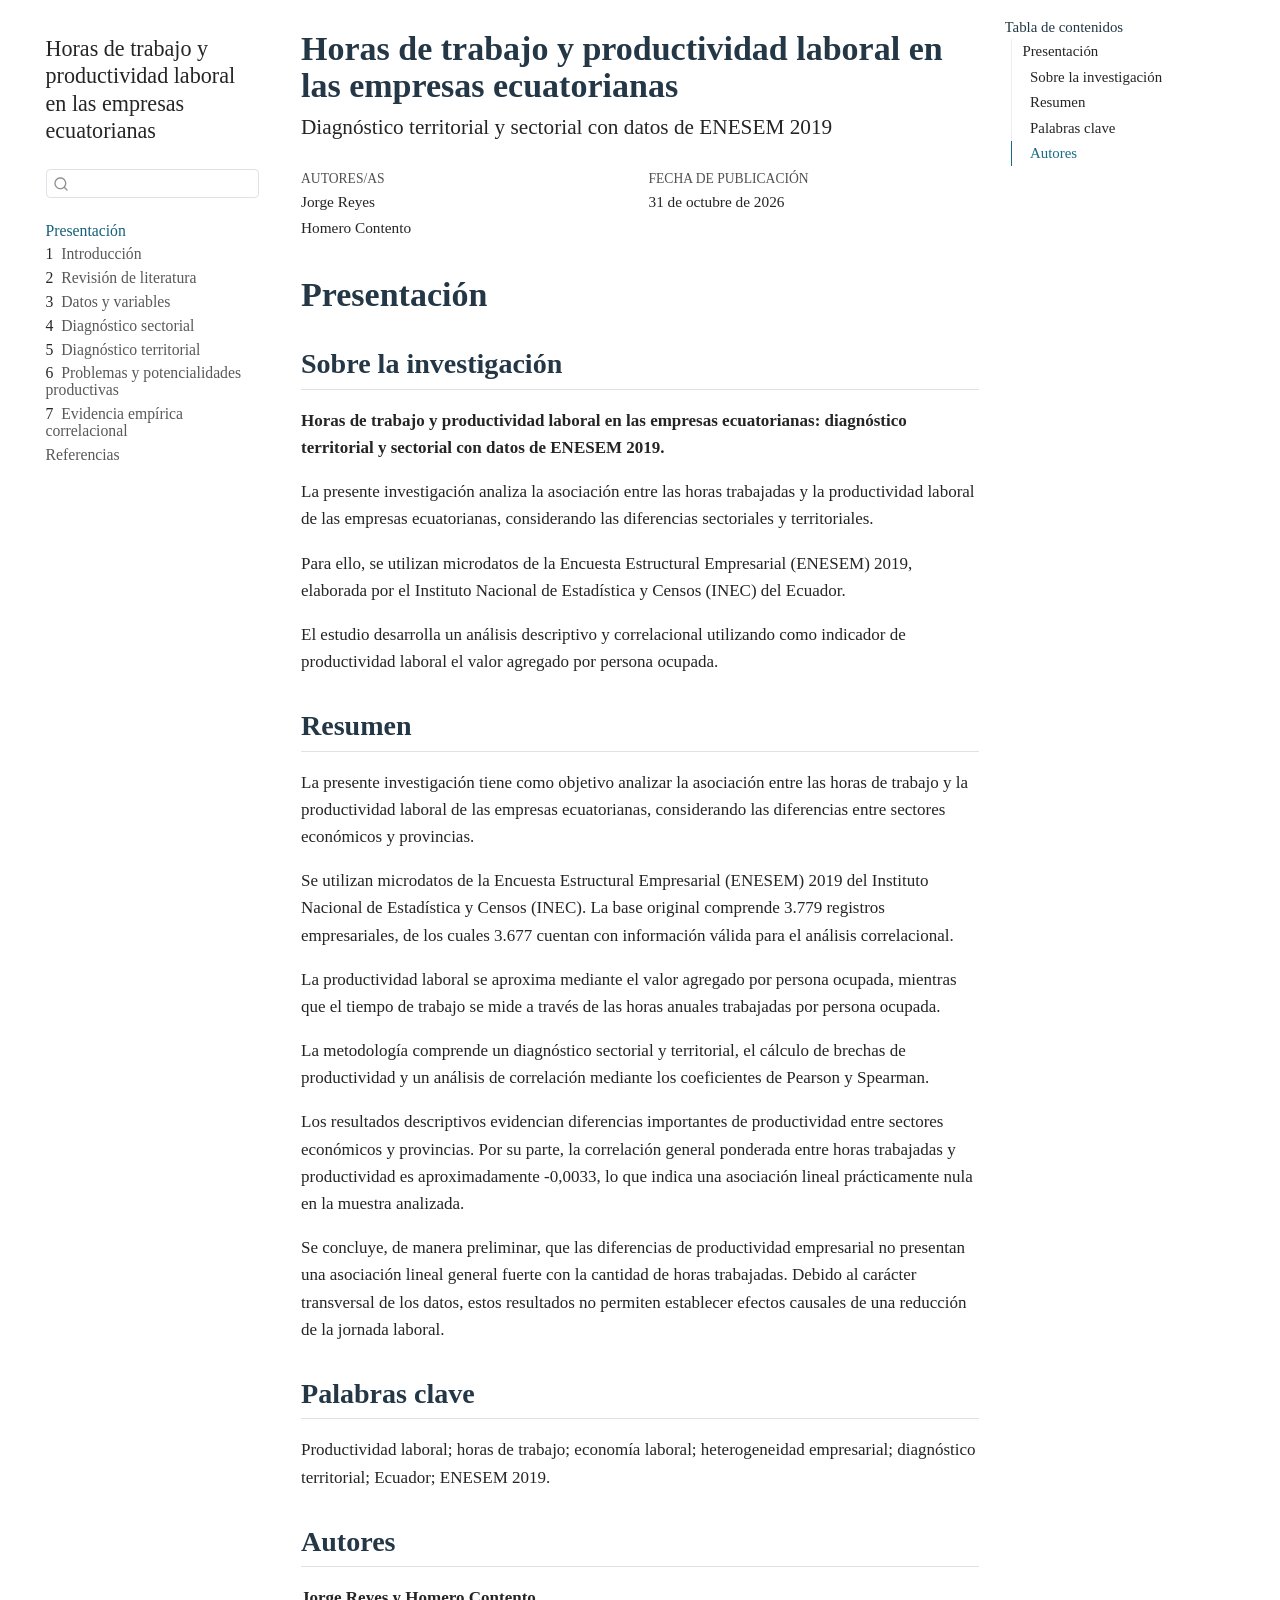
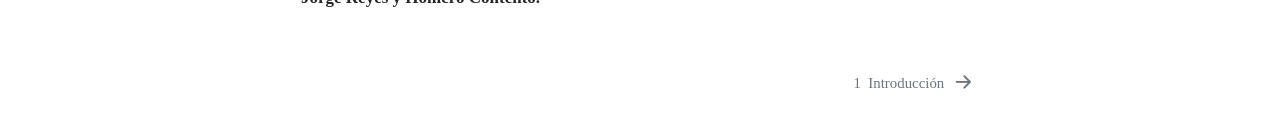
<file: _book/index.html>
<!DOCTYPE html>
<html xmlns="http://www.w3.org/1999/xhtml" lang="es" xml:lang="es"><head>

<meta charset="utf-8">
<meta name="generator" content="quarto-1.10.19">

<meta name="viewport" content="width=device-width, initial-scale=1.0, user-scalable=yes">

<meta name="author" content="Jorge Reyes">
<meta name="author" content="Homero Contento">

<title>Horas de trabajo y productividad laboral en las empresas ecuatorianas</title>
<style>
/* Default styles provided by pandoc.
** See https://pandoc.org/MANUAL.html#variables-for-html for config info.
*/
span.smallcaps{font-variant: small-caps;}
div.columns{display: flex; gap: 1.5em;}
div.column{flex: auto;}
@media screen {
div.columns{gap: min(4vw, 1.5em);}
div.column{overflow-x: auto;}
}
div.hanging-indent{margin-left: 1.5em; text-indent: -1.5em;}
ul.task-list{list-style: none;}
ul.task-list li input[type="checkbox"] {
  width: 0.8em;
  margin: 0 0.8em 0.2em -1em; /* quarto-specific, see https://github.com/quarto-dev/quarto-cli/issues/4556 */ 
  vertical-align: middle;
}
</style>


<script src="site_libs/quarto-nav/quarto-nav.js"></script>
<script src="site_libs/quarto-nav/headroom.min.js"></script>
<script src="site_libs/clipboard/clipboard.min.js"></script>
<script src="site_libs/quarto-search/autocomplete.umd.js"></script>
<script src="site_libs/quarto-search/fuse.min.js"></script>
<script src="site_libs/quarto-search/quarto-search.js"></script>
<meta name="quarto:offset" content="./">
<link href="./capitulos/introduccion.html" rel="next">
<script src="site_libs/quarto-html/quarto.js" type="module"></script>
<script src="site_libs/quarto-html/tabsets/tabsets.js" type="module"></script>
<script src="site_libs/quarto-html/popper.min.js"></script>
<script src="site_libs/quarto-html/tippy.umd.min.js"></script>
<script src="site_libs/quarto-html/anchor.min.js"></script>
<link href="site_libs/quarto-html/tippy.css" rel="stylesheet">
<link href="site_libs/quarto-html/quarto-syntax-highlighting-bf27225e3a48a9273f3daa8f8e829971.css" rel="stylesheet" id="quarto-text-highlighting-styles">
<script src="site_libs/bootstrap/bootstrap.min.js"></script>
<link href="site_libs/bootstrap/bootstrap-icons.css" rel="stylesheet">
<link href="site_libs/bootstrap/bootstrap-aad3a8566272ef59c8950213db6151b2.min.css" rel="stylesheet" append-hash="true" id="quarto-bootstrap" data-mode="light">
<script id="quarto-search-options" type="application/json">{
  "location": "sidebar",
  "copy-button": false,
  "collapse-after": 3,
  "panel-placement": "start",
  "type": "textbox",
  "limit": 50,
  "keyboard-shortcut": [
    "f",
    "/",
    "s"
  ],
  "show-item-context": false,
  "language": {
    "search-no-results-text": "No se han encontrado resultados",
    "search-matching-documents-text": "documentos encontrados",
    "search-copy-link-title": "Copiar el enlace en la búsqueda",
    "search-hide-matches-text": "Ocultar resultados adicionales",
    "search-more-match-text": "resultado adicional en este documento",
    "search-more-matches-text": "resultados adicionales en este documento",
    "search-clear-button-title": "Borrar",
    "search-text-placeholder": "",
    "search-detached-cancel-button-title": "Cancelar",
    "search-submit-button-title": "Enviar",
    "search-label": "Buscar"
  }
}</script>


</head>

<body class="nav-sidebar floating quarto-light">

<div id="quarto-search-results"></div>
  <header id="quarto-header" class="headroom fixed-top">
  <nav class="quarto-secondary-nav">
    <div class="container-fluid d-flex">
      <button type="button" class="quarto-btn-toggle btn" data-bs-toggle="collapse" role="button" data-bs-target=".quarto-sidebar-collapse-item" aria-controls="quarto-sidebar" aria-expanded="false" aria-label="Alternar barra lateral" onclick="if (window.quartoToggleHeadroom) { window.quartoToggleHeadroom(); }">
        <i class="bi bi-layout-text-sidebar-reverse"></i>
      </button>
        <nav class="quarto-page-breadcrumbs" aria-label="breadcrumb"><ol class="breadcrumb"><li class="breadcrumb-item"><a href="./index.html">Presentación</a></li></ol></nav>
        <a class="flex-grow-1" role="navigation" data-bs-toggle="collapse" data-bs-target=".quarto-sidebar-collapse-item" aria-controls="quarto-sidebar" aria-expanded="false" aria-label="Alternar barra lateral" onclick="if (window.quartoToggleHeadroom) { window.quartoToggleHeadroom(); }">      
        </a>
      <button type="button" class="btn quarto-search-button" aria-label="Buscar" onclick="window.quartoOpenSearch();">
        <i class="bi bi-search"></i>
      </button>
    </div>
  </nav>
</header>
<!-- content -->
<div id="quarto-content" class="quarto-container page-columns page-rows-contents page-layout-article">
<!-- sidebar -->
  <nav id="quarto-sidebar" class="sidebar collapse collapse-horizontal quarto-sidebar-collapse-item sidebar-navigation floating overflow-auto">
    <div class="pt-lg-2 mt-2 text-left sidebar-header">
    <div class="sidebar-title mb-0 py-0">
      <a href="./">Horas de trabajo y productividad laboral en las empresas ecuatorianas</a> 
    </div>
      </div>
        <div class="mt-2 flex-shrink-0 align-items-center">
        <div class="sidebar-search">
        <div id="quarto-search" class="" title="Buscar"></div>
        </div>
        </div>
    <div class="sidebar-menu-container"> 
    <ul class="list-unstyled mt-1">
        <li class="sidebar-item">
  <div class="sidebar-item-container"> 
  <a href="./index.html" class="sidebar-item-text sidebar-link active">
 <span class="menu-text">Presentación</span></a>
  </div>
</li>
        <li class="sidebar-item">
  <div class="sidebar-item-container"> 
  <a href="./capitulos/introduccion.html" class="sidebar-item-text sidebar-link">
 <span class="menu-text"><span class="chapter-number">1</span>&nbsp; <span class="chapter-title">Introducción</span></span></a>
  </div>
</li>
        <li class="sidebar-item">
  <div class="sidebar-item-container"> 
  <a href="./capitulos/revision_literatura.html" class="sidebar-item-text sidebar-link">
 <span class="menu-text"><span class="chapter-number">2</span>&nbsp; <span class="chapter-title">Revisión de literatura</span></span></a>
  </div>
</li>
        <li class="sidebar-item">
  <div class="sidebar-item-container"> 
  <a href="./capitulos/datos_variables.html" class="sidebar-item-text sidebar-link">
 <span class="menu-text"><span class="chapter-number">3</span>&nbsp; <span class="chapter-title">Datos y variables</span></span></a>
  </div>
</li>
        <li class="sidebar-item">
  <div class="sidebar-item-container"> 
  <a href="./capitulos/diagnostico_sectorial.html" class="sidebar-item-text sidebar-link">
 <span class="menu-text"><span class="chapter-number">4</span>&nbsp; <span class="chapter-title">Diagnóstico sectorial</span></span></a>
  </div>
</li>
        <li class="sidebar-item">
  <div class="sidebar-item-container"> 
  <a href="./capitulos/diagnostico_territorial.html" class="sidebar-item-text sidebar-link">
 <span class="menu-text"><span class="chapter-number">5</span>&nbsp; <span class="chapter-title">Diagnóstico territorial</span></span></a>
  </div>
</li>
        <li class="sidebar-item">
  <div class="sidebar-item-container"> 
  <a href="./capitulos/problemas_potencialidades.html" class="sidebar-item-text sidebar-link">
 <span class="menu-text"><span class="chapter-number">6</span>&nbsp; <span class="chapter-title">Problemas y potencialidades productivas</span></span></a>
  </div>
</li>
        <li class="sidebar-item">
  <div class="sidebar-item-container"> 
  <a href="./capitulos/evidencia_correlacional.html" class="sidebar-item-text sidebar-link">
 <span class="menu-text"><span class="chapter-number">7</span>&nbsp; <span class="chapter-title">Evidencia empírica correlacional</span></span></a>
  </div>
</li>
        <li class="sidebar-item">
  <div class="sidebar-item-container"> 
  <a href="./capitulos/referencias.html" class="sidebar-item-text sidebar-link">
 <span class="menu-text">Referencias</span></a>
  </div>
</li>
    </ul>
    </div>
</nav>
<div id="quarto-sidebar-glass" class="quarto-sidebar-collapse-item" data-bs-toggle="collapse" data-bs-target=".quarto-sidebar-collapse-item"></div>
<!-- margin-sidebar -->
    <div id="quarto-margin-sidebar" class="sidebar margin-sidebar">
        <nav id="TOC" role="doc-toc" class="toc-active">
    <h2 id="toc-title">Tabla de contenidos</h2>
   
  <ul>
  <li><a href="#presentación" id="toc-presentación" class="nav-link active" data-scroll-target="#presentación">Presentación</a>
  <ul class="collapse">
  <li><a href="#sobre-la-investigación" id="toc-sobre-la-investigación" class="nav-link" data-scroll-target="#sobre-la-investigación">Sobre la investigación</a></li>
  <li><a href="#resumen" id="toc-resumen" class="nav-link" data-scroll-target="#resumen">Resumen</a></li>
  <li><a href="#palabras-clave" id="toc-palabras-clave" class="nav-link" data-scroll-target="#palabras-clave">Palabras clave</a></li>
  <li><a href="#autores" id="toc-autores" class="nav-link" data-scroll-target="#autores">Autores</a></li>
  </ul></li>
  </ul>
</nav>
    </div>
<!-- main -->
<main class="content" id="quarto-document-content">

<header id="title-block-header" class="quarto-title-block default">
<div class="quarto-title">
<h1 class="title">Horas de trabajo y productividad laboral en las empresas ecuatorianas</h1>
<p class="subtitle lead">Diagnóstico territorial y sectorial con datos de ENESEM 2019</p>
</div>



<div class="quarto-title-meta">

    <div>
    <div class="quarto-title-meta-heading">Autores/as</div>
    <div class="quarto-title-meta-contents">
             <p>Jorge Reyes </p>
             <p>Homero Contento </p>
          </div>
  </div>
    
    <div>
    <div class="quarto-title-meta-heading">Fecha de publicación</div>
    <div class="quarto-title-meta-contents">
      <p class="date">31 de octubre de 2026</p>
    </div>
  </div>
  
    
  </div>
  


</header>


<section id="presentación" class="level1 unnumbered">
<h1 class="unnumbered">Presentación</h1>
<section id="sobre-la-investigación" class="level2">
<h2 class="anchored" data-anchor-id="sobre-la-investigación">Sobre la investigación</h2>
<p><strong>Horas de trabajo y productividad laboral en las empresas ecuatorianas: diagnóstico territorial y sectorial con datos de ENESEM 2019.</strong></p>
<p>La presente investigación analiza la asociación entre las horas trabajadas y la productividad laboral de las empresas ecuatorianas, considerando las diferencias sectoriales y territoriales.</p>
<p>Para ello, se utilizan microdatos de la Encuesta Estructural Empresarial (ENESEM) 2019, elaborada por el Instituto Nacional de Estadística y Censos (INEC) del Ecuador.</p>
<p>El estudio desarrolla un análisis descriptivo y correlacional utilizando como indicador de productividad laboral el valor agregado por persona ocupada.</p>
</section>
<section id="resumen" class="level2">
<h2 class="anchored" data-anchor-id="resumen">Resumen</h2>
<p>La presente investigación tiene como objetivo analizar la asociación entre las horas de trabajo y la productividad laboral de las empresas ecuatorianas, considerando las diferencias entre sectores económicos y provincias.</p>
<p>Se utilizan microdatos de la Encuesta Estructural Empresarial (ENESEM) 2019 del Instituto Nacional de Estadística y Censos (INEC). La base original comprende 3.779 registros empresariales, de los cuales 3.677 cuentan con información válida para el análisis correlacional.</p>
<p>La productividad laboral se aproxima mediante el valor agregado por persona ocupada, mientras que el tiempo de trabajo se mide a través de las horas anuales trabajadas por persona ocupada.</p>
<p>La metodología comprende un diagnóstico sectorial y territorial, el cálculo de brechas de productividad y un análisis de correlación mediante los coeficientes de Pearson y Spearman.</p>
<p>Los resultados descriptivos evidencian diferencias importantes de productividad entre sectores económicos y provincias. Por su parte, la correlación general ponderada entre horas trabajadas y productividad es aproximadamente -0,0033, lo que indica una asociación lineal prácticamente nula en la muestra analizada.</p>
<p>Se concluye, de manera preliminar, que las diferencias de productividad empresarial no presentan una asociación lineal general fuerte con la cantidad de horas trabajadas. Debido al carácter transversal de los datos, estos resultados no permiten establecer efectos causales de una reducción de la jornada laboral.</p>
</section>
<section id="palabras-clave" class="level2">
<h2 class="anchored" data-anchor-id="palabras-clave">Palabras clave</h2>
<p>Productividad laboral; horas de trabajo; economía laboral; heterogeneidad empresarial; diagnóstico territorial; Ecuador; ENESEM 2019.</p>
<!-- ## Organización del documento -->
<!-- El documento presenta la introducción y los objetivos de investigación, la revisión de literatura, la descripción de los datos y variables, los diagnósticos sectorial y territorial, la identificación de problemas y potencialidades y el análisis de evidencia correlacional. -->
<!-- Las tablas, figuras y resultados se generan a partir del procesamiento de los microdatos de ENESEM 2019 mediante el lenguaje de programación R. -->
</section>
<section id="autores" class="level2">
<h2 class="anchored" data-anchor-id="autores">Autores</h2>
<p><strong>Jorge Reyes y Homero Contento.</strong></p>


</section>
</section>

</main> <!-- /main -->
<script id="quarto-html-after-body" type="application/javascript">
  window.document.addEventListener("DOMContentLoaded", function (event) {
    const icon = "";
    const anchorJS = new window.AnchorJS();
    anchorJS.options = {
      placement: 'right',
      icon: icon
    };
    anchorJS.add('.anchored');
    const isCodeAnnotation = (el) => {
      for (const clz of el.classList) {
        if (clz.startsWith('code-annotation-')) {                     
          return true;
        }
      }
      return false;
    }
    const onCopySuccess = function(e) {
      // button target
      const button = e.trigger;
      // don't keep focus
      button.blur();
      // flash "checked"
      button.classList.add('code-copy-button-checked');
      var currentTitle = button.getAttribute("title");
      button.setAttribute("title", "Copiado");
      let tooltip;
      if (window.bootstrap) {
        button.setAttribute("data-bs-toggle", "tooltip");
        button.setAttribute("data-bs-placement", "left");
        button.setAttribute("data-bs-title", "Copiado");
        tooltip = new bootstrap.Tooltip(button, 
          { trigger: "manual", 
            customClass: "code-copy-button-tooltip",
            offset: [0, -8]});
        tooltip.show();    
      }
      setTimeout(function() {
        if (tooltip) {
          tooltip.hide();
          button.removeAttribute("data-bs-title");
          button.removeAttribute("data-bs-toggle");
          button.removeAttribute("data-bs-placement");
        }
        button.setAttribute("title", currentTitle);
        button.classList.remove('code-copy-button-checked');
      }, 1000);
      // clear code selection
      e.clearSelection();
    }
    const getTextToCopy = function(trigger) {
      const outerScaffold = trigger.parentElement.cloneNode(true);
      const codeEl = outerScaffold.querySelector('code');
      for (const childEl of codeEl.children) {
        if (isCodeAnnotation(childEl)) {
          childEl.remove();
        }
      }
      return codeEl.innerText;
    }
    const clipboard = new window.ClipboardJS('.code-copy-button:not([data-in-quarto-modal])', {
      text: getTextToCopy
    });
    clipboard.on('success', onCopySuccess);
    if (window.document.getElementById('quarto-embedded-source-code-modal')) {
      const clipboardModal = new window.ClipboardJS('.code-copy-button[data-in-quarto-modal]', {
        text: getTextToCopy,
        container: window.document.getElementById('quarto-embedded-source-code-modal')
      });
      clipboardModal.on('success', onCopySuccess);
    }
      var localhostRegex = new RegExp(/^(?:http|https):\/\/localhost\:?[0-9]*\//);
      var mailtoRegex = new RegExp(/^mailto:/);
        var filterRegex = new RegExp('/' + window.location.host + '/');
      var isInternal = (href) => {
          return filterRegex.test(href) || localhostRegex.test(href) || mailtoRegex.test(href);
      }
      // Inspect non-navigation links and adorn them if external
     var links = window.document.querySelectorAll('a[href]:not(.nav-link):not(.navbar-brand):not(.toc-action):not(.sidebar-link):not(.sidebar-item-toggle):not(.pagination-link):not(.no-external):not([aria-hidden]):not(.dropdown-item):not(.quarto-navigation-tool):not(.about-link)');
      for (var i=0; i<links.length; i++) {
        const link = links[i];
        if (!isInternal(link.href)) {
          // undo the damage that might have been done by quarto-nav.js in the case of
          // links that we want to consider external
          if (link.dataset.originalHref !== undefined) {
            link.href = link.dataset.originalHref;
          }
        }
      }
    function tippyHover(el, contentFn, onTriggerFn, onUntriggerFn) {
      const config = {
        allowHTML: true,
        maxWidth: 500,
        delay: 100,
        arrow: false,
        appendTo: function(el) {
            return el.parentElement;
        },
        interactive: true,
        interactiveBorder: 10,
        theme: 'quarto',
        placement: 'bottom-start',
      };
      if (contentFn) {
        config.content = contentFn;
      }
      if (onTriggerFn) {
        config.onTrigger = onTriggerFn;
      }
      if (onUntriggerFn) {
        config.onUntrigger = onUntriggerFn;
      }
      window.tippy(el, config); 
    }
    const noterefs = window.document.querySelectorAll('a[role="doc-noteref"]');
    for (var i=0; i<noterefs.length; i++) {
      const ref = noterefs[i];
      tippyHover(ref, function() {
        // use id or data attribute instead here
        let href = ref.getAttribute('data-footnote-href') || ref.getAttribute('href');
        try { href = new URL(href).hash; } catch {}
        const id = href.replace(/^#\/?/, "");
        const note = window.document.getElementById(id);
        if (note) {
          return note.innerHTML;
        } else {
          return "";
        }
      });
    }
    const xrefs = window.document.querySelectorAll('a.quarto-xref');
    const processXRef = (id, note) => {
      // Strip column container classes
      const stripColumnClz = (el) => {
        el.classList.remove("page-full", "page-columns");
        if (el.children) {
          for (const child of el.children) {
            stripColumnClz(child);
          }
        }
      }
      stripColumnClz(note)
      if (id === null || id.startsWith('sec-')) {
        // Special case sections, only their first couple elements
        const container = document.createElement("div");
        if (note.children && note.children.length > 2) {
          container.appendChild(note.children[0].cloneNode(true));
          for (let i = 1; i < note.children.length; i++) {
            const child = note.children[i];
            if (child.tagName === "P" && child.innerText === "") {
              continue;
            } else {
              container.appendChild(child.cloneNode(true));
              break;
            }
          }
          if (window.Quarto?.typesetMath) {
            window.Quarto.typesetMath(container);
          }
          return container.innerHTML
        } else {
          if (window.Quarto?.typesetMath) {
            window.Quarto.typesetMath(note);
          }
          return note.innerHTML;
        }
      } else {
        // Remove any anchor links if they are present
        const anchorLink = note.querySelector('a.anchorjs-link');
        if (anchorLink) {
          anchorLink.remove();
        }
        if (window.Quarto?.typesetMath) {
          window.Quarto.typesetMath(note);
        }
        if (note.classList.contains("callout")) {
          return note.outerHTML;
        } else {
          return note.innerHTML;
        }
      }
    }
    for (var i=0; i<xrefs.length; i++) {
      const xref = xrefs[i];
      tippyHover(xref, undefined, function(instance) {
        instance.disable();
        let url = xref.getAttribute('href');
        let hash = undefined; 
        if (url.startsWith('#')) {
          hash = url;
        } else {
          try { hash = new URL(url).hash; } catch {}
        }
        if (hash) {
          const id = hash.replace(/^#\/?/, "");
          const note = window.document.getElementById(id);
          if (note !== null) {
            try {
              const html = processXRef(id, note.cloneNode(true));
              instance.setContent(html);
            } finally {
              instance.enable();
              instance.show();
            }
          } else {
            // See if we can fetch this
            fetch(url.split('#')[0])
            .then(res => res.text())
            .then(html => {
              const parser = new DOMParser();
              const htmlDoc = parser.parseFromString(html, "text/html");
              const note = htmlDoc.getElementById(id);
              if (note !== null) {
                const html = processXRef(id, note);
                instance.setContent(html);
              } 
            }).finally(() => {
              instance.enable();
              instance.show();
            });
          }
        } else {
          // See if we can fetch a full url (with no hash to target)
          // This is a special case and we should probably do some content thinning / targeting
          fetch(url)
          .then(res => res.text())
          .then(html => {
            const parser = new DOMParser();
            const htmlDoc = parser.parseFromString(html, "text/html");
            const note = htmlDoc.querySelector('main.content');
            if (note !== null) {
              // This should only happen for chapter cross references
              // (since there is no id in the URL)
              // remove the first header
              if (note.children.length > 0 && note.children[0].tagName === "HEADER") {
                note.children[0].remove();
              }
              const html = processXRef(null, note);
              instance.setContent(html);
            } 
          }).finally(() => {
            instance.enable();
            instance.show();
          });
        }
      }, function(instance) {
      });
    }
        let selectedAnnoteEl;
        const selectorForAnnotation = ( cell, annotation) => {
          let cellAttr = 'data-code-cell="' + cell + '"';
          let lineAttr = 'data-code-annotation="' +  annotation + '"';
          const selector = 'span[' + cellAttr + '][' + lineAttr + ']';
          return selector;
        }
        const selectCodeLines = (annoteEl) => {
          const doc = window.document;
          const targetCell = annoteEl.getAttribute("data-target-cell");
          const targetAnnotation = annoteEl.getAttribute("data-target-annotation");
          const annoteSpan = window.document.querySelector(selectorForAnnotation(targetCell, targetAnnotation));
          const lines = annoteSpan.getAttribute("data-code-lines").split(",");
          const lineIds = lines.map((line) => {
            return targetCell + "-" + line;
          })
          let top = null;
          let height = null;
          let parent = null;
          if (lineIds.length > 0) {
              //compute the position of the single el (top and bottom and make a div)
              const el = window.document.getElementById(lineIds[0]);
              top = el.offsetTop;
              height = el.offsetHeight;
              parent = el.parentElement.parentElement;
            if (lineIds.length > 1) {
              const lastEl = window.document.getElementById(lineIds[lineIds.length - 1]);
              const bottom = lastEl.offsetTop + lastEl.offsetHeight;
              height = bottom - top;
            }
            if (top !== null && height !== null && parent !== null) {
              // cook up a div (if necessary) and position it 
              let div = window.document.getElementById("code-annotation-line-highlight");
              if (div === null) {
                div = window.document.createElement("div");
                div.setAttribute("id", "code-annotation-line-highlight");
                div.style.position = 'absolute';
                parent.appendChild(div);
              }
              div.style.top = top - 2 + "px";
              div.style.height = height + 4 + "px";
              div.style.left = 0;
              let gutterDiv = window.document.getElementById("code-annotation-line-highlight-gutter");
              if (gutterDiv === null) {
                gutterDiv = window.document.createElement("div");
                gutterDiv.setAttribute("id", "code-annotation-line-highlight-gutter");
                gutterDiv.style.position = 'absolute';
                const codeCell = window.document.getElementById(targetCell);
                const gutter = codeCell.querySelector('.code-annotation-gutter');
                gutter.appendChild(gutterDiv);
              }
              gutterDiv.style.top = top - 2 + "px";
              gutterDiv.style.height = height + 4 + "px";
            }
            selectedAnnoteEl = annoteEl;
          }
        };
        const unselectCodeLines = () => {
          const elementsIds = ["code-annotation-line-highlight", "code-annotation-line-highlight-gutter"];
          elementsIds.forEach((elId) => {
            const div = window.document.getElementById(elId);
            if (div) {
              div.remove();
            }
          });
          selectedAnnoteEl = undefined;
        };
          // Handle positioning of the toggle
      window.addEventListener(
        "resize",
        throttle(() => {
          elRect = undefined;
          if (selectedAnnoteEl) {
            selectCodeLines(selectedAnnoteEl);
          }
        }, 10)
      );
      function throttle(fn, ms) {
      let throttle = false;
      let timer;
        return (...args) => {
          if(!throttle) { // first call gets through
              fn.apply(this, args);
              throttle = true;
          } else { // all the others get throttled
              if(timer) clearTimeout(timer); // cancel #2
              timer = setTimeout(() => {
                fn.apply(this, args);
                timer = throttle = false;
              }, ms);
          }
        };
      }
        // Attach click handler to the DT
        const annoteDls = window.document.querySelectorAll('dt[data-target-cell]');
        for (const annoteDlNode of annoteDls) {
          annoteDlNode.addEventListener('click', (event) => {
            const clickedEl = event.target;
            if (clickedEl !== selectedAnnoteEl) {
              unselectCodeLines();
              const activeEl = window.document.querySelector('dt[data-target-cell].code-annotation-active');
              if (activeEl) {
                activeEl.classList.remove('code-annotation-active');
              }
              selectCodeLines(clickedEl);
              clickedEl.classList.add('code-annotation-active');
            } else {
              // Unselect the line
              unselectCodeLines();
              clickedEl.classList.remove('code-annotation-active');
            }
          });
        }
    const findCites = (el) => {
      const parentEl = el.parentElement;
      if (parentEl) {
        const cites = parentEl.dataset.cites;
        if (cites) {
          return {
            el,
            cites: cites.split(' ')
          };
        } else {
          return findCites(el.parentElement)
        }
      } else {
        return undefined;
      }
    };
    var bibliorefs = window.document.querySelectorAll('a[role="doc-biblioref"]');
    for (var i=0; i<bibliorefs.length; i++) {
      const ref = bibliorefs[i];
      const citeInfo = findCites(ref);
      if (citeInfo) {
        tippyHover(citeInfo.el, function() {
          var popup = window.document.createElement('div');
          citeInfo.cites.forEach(function(cite) {
            var citeDiv = window.document.createElement('div');
            citeDiv.classList.add('hanging-indent');
            citeDiv.classList.add('csl-entry');
            var biblioDiv = window.document.getElementById('ref-' + cite);
            if (biblioDiv) {
              citeDiv.innerHTML = biblioDiv.innerHTML;
            }
            popup.appendChild(citeDiv);
          });
          return popup.innerHTML;
        });
      }
    }
  });
  </script>
<nav class="page-navigation">
  <div class="nav-page nav-page-previous">
  </div>
  <div class="nav-page nav-page-next">
      <a href="./capitulos/introduccion.html" class="pagination-link" aria-label="Introducción">
        <span class="nav-page-text"><span class="chapter-number">1</span>&nbsp; <span class="chapter-title">Introducción</span></span> <i class="bi bi-arrow-right-short"></i>
      </a>
  </div>
</nav>
</div> <!-- /content -->




</body></html>
</file>
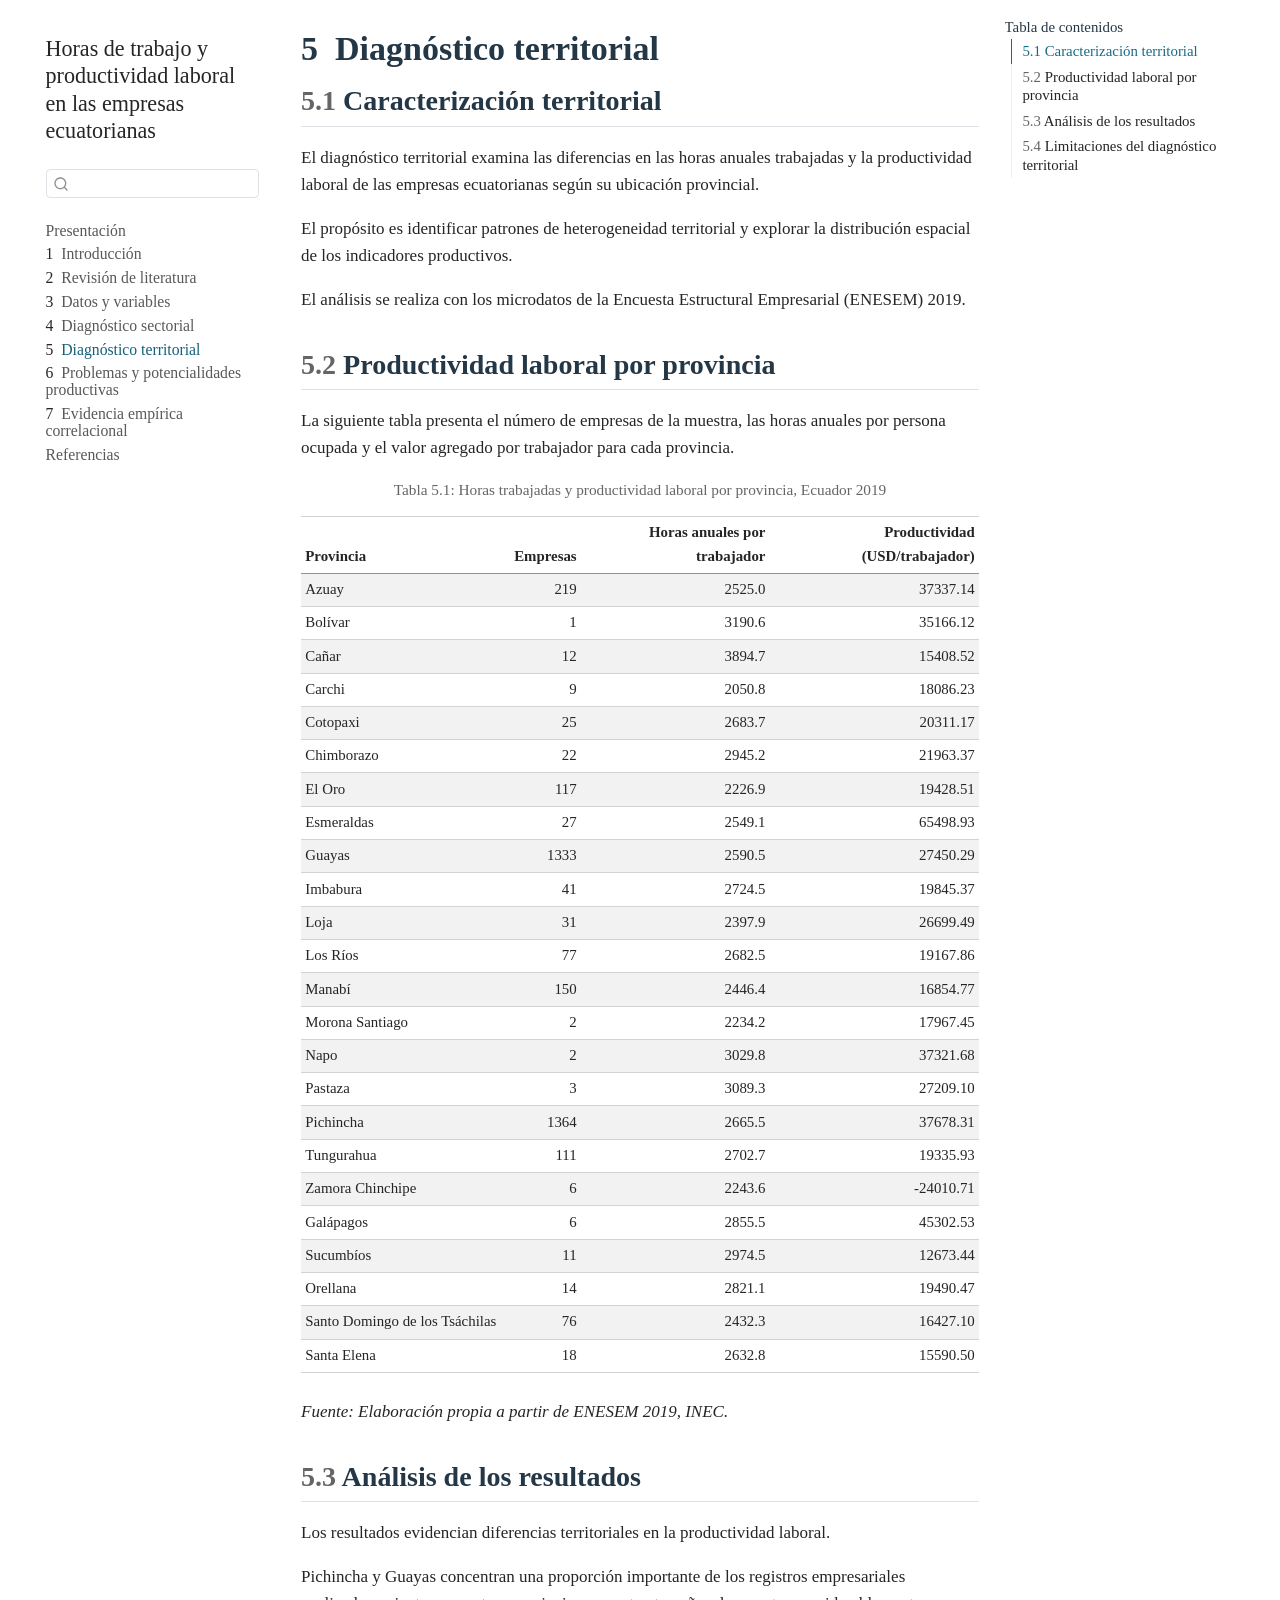
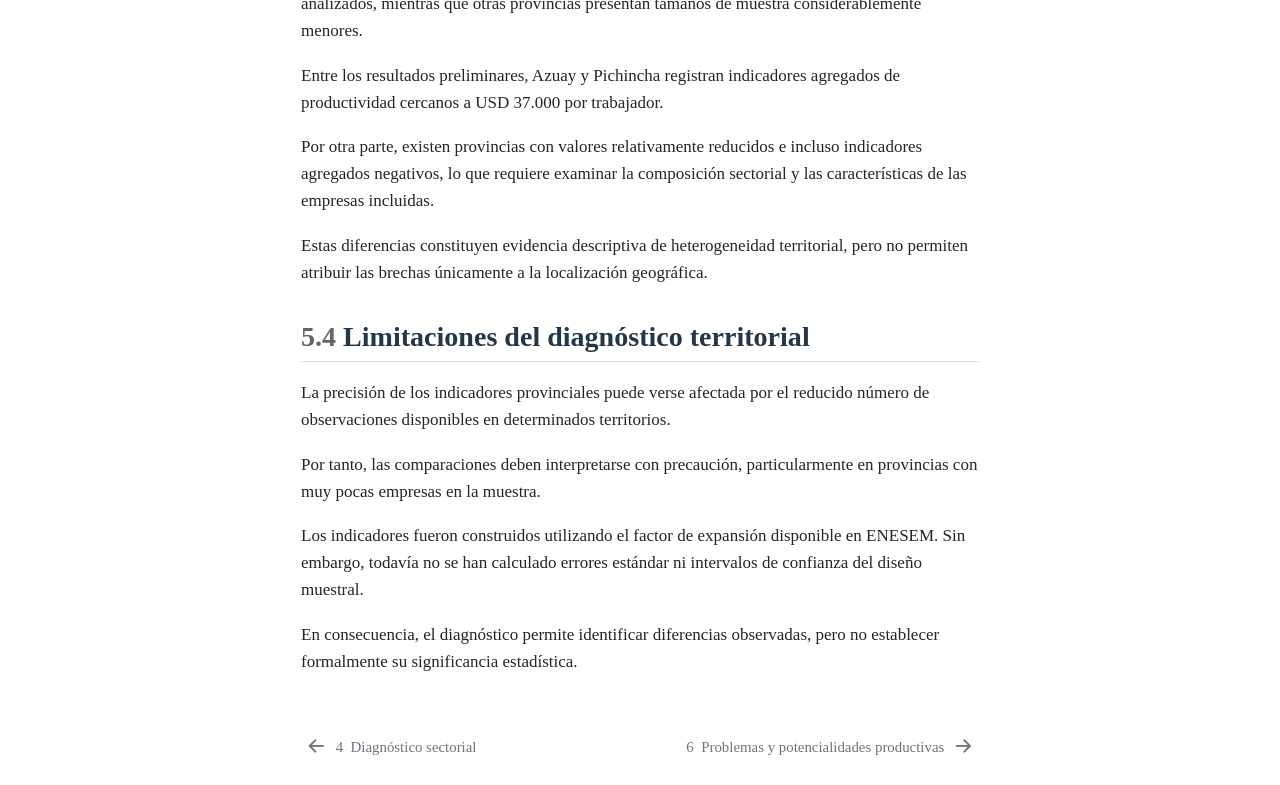
<file: _book/capitulos/diagnostico_territorial.html>
<!DOCTYPE html>
<html xmlns="http://www.w3.org/1999/xhtml" lang="es" xml:lang="es"><head>

<meta charset="utf-8">
<meta name="generator" content="quarto-1.10.19">

<meta name="viewport" content="width=device-width, initial-scale=1.0, user-scalable=yes">


<title>5&nbsp; Diagnóstico territorial – Horas de trabajo y productividad laboral en las empresas ecuatorianas</title>
<style>
/* Default styles provided by pandoc.
** See https://pandoc.org/MANUAL.html#variables-for-html for config info.
*/
span.smallcaps{font-variant: small-caps;}
div.columns{display: flex; gap: 1.5em;}
div.column{flex: auto;}
@media screen {
div.columns{gap: min(4vw, 1.5em);}
div.column{overflow-x: auto;}
}
div.hanging-indent{margin-left: 1.5em; text-indent: -1.5em;}
ul.task-list{list-style: none;}
ul.task-list li input[type="checkbox"] {
  width: 0.8em;
  margin: 0 0.8em 0.2em -1em; /* quarto-specific, see https://github.com/quarto-dev/quarto-cli/issues/4556 */ 
  vertical-align: middle;
}
</style>


<script src="../site_libs/quarto-nav/quarto-nav.js"></script>
<script src="../site_libs/quarto-nav/headroom.min.js"></script>
<script src="../site_libs/clipboard/clipboard.min.js"></script>
<script src="../site_libs/quarto-search/autocomplete.umd.js"></script>
<script src="../site_libs/quarto-search/fuse.min.js"></script>
<script src="../site_libs/quarto-search/quarto-search.js"></script>
<meta name="quarto:offset" content="../">
<link href="../capitulos/problemas_potencialidades.html" rel="next">
<link href="../capitulos/diagnostico_sectorial.html" rel="prev">
<script src="../site_libs/quarto-html/quarto.js" type="module"></script>
<script src="../site_libs/quarto-html/tabsets/tabsets.js" type="module"></script>
<script src="../site_libs/quarto-html/popper.min.js"></script>
<script src="../site_libs/quarto-html/tippy.umd.min.js"></script>
<script src="../site_libs/quarto-html/anchor.min.js"></script>
<link href="../site_libs/quarto-html/tippy.css" rel="stylesheet">
<link href="../site_libs/quarto-html/quarto-syntax-highlighting-bf27225e3a48a9273f3daa8f8e829971.css" rel="stylesheet" id="quarto-text-highlighting-styles">
<script src="../site_libs/bootstrap/bootstrap.min.js"></script>
<link href="../site_libs/bootstrap/bootstrap-icons.css" rel="stylesheet">
<link href="../site_libs/bootstrap/bootstrap-aad3a8566272ef59c8950213db6151b2.min.css" rel="stylesheet" append-hash="true" id="quarto-bootstrap" data-mode="light">
<script id="quarto-search-options" type="application/json">{
  "location": "sidebar",
  "copy-button": false,
  "collapse-after": 3,
  "panel-placement": "start",
  "type": "textbox",
  "limit": 50,
  "keyboard-shortcut": [
    "f",
    "/",
    "s"
  ],
  "show-item-context": false,
  "language": {
    "search-no-results-text": "No se han encontrado resultados",
    "search-matching-documents-text": "documentos encontrados",
    "search-copy-link-title": "Copiar el enlace en la búsqueda",
    "search-hide-matches-text": "Ocultar resultados adicionales",
    "search-more-match-text": "resultado adicional en este documento",
    "search-more-matches-text": "resultados adicionales en este documento",
    "search-clear-button-title": "Borrar",
    "search-text-placeholder": "",
    "search-detached-cancel-button-title": "Cancelar",
    "search-submit-button-title": "Enviar",
    "search-label": "Buscar"
  }
}</script>


</head>

<body class="nav-sidebar floating quarto-light">

<div id="quarto-search-results"></div>
  <header id="quarto-header" class="headroom fixed-top">
  <nav class="quarto-secondary-nav">
    <div class="container-fluid d-flex">
      <button type="button" class="quarto-btn-toggle btn" data-bs-toggle="collapse" role="button" data-bs-target=".quarto-sidebar-collapse-item" aria-controls="quarto-sidebar" aria-expanded="false" aria-label="Alternar barra lateral" onclick="if (window.quartoToggleHeadroom) { window.quartoToggleHeadroom(); }">
        <i class="bi bi-layout-text-sidebar-reverse"></i>
      </button>
        <nav class="quarto-page-breadcrumbs" aria-label="breadcrumb"><ol class="breadcrumb"><li class="breadcrumb-item"><a href="../capitulos/diagnostico_territorial.html"><span class="chapter-number">5</span>&nbsp; <span class="chapter-title">Diagnóstico territorial</span></a></li></ol></nav>
        <a class="flex-grow-1" role="navigation" data-bs-toggle="collapse" data-bs-target=".quarto-sidebar-collapse-item" aria-controls="quarto-sidebar" aria-expanded="false" aria-label="Alternar barra lateral" onclick="if (window.quartoToggleHeadroom) { window.quartoToggleHeadroom(); }">      
        </a>
      <button type="button" class="btn quarto-search-button" aria-label="Buscar" onclick="window.quartoOpenSearch();">
        <i class="bi bi-search"></i>
      </button>
    </div>
  </nav>
</header>
<!-- content -->
<div id="quarto-content" class="quarto-container page-columns page-rows-contents page-layout-article">
<!-- sidebar -->
  <nav id="quarto-sidebar" class="sidebar collapse collapse-horizontal quarto-sidebar-collapse-item sidebar-navigation floating overflow-auto">
    <div class="pt-lg-2 mt-2 text-left sidebar-header">
    <div class="sidebar-title mb-0 py-0">
      <a href="../">Horas de trabajo y productividad laboral en las empresas ecuatorianas</a> 
    </div>
      </div>
        <div class="mt-2 flex-shrink-0 align-items-center">
        <div class="sidebar-search">
        <div id="quarto-search" class="" title="Buscar"></div>
        </div>
        </div>
    <div class="sidebar-menu-container"> 
    <ul class="list-unstyled mt-1">
        <li class="sidebar-item">
  <div class="sidebar-item-container"> 
  <a href="../index.html" class="sidebar-item-text sidebar-link">
 <span class="menu-text">Presentación</span></a>
  </div>
</li>
        <li class="sidebar-item">
  <div class="sidebar-item-container"> 
  <a href="../capitulos/introduccion.html" class="sidebar-item-text sidebar-link">
 <span class="menu-text"><span class="chapter-number">1</span>&nbsp; <span class="chapter-title">Introducción</span></span></a>
  </div>
</li>
        <li class="sidebar-item">
  <div class="sidebar-item-container"> 
  <a href="../capitulos/revision_literatura.html" class="sidebar-item-text sidebar-link">
 <span class="menu-text"><span class="chapter-number">2</span>&nbsp; <span class="chapter-title">Revisión de literatura</span></span></a>
  </div>
</li>
        <li class="sidebar-item">
  <div class="sidebar-item-container"> 
  <a href="../capitulos/datos_variables.html" class="sidebar-item-text sidebar-link">
 <span class="menu-text"><span class="chapter-number">3</span>&nbsp; <span class="chapter-title">Datos y variables</span></span></a>
  </div>
</li>
        <li class="sidebar-item">
  <div class="sidebar-item-container"> 
  <a href="../capitulos/diagnostico_sectorial.html" class="sidebar-item-text sidebar-link">
 <span class="menu-text"><span class="chapter-number">4</span>&nbsp; <span class="chapter-title">Diagnóstico sectorial</span></span></a>
  </div>
</li>
        <li class="sidebar-item">
  <div class="sidebar-item-container"> 
  <a href="../capitulos/diagnostico_territorial.html" class="sidebar-item-text sidebar-link active">
 <span class="menu-text"><span class="chapter-number">5</span>&nbsp; <span class="chapter-title">Diagnóstico territorial</span></span></a>
  </div>
</li>
        <li class="sidebar-item">
  <div class="sidebar-item-container"> 
  <a href="../capitulos/problemas_potencialidades.html" class="sidebar-item-text sidebar-link">
 <span class="menu-text"><span class="chapter-number">6</span>&nbsp; <span class="chapter-title">Problemas y potencialidades productivas</span></span></a>
  </div>
</li>
        <li class="sidebar-item">
  <div class="sidebar-item-container"> 
  <a href="../capitulos/evidencia_correlacional.html" class="sidebar-item-text sidebar-link">
 <span class="menu-text"><span class="chapter-number">7</span>&nbsp; <span class="chapter-title">Evidencia empírica correlacional</span></span></a>
  </div>
</li>
        <li class="sidebar-item">
  <div class="sidebar-item-container"> 
  <a href="../capitulos/referencias.html" class="sidebar-item-text sidebar-link">
 <span class="menu-text">Referencias</span></a>
  </div>
</li>
    </ul>
    </div>
</nav>
<div id="quarto-sidebar-glass" class="quarto-sidebar-collapse-item" data-bs-toggle="collapse" data-bs-target=".quarto-sidebar-collapse-item"></div>
<!-- margin-sidebar -->
    <div id="quarto-margin-sidebar" class="sidebar margin-sidebar">
        <nav id="TOC" role="doc-toc" class="toc-active">
    <h2 id="toc-title">Tabla de contenidos</h2>
   
  <ul>
  <li><a href="#caracterización-territorial" id="toc-caracterización-territorial" class="nav-link active" data-scroll-target="#caracterización-territorial"><span class="header-section-number">5.1</span> Caracterización territorial</a></li>
  <li><a href="#productividad-laboral-por-provincia" id="toc-productividad-laboral-por-provincia" class="nav-link" data-scroll-target="#productividad-laboral-por-provincia"><span class="header-section-number">5.2</span> Productividad laboral por provincia</a></li>
  <li><a href="#análisis-de-los-resultados" id="toc-análisis-de-los-resultados" class="nav-link" data-scroll-target="#análisis-de-los-resultados"><span class="header-section-number">5.3</span> Análisis de los resultados</a></li>
  <li><a href="#limitaciones-del-diagnóstico-territorial" id="toc-limitaciones-del-diagnóstico-territorial" class="nav-link" data-scroll-target="#limitaciones-del-diagnóstico-territorial"><span class="header-section-number">5.4</span> Limitaciones del diagnóstico territorial</a></li>
  </ul>
</nav>
    </div>
<!-- main -->
<main class="content" id="quarto-document-content">

<header id="title-block-header" class="quarto-title-block default">
<div class="quarto-title">
<h1 class="title"><span class="chapter-number">5</span>&nbsp; <span class="chapter-title">Diagnóstico territorial</span></h1>
</div>



<div class="quarto-title-meta">

    
  
    
  </div>
  


</header>


<section id="caracterización-territorial" class="level2" data-number="5.1">
<h2 data-number="5.1" class="anchored" data-anchor-id="caracterización-territorial"><span class="header-section-number">5.1</span> Caracterización territorial</h2>
<p>El diagnóstico territorial examina las diferencias en las horas anuales trabajadas y la productividad laboral de las empresas ecuatorianas según su ubicación provincial.</p>
<p>El propósito es identificar patrones de heterogeneidad territorial y explorar la distribución espacial de los indicadores productivos.</p>
<p>El análisis se realiza con los microdatos de la Encuesta Estructural Empresarial (ENESEM) 2019.</p>
</section>
<section id="productividad-laboral-por-provincia" class="level2" data-number="5.2">
<h2 data-number="5.2" class="anchored" data-anchor-id="productividad-laboral-por-provincia"><span class="header-section-number">5.2</span> Productividad laboral por provincia</h2>
<p>La siguiente tabla presenta el número de empresas de la muestra, las horas anuales por persona ocupada y el valor agregado por trabajador para cada provincia.</p>
<div class="cell">
<div id="tbl-territorial" class="cell quarto-float quarto-figure quarto-figure-center anchored">
<figure class="quarto-float quarto-float-tbl figure">
<figcaption class="quarto-float-caption-top quarto-float-caption quarto-float-tbl" id="tbl-territorial-caption-0ceaefa1-69ba-4598-a22c-09a6ac19f8ca">
Tabla&nbsp;5.1: Horas trabajadas y productividad laboral por provincia, Ecuador 2019
</figcaption>
<div aria-describedby="tbl-territorial-caption-0ceaefa1-69ba-4598-a22c-09a6ac19f8ca">
<div class="cell-output-display">
<table class="cell caption-top table table-sm table-striped small">
<colgroup>
<col style="width: 31%">
<col style="width: 9%">
<col style="width: 28%">
<col style="width: 31%">
</colgroup>
<thead>
<tr class="header">
<th style="text-align: left;">Provincia</th>
<th style="text-align: right;">Empresas</th>
<th style="text-align: right;">Horas anuales por trabajador</th>
<th style="text-align: right;">Productividad (USD/trabajador)</th>
</tr>
</thead>
<tbody>
<tr class="odd">
<td style="text-align: left;">Azuay</td>
<td style="text-align: right;">219</td>
<td style="text-align: right;">2525.0</td>
<td style="text-align: right;">37337.14</td>
</tr>
<tr class="even">
<td style="text-align: left;">Bolívar</td>
<td style="text-align: right;">1</td>
<td style="text-align: right;">3190.6</td>
<td style="text-align: right;">35166.12</td>
</tr>
<tr class="odd">
<td style="text-align: left;">Cañar</td>
<td style="text-align: right;">12</td>
<td style="text-align: right;">3894.7</td>
<td style="text-align: right;">15408.52</td>
</tr>
<tr class="even">
<td style="text-align: left;">Carchi</td>
<td style="text-align: right;">9</td>
<td style="text-align: right;">2050.8</td>
<td style="text-align: right;">18086.23</td>
</tr>
<tr class="odd">
<td style="text-align: left;">Cotopaxi</td>
<td style="text-align: right;">25</td>
<td style="text-align: right;">2683.7</td>
<td style="text-align: right;">20311.17</td>
</tr>
<tr class="even">
<td style="text-align: left;">Chimborazo</td>
<td style="text-align: right;">22</td>
<td style="text-align: right;">2945.2</td>
<td style="text-align: right;">21963.37</td>
</tr>
<tr class="odd">
<td style="text-align: left;">El Oro</td>
<td style="text-align: right;">117</td>
<td style="text-align: right;">2226.9</td>
<td style="text-align: right;">19428.51</td>
</tr>
<tr class="even">
<td style="text-align: left;">Esmeraldas</td>
<td style="text-align: right;">27</td>
<td style="text-align: right;">2549.1</td>
<td style="text-align: right;">65498.93</td>
</tr>
<tr class="odd">
<td style="text-align: left;">Guayas</td>
<td style="text-align: right;">1333</td>
<td style="text-align: right;">2590.5</td>
<td style="text-align: right;">27450.29</td>
</tr>
<tr class="even">
<td style="text-align: left;">Imbabura</td>
<td style="text-align: right;">41</td>
<td style="text-align: right;">2724.5</td>
<td style="text-align: right;">19845.37</td>
</tr>
<tr class="odd">
<td style="text-align: left;">Loja</td>
<td style="text-align: right;">31</td>
<td style="text-align: right;">2397.9</td>
<td style="text-align: right;">26699.49</td>
</tr>
<tr class="even">
<td style="text-align: left;">Los Ríos</td>
<td style="text-align: right;">77</td>
<td style="text-align: right;">2682.5</td>
<td style="text-align: right;">19167.86</td>
</tr>
<tr class="odd">
<td style="text-align: left;">Manabí</td>
<td style="text-align: right;">150</td>
<td style="text-align: right;">2446.4</td>
<td style="text-align: right;">16854.77</td>
</tr>
<tr class="even">
<td style="text-align: left;">Morona Santiago</td>
<td style="text-align: right;">2</td>
<td style="text-align: right;">2234.2</td>
<td style="text-align: right;">17967.45</td>
</tr>
<tr class="odd">
<td style="text-align: left;">Napo</td>
<td style="text-align: right;">2</td>
<td style="text-align: right;">3029.8</td>
<td style="text-align: right;">37321.68</td>
</tr>
<tr class="even">
<td style="text-align: left;">Pastaza</td>
<td style="text-align: right;">3</td>
<td style="text-align: right;">3089.3</td>
<td style="text-align: right;">27209.10</td>
</tr>
<tr class="odd">
<td style="text-align: left;">Pichincha</td>
<td style="text-align: right;">1364</td>
<td style="text-align: right;">2665.5</td>
<td style="text-align: right;">37678.31</td>
</tr>
<tr class="even">
<td style="text-align: left;">Tungurahua</td>
<td style="text-align: right;">111</td>
<td style="text-align: right;">2702.7</td>
<td style="text-align: right;">19335.93</td>
</tr>
<tr class="odd">
<td style="text-align: left;">Zamora Chinchipe</td>
<td style="text-align: right;">6</td>
<td style="text-align: right;">2243.6</td>
<td style="text-align: right;">-24010.71</td>
</tr>
<tr class="even">
<td style="text-align: left;">Galápagos</td>
<td style="text-align: right;">6</td>
<td style="text-align: right;">2855.5</td>
<td style="text-align: right;">45302.53</td>
</tr>
<tr class="odd">
<td style="text-align: left;">Sucumbíos</td>
<td style="text-align: right;">11</td>
<td style="text-align: right;">2974.5</td>
<td style="text-align: right;">12673.44</td>
</tr>
<tr class="even">
<td style="text-align: left;">Orellana</td>
<td style="text-align: right;">14</td>
<td style="text-align: right;">2821.1</td>
<td style="text-align: right;">19490.47</td>
</tr>
<tr class="odd">
<td style="text-align: left;">Santo Domingo de los Tsáchilas</td>
<td style="text-align: right;">76</td>
<td style="text-align: right;">2432.3</td>
<td style="text-align: right;">16427.10</td>
</tr>
<tr class="even">
<td style="text-align: left;">Santa Elena</td>
<td style="text-align: right;">18</td>
<td style="text-align: right;">2632.8</td>
<td style="text-align: right;">15590.50</td>
</tr>
</tbody>
</table>
</div>
</div>
</figure>
</div>
</div>
<p><em>Fuente: Elaboración propia a partir de ENESEM 2019, INEC.</em></p>
</section>
<section id="análisis-de-los-resultados" class="level2" data-number="5.3">
<h2 data-number="5.3" class="anchored" data-anchor-id="análisis-de-los-resultados"><span class="header-section-number">5.3</span> Análisis de los resultados</h2>
<p>Los resultados evidencian diferencias territoriales en la productividad laboral.</p>
<p>Pichincha y Guayas concentran una proporción importante de los registros empresariales analizados, mientras que otras provincias presentan tamaños de muestra considerablemente menores.</p>
<p>Entre los resultados preliminares, Azuay y Pichincha registran indicadores agregados de productividad cercanos a USD 37.000 por trabajador.</p>
<p>Por otra parte, existen provincias con valores relativamente reducidos e incluso indicadores agregados negativos, lo que requiere examinar la composición sectorial y las características de las empresas incluidas.</p>
<p>Estas diferencias constituyen evidencia descriptiva de heterogeneidad territorial, pero no permiten atribuir las brechas únicamente a la localización geográfica.</p>
</section>
<section id="limitaciones-del-diagnóstico-territorial" class="level2" data-number="5.4">
<h2 data-number="5.4" class="anchored" data-anchor-id="limitaciones-del-diagnóstico-territorial"><span class="header-section-number">5.4</span> Limitaciones del diagnóstico territorial</h2>
<p>La precisión de los indicadores provinciales puede verse afectada por el reducido número de observaciones disponibles en determinados territorios.</p>
<p>Por tanto, las comparaciones deben interpretarse con precaución, particularmente en provincias con muy pocas empresas en la muestra.</p>
<p>Los indicadores fueron construidos utilizando el factor de expansión disponible en ENESEM. Sin embargo, todavía no se han calculado errores estándar ni intervalos de confianza del diseño muestral.</p>
<p>En consecuencia, el diagnóstico permite identificar diferencias observadas, pero no establecer formalmente su significancia estadística.</p>


</section>

</main> <!-- /main -->
<script id="quarto-html-after-body" type="application/javascript">
  window.document.addEventListener("DOMContentLoaded", function (event) {
    const icon = "";
    const anchorJS = new window.AnchorJS();
    anchorJS.options = {
      placement: 'right',
      icon: icon
    };
    anchorJS.add('.anchored');
    const isCodeAnnotation = (el) => {
      for (const clz of el.classList) {
        if (clz.startsWith('code-annotation-')) {                     
          return true;
        }
      }
      return false;
    }
    const onCopySuccess = function(e) {
      // button target
      const button = e.trigger;
      // don't keep focus
      button.blur();
      // flash "checked"
      button.classList.add('code-copy-button-checked');
      var currentTitle = button.getAttribute("title");
      button.setAttribute("title", "Copiado");
      let tooltip;
      if (window.bootstrap) {
        button.setAttribute("data-bs-toggle", "tooltip");
        button.setAttribute("data-bs-placement", "left");
        button.setAttribute("data-bs-title", "Copiado");
        tooltip = new bootstrap.Tooltip(button, 
          { trigger: "manual", 
            customClass: "code-copy-button-tooltip",
            offset: [0, -8]});
        tooltip.show();    
      }
      setTimeout(function() {
        if (tooltip) {
          tooltip.hide();
          button.removeAttribute("data-bs-title");
          button.removeAttribute("data-bs-toggle");
          button.removeAttribute("data-bs-placement");
        }
        button.setAttribute("title", currentTitle);
        button.classList.remove('code-copy-button-checked');
      }, 1000);
      // clear code selection
      e.clearSelection();
    }
    const getTextToCopy = function(trigger) {
      const outerScaffold = trigger.parentElement.cloneNode(true);
      const codeEl = outerScaffold.querySelector('code');
      for (const childEl of codeEl.children) {
        if (isCodeAnnotation(childEl)) {
          childEl.remove();
        }
      }
      return codeEl.innerText;
    }
    const clipboard = new window.ClipboardJS('.code-copy-button:not([data-in-quarto-modal])', {
      text: getTextToCopy
    });
    clipboard.on('success', onCopySuccess);
    if (window.document.getElementById('quarto-embedded-source-code-modal')) {
      const clipboardModal = new window.ClipboardJS('.code-copy-button[data-in-quarto-modal]', {
        text: getTextToCopy,
        container: window.document.getElementById('quarto-embedded-source-code-modal')
      });
      clipboardModal.on('success', onCopySuccess);
    }
      var localhostRegex = new RegExp(/^(?:http|https):\/\/localhost\:?[0-9]*\//);
      var mailtoRegex = new RegExp(/^mailto:/);
        var filterRegex = new RegExp('/' + window.location.host + '/');
      var isInternal = (href) => {
          return filterRegex.test(href) || localhostRegex.test(href) || mailtoRegex.test(href);
      }
      // Inspect non-navigation links and adorn them if external
     var links = window.document.querySelectorAll('a[href]:not(.nav-link):not(.navbar-brand):not(.toc-action):not(.sidebar-link):not(.sidebar-item-toggle):not(.pagination-link):not(.no-external):not([aria-hidden]):not(.dropdown-item):not(.quarto-navigation-tool):not(.about-link)');
      for (var i=0; i<links.length; i++) {
        const link = links[i];
        if (!isInternal(link.href)) {
          // undo the damage that might have been done by quarto-nav.js in the case of
          // links that we want to consider external
          if (link.dataset.originalHref !== undefined) {
            link.href = link.dataset.originalHref;
          }
        }
      }
    function tippyHover(el, contentFn, onTriggerFn, onUntriggerFn) {
      const config = {
        allowHTML: true,
        maxWidth: 500,
        delay: 100,
        arrow: false,
        appendTo: function(el) {
            return el.parentElement;
        },
        interactive: true,
        interactiveBorder: 10,
        theme: 'quarto',
        placement: 'bottom-start',
      };
      if (contentFn) {
        config.content = contentFn;
      }
      if (onTriggerFn) {
        config.onTrigger = onTriggerFn;
      }
      if (onUntriggerFn) {
        config.onUntrigger = onUntriggerFn;
      }
      window.tippy(el, config); 
    }
    const noterefs = window.document.querySelectorAll('a[role="doc-noteref"]');
    for (var i=0; i<noterefs.length; i++) {
      const ref = noterefs[i];
      tippyHover(ref, function() {
        // use id or data attribute instead here
        let href = ref.getAttribute('data-footnote-href') || ref.getAttribute('href');
        try { href = new URL(href).hash; } catch {}
        const id = href.replace(/^#\/?/, "");
        const note = window.document.getElementById(id);
        if (note) {
          return note.innerHTML;
        } else {
          return "";
        }
      });
    }
    const xrefs = window.document.querySelectorAll('a.quarto-xref');
    const processXRef = (id, note) => {
      // Strip column container classes
      const stripColumnClz = (el) => {
        el.classList.remove("page-full", "page-columns");
        if (el.children) {
          for (const child of el.children) {
            stripColumnClz(child);
          }
        }
      }
      stripColumnClz(note)
      if (id === null || id.startsWith('sec-')) {
        // Special case sections, only their first couple elements
        const container = document.createElement("div");
        if (note.children && note.children.length > 2) {
          container.appendChild(note.children[0].cloneNode(true));
          for (let i = 1; i < note.children.length; i++) {
            const child = note.children[i];
            if (child.tagName === "P" && child.innerText === "") {
              continue;
            } else {
              container.appendChild(child.cloneNode(true));
              break;
            }
          }
          if (window.Quarto?.typesetMath) {
            window.Quarto.typesetMath(container);
          }
          return container.innerHTML
        } else {
          if (window.Quarto?.typesetMath) {
            window.Quarto.typesetMath(note);
          }
          return note.innerHTML;
        }
      } else {
        // Remove any anchor links if they are present
        const anchorLink = note.querySelector('a.anchorjs-link');
        if (anchorLink) {
          anchorLink.remove();
        }
        if (window.Quarto?.typesetMath) {
          window.Quarto.typesetMath(note);
        }
        if (note.classList.contains("callout")) {
          return note.outerHTML;
        } else {
          return note.innerHTML;
        }
      }
    }
    for (var i=0; i<xrefs.length; i++) {
      const xref = xrefs[i];
      tippyHover(xref, undefined, function(instance) {
        instance.disable();
        let url = xref.getAttribute('href');
        let hash = undefined; 
        if (url.startsWith('#')) {
          hash = url;
        } else {
          try { hash = new URL(url).hash; } catch {}
        }
        if (hash) {
          const id = hash.replace(/^#\/?/, "");
          const note = window.document.getElementById(id);
          if (note !== null) {
            try {
              const html = processXRef(id, note.cloneNode(true));
              instance.setContent(html);
            } finally {
              instance.enable();
              instance.show();
            }
          } else {
            // See if we can fetch this
            fetch(url.split('#')[0])
            .then(res => res.text())
            .then(html => {
              const parser = new DOMParser();
              const htmlDoc = parser.parseFromString(html, "text/html");
              const note = htmlDoc.getElementById(id);
              if (note !== null) {
                const html = processXRef(id, note);
                instance.setContent(html);
              } 
            }).finally(() => {
              instance.enable();
              instance.show();
            });
          }
        } else {
          // See if we can fetch a full url (with no hash to target)
          // This is a special case and we should probably do some content thinning / targeting
          fetch(url)
          .then(res => res.text())
          .then(html => {
            const parser = new DOMParser();
            const htmlDoc = parser.parseFromString(html, "text/html");
            const note = htmlDoc.querySelector('main.content');
            if (note !== null) {
              // This should only happen for chapter cross references
              // (since there is no id in the URL)
              // remove the first header
              if (note.children.length > 0 && note.children[0].tagName === "HEADER") {
                note.children[0].remove();
              }
              const html = processXRef(null, note);
              instance.setContent(html);
            } 
          }).finally(() => {
            instance.enable();
            instance.show();
          });
        }
      }, function(instance) {
      });
    }
        let selectedAnnoteEl;
        const selectorForAnnotation = ( cell, annotation) => {
          let cellAttr = 'data-code-cell="' + cell + '"';
          let lineAttr = 'data-code-annotation="' +  annotation + '"';
          const selector = 'span[' + cellAttr + '][' + lineAttr + ']';
          return selector;
        }
        const selectCodeLines = (annoteEl) => {
          const doc = window.document;
          const targetCell = annoteEl.getAttribute("data-target-cell");
          const targetAnnotation = annoteEl.getAttribute("data-target-annotation");
          const annoteSpan = window.document.querySelector(selectorForAnnotation(targetCell, targetAnnotation));
          const lines = annoteSpan.getAttribute("data-code-lines").split(",");
          const lineIds = lines.map((line) => {
            return targetCell + "-" + line;
          })
          let top = null;
          let height = null;
          let parent = null;
          if (lineIds.length > 0) {
              //compute the position of the single el (top and bottom and make a div)
              const el = window.document.getElementById(lineIds[0]);
              top = el.offsetTop;
              height = el.offsetHeight;
              parent = el.parentElement.parentElement;
            if (lineIds.length > 1) {
              const lastEl = window.document.getElementById(lineIds[lineIds.length - 1]);
              const bottom = lastEl.offsetTop + lastEl.offsetHeight;
              height = bottom - top;
            }
            if (top !== null && height !== null && parent !== null) {
              // cook up a div (if necessary) and position it 
              let div = window.document.getElementById("code-annotation-line-highlight");
              if (div === null) {
                div = window.document.createElement("div");
                div.setAttribute("id", "code-annotation-line-highlight");
                div.style.position = 'absolute';
                parent.appendChild(div);
              }
              div.style.top = top - 2 + "px";
              div.style.height = height + 4 + "px";
              div.style.left = 0;
              let gutterDiv = window.document.getElementById("code-annotation-line-highlight-gutter");
              if (gutterDiv === null) {
                gutterDiv = window.document.createElement("div");
                gutterDiv.setAttribute("id", "code-annotation-line-highlight-gutter");
                gutterDiv.style.position = 'absolute';
                const codeCell = window.document.getElementById(targetCell);
                const gutter = codeCell.querySelector('.code-annotation-gutter');
                gutter.appendChild(gutterDiv);
              }
              gutterDiv.style.top = top - 2 + "px";
              gutterDiv.style.height = height + 4 + "px";
            }
            selectedAnnoteEl = annoteEl;
          }
        };
        const unselectCodeLines = () => {
          const elementsIds = ["code-annotation-line-highlight", "code-annotation-line-highlight-gutter"];
          elementsIds.forEach((elId) => {
            const div = window.document.getElementById(elId);
            if (div) {
              div.remove();
            }
          });
          selectedAnnoteEl = undefined;
        };
          // Handle positioning of the toggle
      window.addEventListener(
        "resize",
        throttle(() => {
          elRect = undefined;
          if (selectedAnnoteEl) {
            selectCodeLines(selectedAnnoteEl);
          }
        }, 10)
      );
      function throttle(fn, ms) {
      let throttle = false;
      let timer;
        return (...args) => {
          if(!throttle) { // first call gets through
              fn.apply(this, args);
              throttle = true;
          } else { // all the others get throttled
              if(timer) clearTimeout(timer); // cancel #2
              timer = setTimeout(() => {
                fn.apply(this, args);
                timer = throttle = false;
              }, ms);
          }
        };
      }
        // Attach click handler to the DT
        const annoteDls = window.document.querySelectorAll('dt[data-target-cell]');
        for (const annoteDlNode of annoteDls) {
          annoteDlNode.addEventListener('click', (event) => {
            const clickedEl = event.target;
            if (clickedEl !== selectedAnnoteEl) {
              unselectCodeLines();
              const activeEl = window.document.querySelector('dt[data-target-cell].code-annotation-active');
              if (activeEl) {
                activeEl.classList.remove('code-annotation-active');
              }
              selectCodeLines(clickedEl);
              clickedEl.classList.add('code-annotation-active');
            } else {
              // Unselect the line
              unselectCodeLines();
              clickedEl.classList.remove('code-annotation-active');
            }
          });
        }
    const findCites = (el) => {
      const parentEl = el.parentElement;
      if (parentEl) {
        const cites = parentEl.dataset.cites;
        if (cites) {
          return {
            el,
            cites: cites.split(' ')
          };
        } else {
          return findCites(el.parentElement)
        }
      } else {
        return undefined;
      }
    };
    var bibliorefs = window.document.querySelectorAll('a[role="doc-biblioref"]');
    for (var i=0; i<bibliorefs.length; i++) {
      const ref = bibliorefs[i];
      const citeInfo = findCites(ref);
      if (citeInfo) {
        tippyHover(citeInfo.el, function() {
          var popup = window.document.createElement('div');
          citeInfo.cites.forEach(function(cite) {
            var citeDiv = window.document.createElement('div');
            citeDiv.classList.add('hanging-indent');
            citeDiv.classList.add('csl-entry');
            var biblioDiv = window.document.getElementById('ref-' + cite);
            if (biblioDiv) {
              citeDiv.innerHTML = biblioDiv.innerHTML;
            }
            popup.appendChild(citeDiv);
          });
          return popup.innerHTML;
        });
      }
    }
  });
  </script>
<nav class="page-navigation">
  <div class="nav-page nav-page-previous">
      <a href="../capitulos/diagnostico_sectorial.html" class="pagination-link" aria-label="Diagnóstico sectorial">
        <i class="bi bi-arrow-left-short"></i> <span class="nav-page-text"><span class="chapter-number">4</span>&nbsp; <span class="chapter-title">Diagnóstico sectorial</span></span>
      </a>          
  </div>
  <div class="nav-page nav-page-next">
      <a href="../capitulos/problemas_potencialidades.html" class="pagination-link" aria-label="Problemas y potencialidades productivas">
        <span class="nav-page-text"><span class="chapter-number">6</span>&nbsp; <span class="chapter-title">Problemas y potencialidades productivas</span></span> <i class="bi bi-arrow-right-short"></i>
      </a>
  </div>
</nav>
</div> <!-- /content -->




</body></html>
</file>
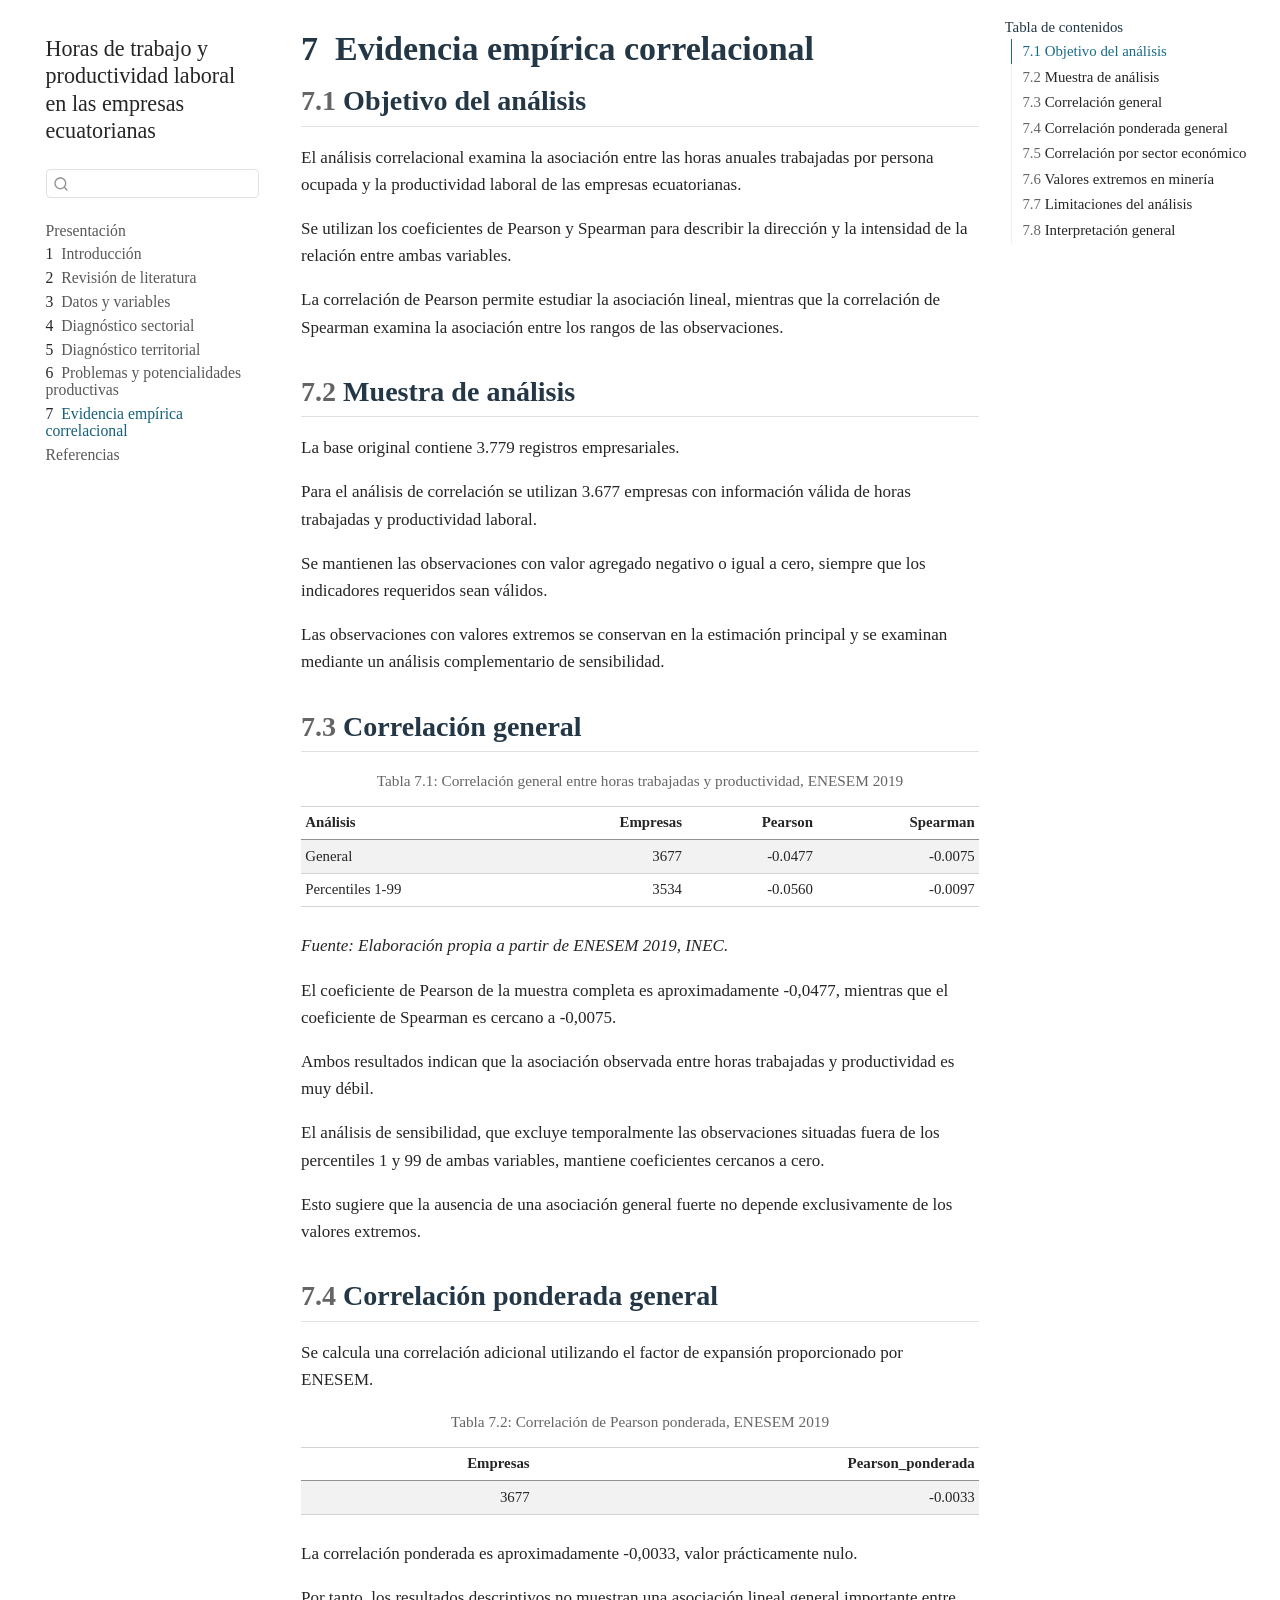
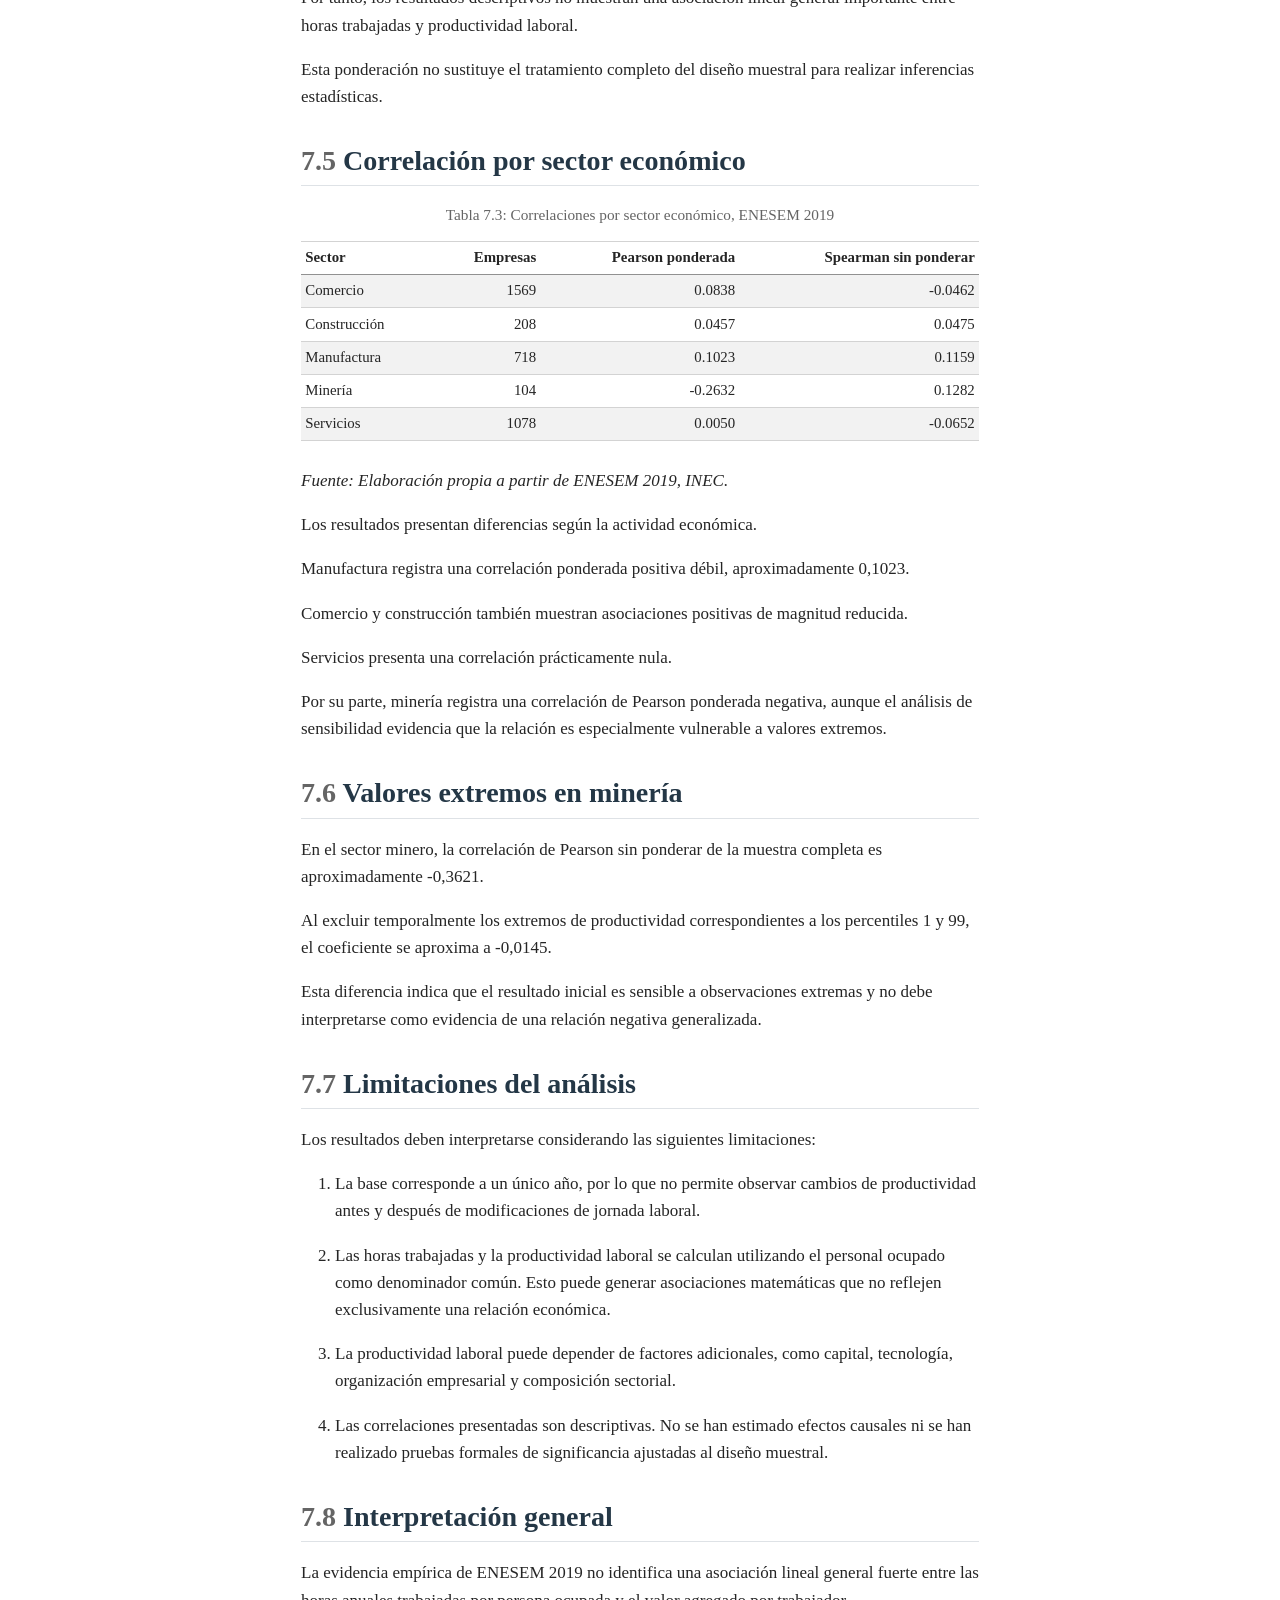
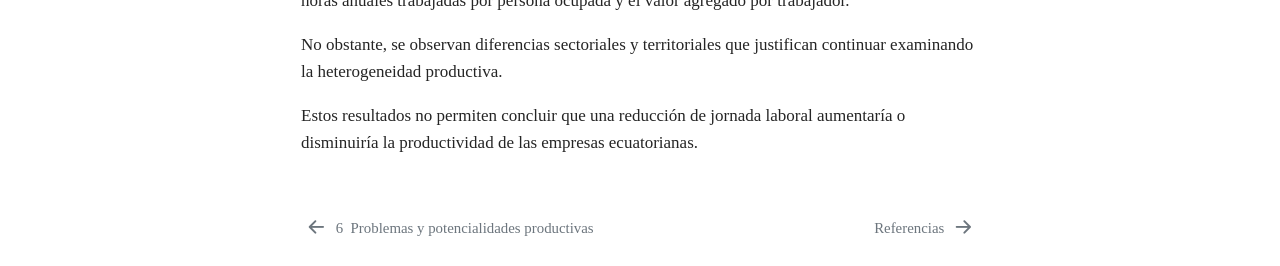
<file: _book/capitulos/evidencia_correlacional.html>
<!DOCTYPE html>
<html xmlns="http://www.w3.org/1999/xhtml" lang="es" xml:lang="es"><head>

<meta charset="utf-8">
<meta name="generator" content="quarto-1.10.19">

<meta name="viewport" content="width=device-width, initial-scale=1.0, user-scalable=yes">


<title>7&nbsp; Evidencia empírica correlacional – Horas de trabajo y productividad laboral en las empresas ecuatorianas</title>
<style>
/* Default styles provided by pandoc.
** See https://pandoc.org/MANUAL.html#variables-for-html for config info.
*/
span.smallcaps{font-variant: small-caps;}
div.columns{display: flex; gap: 1.5em;}
div.column{flex: auto;}
@media screen {
div.columns{gap: min(4vw, 1.5em);}
div.column{overflow-x: auto;}
}
div.hanging-indent{margin-left: 1.5em; text-indent: -1.5em;}
ul.task-list{list-style: none;}
ul.task-list li input[type="checkbox"] {
  width: 0.8em;
  margin: 0 0.8em 0.2em -1em; /* quarto-specific, see https://github.com/quarto-dev/quarto-cli/issues/4556 */ 
  vertical-align: middle;
}
</style>


<script src="../site_libs/quarto-nav/quarto-nav.js"></script>
<script src="../site_libs/quarto-nav/headroom.min.js"></script>
<script src="../site_libs/clipboard/clipboard.min.js"></script>
<script src="../site_libs/quarto-search/autocomplete.umd.js"></script>
<script src="../site_libs/quarto-search/fuse.min.js"></script>
<script src="../site_libs/quarto-search/quarto-search.js"></script>
<meta name="quarto:offset" content="../">
<link href="../capitulos/referencias.html" rel="next">
<link href="../capitulos/problemas_potencialidades.html" rel="prev">
<script src="../site_libs/quarto-html/quarto.js" type="module"></script>
<script src="../site_libs/quarto-html/tabsets/tabsets.js" type="module"></script>
<script src="../site_libs/quarto-html/popper.min.js"></script>
<script src="../site_libs/quarto-html/tippy.umd.min.js"></script>
<script src="../site_libs/quarto-html/anchor.min.js"></script>
<link href="../site_libs/quarto-html/tippy.css" rel="stylesheet">
<link href="../site_libs/quarto-html/quarto-syntax-highlighting-bf27225e3a48a9273f3daa8f8e829971.css" rel="stylesheet" id="quarto-text-highlighting-styles">
<script src="../site_libs/bootstrap/bootstrap.min.js"></script>
<link href="../site_libs/bootstrap/bootstrap-icons.css" rel="stylesheet">
<link href="../site_libs/bootstrap/bootstrap-aad3a8566272ef59c8950213db6151b2.min.css" rel="stylesheet" append-hash="true" id="quarto-bootstrap" data-mode="light">
<script id="quarto-search-options" type="application/json">{
  "location": "sidebar",
  "copy-button": false,
  "collapse-after": 3,
  "panel-placement": "start",
  "type": "textbox",
  "limit": 50,
  "keyboard-shortcut": [
    "f",
    "/",
    "s"
  ],
  "show-item-context": false,
  "language": {
    "search-no-results-text": "No se han encontrado resultados",
    "search-matching-documents-text": "documentos encontrados",
    "search-copy-link-title": "Copiar el enlace en la búsqueda",
    "search-hide-matches-text": "Ocultar resultados adicionales",
    "search-more-match-text": "resultado adicional en este documento",
    "search-more-matches-text": "resultados adicionales en este documento",
    "search-clear-button-title": "Borrar",
    "search-text-placeholder": "",
    "search-detached-cancel-button-title": "Cancelar",
    "search-submit-button-title": "Enviar",
    "search-label": "Buscar"
  }
}</script>


</head>

<body class="nav-sidebar floating quarto-light">

<div id="quarto-search-results"></div>
  <header id="quarto-header" class="headroom fixed-top">
  <nav class="quarto-secondary-nav">
    <div class="container-fluid d-flex">
      <button type="button" class="quarto-btn-toggle btn" data-bs-toggle="collapse" role="button" data-bs-target=".quarto-sidebar-collapse-item" aria-controls="quarto-sidebar" aria-expanded="false" aria-label="Alternar barra lateral" onclick="if (window.quartoToggleHeadroom) { window.quartoToggleHeadroom(); }">
        <i class="bi bi-layout-text-sidebar-reverse"></i>
      </button>
        <nav class="quarto-page-breadcrumbs" aria-label="breadcrumb"><ol class="breadcrumb"><li class="breadcrumb-item"><a href="../capitulos/evidencia_correlacional.html"><span class="chapter-number">7</span>&nbsp; <span class="chapter-title">Evidencia empírica correlacional</span></a></li></ol></nav>
        <a class="flex-grow-1" role="navigation" data-bs-toggle="collapse" data-bs-target=".quarto-sidebar-collapse-item" aria-controls="quarto-sidebar" aria-expanded="false" aria-label="Alternar barra lateral" onclick="if (window.quartoToggleHeadroom) { window.quartoToggleHeadroom(); }">      
        </a>
      <button type="button" class="btn quarto-search-button" aria-label="Buscar" onclick="window.quartoOpenSearch();">
        <i class="bi bi-search"></i>
      </button>
    </div>
  </nav>
</header>
<!-- content -->
<div id="quarto-content" class="quarto-container page-columns page-rows-contents page-layout-article">
<!-- sidebar -->
  <nav id="quarto-sidebar" class="sidebar collapse collapse-horizontal quarto-sidebar-collapse-item sidebar-navigation floating overflow-auto">
    <div class="pt-lg-2 mt-2 text-left sidebar-header">
    <div class="sidebar-title mb-0 py-0">
      <a href="../">Horas de trabajo y productividad laboral en las empresas ecuatorianas</a> 
    </div>
      </div>
        <div class="mt-2 flex-shrink-0 align-items-center">
        <div class="sidebar-search">
        <div id="quarto-search" class="" title="Buscar"></div>
        </div>
        </div>
    <div class="sidebar-menu-container"> 
    <ul class="list-unstyled mt-1">
        <li class="sidebar-item">
  <div class="sidebar-item-container"> 
  <a href="../index.html" class="sidebar-item-text sidebar-link">
 <span class="menu-text">Presentación</span></a>
  </div>
</li>
        <li class="sidebar-item">
  <div class="sidebar-item-container"> 
  <a href="../capitulos/introduccion.html" class="sidebar-item-text sidebar-link">
 <span class="menu-text"><span class="chapter-number">1</span>&nbsp; <span class="chapter-title">Introducción</span></span></a>
  </div>
</li>
        <li class="sidebar-item">
  <div class="sidebar-item-container"> 
  <a href="../capitulos/revision_literatura.html" class="sidebar-item-text sidebar-link">
 <span class="menu-text"><span class="chapter-number">2</span>&nbsp; <span class="chapter-title">Revisión de literatura</span></span></a>
  </div>
</li>
        <li class="sidebar-item">
  <div class="sidebar-item-container"> 
  <a href="../capitulos/datos_variables.html" class="sidebar-item-text sidebar-link">
 <span class="menu-text"><span class="chapter-number">3</span>&nbsp; <span class="chapter-title">Datos y variables</span></span></a>
  </div>
</li>
        <li class="sidebar-item">
  <div class="sidebar-item-container"> 
  <a href="../capitulos/diagnostico_sectorial.html" class="sidebar-item-text sidebar-link">
 <span class="menu-text"><span class="chapter-number">4</span>&nbsp; <span class="chapter-title">Diagnóstico sectorial</span></span></a>
  </div>
</li>
        <li class="sidebar-item">
  <div class="sidebar-item-container"> 
  <a href="../capitulos/diagnostico_territorial.html" class="sidebar-item-text sidebar-link">
 <span class="menu-text"><span class="chapter-number">5</span>&nbsp; <span class="chapter-title">Diagnóstico territorial</span></span></a>
  </div>
</li>
        <li class="sidebar-item">
  <div class="sidebar-item-container"> 
  <a href="../capitulos/problemas_potencialidades.html" class="sidebar-item-text sidebar-link">
 <span class="menu-text"><span class="chapter-number">6</span>&nbsp; <span class="chapter-title">Problemas y potencialidades productivas</span></span></a>
  </div>
</li>
        <li class="sidebar-item">
  <div class="sidebar-item-container"> 
  <a href="../capitulos/evidencia_correlacional.html" class="sidebar-item-text sidebar-link active">
 <span class="menu-text"><span class="chapter-number">7</span>&nbsp; <span class="chapter-title">Evidencia empírica correlacional</span></span></a>
  </div>
</li>
        <li class="sidebar-item">
  <div class="sidebar-item-container"> 
  <a href="../capitulos/referencias.html" class="sidebar-item-text sidebar-link">
 <span class="menu-text">Referencias</span></a>
  </div>
</li>
    </ul>
    </div>
</nav>
<div id="quarto-sidebar-glass" class="quarto-sidebar-collapse-item" data-bs-toggle="collapse" data-bs-target=".quarto-sidebar-collapse-item"></div>
<!-- margin-sidebar -->
    <div id="quarto-margin-sidebar" class="sidebar margin-sidebar">
        <nav id="TOC" role="doc-toc" class="toc-active">
    <h2 id="toc-title">Tabla de contenidos</h2>
   
  <ul>
  <li><a href="#objetivo-del-análisis" id="toc-objetivo-del-análisis" class="nav-link active" data-scroll-target="#objetivo-del-análisis"><span class="header-section-number">7.1</span> Objetivo del análisis</a></li>
  <li><a href="#muestra-de-análisis" id="toc-muestra-de-análisis" class="nav-link" data-scroll-target="#muestra-de-análisis"><span class="header-section-number">7.2</span> Muestra de análisis</a></li>
  <li><a href="#correlación-general" id="toc-correlación-general" class="nav-link" data-scroll-target="#correlación-general"><span class="header-section-number">7.3</span> Correlación general</a></li>
  <li><a href="#correlación-ponderada-general" id="toc-correlación-ponderada-general" class="nav-link" data-scroll-target="#correlación-ponderada-general"><span class="header-section-number">7.4</span> Correlación ponderada general</a></li>
  <li><a href="#correlación-por-sector-económico" id="toc-correlación-por-sector-económico" class="nav-link" data-scroll-target="#correlación-por-sector-económico"><span class="header-section-number">7.5</span> Correlación por sector económico</a></li>
  <li><a href="#valores-extremos-en-minería" id="toc-valores-extremos-en-minería" class="nav-link" data-scroll-target="#valores-extremos-en-minería"><span class="header-section-number">7.6</span> Valores extremos en minería</a></li>
  <li><a href="#limitaciones-del-análisis" id="toc-limitaciones-del-análisis" class="nav-link" data-scroll-target="#limitaciones-del-análisis"><span class="header-section-number">7.7</span> Limitaciones del análisis</a></li>
  <li><a href="#interpretación-general" id="toc-interpretación-general" class="nav-link" data-scroll-target="#interpretación-general"><span class="header-section-number">7.8</span> Interpretación general</a></li>
  </ul>
</nav>
    </div>
<!-- main -->
<main class="content" id="quarto-document-content">

<header id="title-block-header" class="quarto-title-block default">
<div class="quarto-title">
<h1 class="title"><span class="chapter-number">7</span>&nbsp; <span class="chapter-title">Evidencia empírica correlacional</span></h1>
</div>



<div class="quarto-title-meta">

    
  
    
  </div>
  


</header>


<section id="objetivo-del-análisis" class="level2" data-number="7.1">
<h2 data-number="7.1" class="anchored" data-anchor-id="objetivo-del-análisis"><span class="header-section-number">7.1</span> Objetivo del análisis</h2>
<p>El análisis correlacional examina la asociación entre las horas anuales trabajadas por persona ocupada y la productividad laboral de las empresas ecuatorianas.</p>
<p>Se utilizan los coeficientes de Pearson y Spearman para describir la dirección y la intensidad de la relación entre ambas variables.</p>
<p>La correlación de Pearson permite estudiar la asociación lineal, mientras que la correlación de Spearman examina la asociación entre los rangos de las observaciones.</p>
</section>
<section id="muestra-de-análisis" class="level2" data-number="7.2">
<h2 data-number="7.2" class="anchored" data-anchor-id="muestra-de-análisis"><span class="header-section-number">7.2</span> Muestra de análisis</h2>
<p>La base original contiene 3.779 registros empresariales.</p>
<p>Para el análisis de correlación se utilizan 3.677 empresas con información válida de horas trabajadas y productividad laboral.</p>
<p>Se mantienen las observaciones con valor agregado negativo o igual a cero, siempre que los indicadores requeridos sean válidos.</p>
<p>Las observaciones con valores extremos se conservan en la estimación principal y se examinan mediante un análisis complementario de sensibilidad.</p>
</section>
<section id="correlación-general" class="level2" data-number="7.3">
<h2 data-number="7.3" class="anchored" data-anchor-id="correlación-general"><span class="header-section-number">7.3</span> Correlación general</h2>
<div class="cell">
<div id="tbl-correlacion-general" class="cell quarto-float quarto-figure quarto-figure-center anchored">
<figure class="quarto-float quarto-float-tbl figure">
<figcaption class="quarto-float-caption-top quarto-float-caption quarto-float-tbl" id="tbl-correlacion-general-caption-0ceaefa1-69ba-4598-a22c-09a6ac19f8ca">
Tabla&nbsp;7.1: Correlación general entre horas trabajadas y productividad, ENESEM 2019
</figcaption>
<div aria-describedby="tbl-correlacion-general-caption-0ceaefa1-69ba-4598-a22c-09a6ac19f8ca">
<div class="cell-output-display">
<table class="cell caption-top table table-sm table-striped small">
<thead>
<tr class="header">
<th style="text-align: left;">Análisis</th>
<th style="text-align: right;">Empresas</th>
<th style="text-align: right;">Pearson</th>
<th style="text-align: right;">Spearman</th>
</tr>
</thead>
<tbody>
<tr class="odd">
<td style="text-align: left;">General</td>
<td style="text-align: right;">3677</td>
<td style="text-align: right;">-0.0477</td>
<td style="text-align: right;">-0.0075</td>
</tr>
<tr class="even">
<td style="text-align: left;">Percentiles 1-99</td>
<td style="text-align: right;">3534</td>
<td style="text-align: right;">-0.0560</td>
<td style="text-align: right;">-0.0097</td>
</tr>
</tbody>
</table>
</div>
</div>
</figure>
</div>
</div>
<p><em>Fuente: Elaboración propia a partir de ENESEM 2019, INEC.</em></p>
<p>El coeficiente de Pearson de la muestra completa es aproximadamente -0,0477, mientras que el coeficiente de Spearman es cercano a -0,0075.</p>
<p>Ambos resultados indican que la asociación observada entre horas trabajadas y productividad es muy débil.</p>
<p>El análisis de sensibilidad, que excluye temporalmente las observaciones situadas fuera de los percentiles 1 y 99 de ambas variables, mantiene coeficientes cercanos a cero.</p>
<p>Esto sugiere que la ausencia de una asociación general fuerte no depende exclusivamente de los valores extremos.</p>
</section>
<section id="correlación-ponderada-general" class="level2" data-number="7.4">
<h2 data-number="7.4" class="anchored" data-anchor-id="correlación-ponderada-general"><span class="header-section-number">7.4</span> Correlación ponderada general</h2>
<p>Se calcula una correlación adicional utilizando el factor de expansión proporcionado por ENESEM.</p>
<div class="cell">
<div id="tbl-correlacion-ponderada" class="cell quarto-float quarto-figure quarto-figure-center anchored">
<figure class="quarto-float quarto-float-tbl figure">
<figcaption class="quarto-float-caption-top quarto-float-caption quarto-float-tbl" id="tbl-correlacion-ponderada-caption-0ceaefa1-69ba-4598-a22c-09a6ac19f8ca">
Tabla&nbsp;7.2: Correlación de Pearson ponderada, ENESEM 2019
</figcaption>
<div aria-describedby="tbl-correlacion-ponderada-caption-0ceaefa1-69ba-4598-a22c-09a6ac19f8ca">
<div class="cell-output-display">
<table class="cell caption-top table table-sm table-striped small">
<thead>
<tr class="header">
<th style="text-align: right;">Empresas</th>
<th style="text-align: right;">Pearson_ponderada</th>
</tr>
</thead>
<tbody>
<tr class="odd">
<td style="text-align: right;">3677</td>
<td style="text-align: right;">-0.0033</td>
</tr>
</tbody>
</table>
</div>
</div>
</figure>
</div>
</div>
<p>La correlación ponderada es aproximadamente -0,0033, valor prácticamente nulo.</p>
<p>Por tanto, los resultados descriptivos no muestran una asociación lineal general importante entre horas trabajadas y productividad laboral.</p>
<p>Esta ponderación no sustituye el tratamiento completo del diseño muestral para realizar inferencias estadísticas.</p>
</section>
<section id="correlación-por-sector-económico" class="level2" data-number="7.5">
<h2 data-number="7.5" class="anchored" data-anchor-id="correlación-por-sector-económico"><span class="header-section-number">7.5</span> Correlación por sector económico</h2>
<div class="cell">
<div id="tbl-correlacion-sectorial" class="cell quarto-float quarto-figure quarto-figure-center anchored">
<figure class="quarto-float quarto-float-tbl figure">
<figcaption class="quarto-float-caption-top quarto-float-caption quarto-float-tbl" id="tbl-correlacion-sectorial-caption-0ceaefa1-69ba-4598-a22c-09a6ac19f8ca">
Tabla&nbsp;7.3: Correlaciones por sector económico, ENESEM 2019
</figcaption>
<div aria-describedby="tbl-correlacion-sectorial-caption-0ceaefa1-69ba-4598-a22c-09a6ac19f8ca">
<div class="cell-output-display">
<table class="cell caption-top table table-sm table-striped small">
<thead>
<tr class="header">
<th style="text-align: left;">Sector</th>
<th style="text-align: right;">Empresas</th>
<th style="text-align: right;">Pearson ponderada</th>
<th style="text-align: right;">Spearman sin ponderar</th>
</tr>
</thead>
<tbody>
<tr class="odd">
<td style="text-align: left;">Comercio</td>
<td style="text-align: right;">1569</td>
<td style="text-align: right;">0.0838</td>
<td style="text-align: right;">-0.0462</td>
</tr>
<tr class="even">
<td style="text-align: left;">Construcción</td>
<td style="text-align: right;">208</td>
<td style="text-align: right;">0.0457</td>
<td style="text-align: right;">0.0475</td>
</tr>
<tr class="odd">
<td style="text-align: left;">Manufactura</td>
<td style="text-align: right;">718</td>
<td style="text-align: right;">0.1023</td>
<td style="text-align: right;">0.1159</td>
</tr>
<tr class="even">
<td style="text-align: left;">Minería</td>
<td style="text-align: right;">104</td>
<td style="text-align: right;">-0.2632</td>
<td style="text-align: right;">0.1282</td>
</tr>
<tr class="odd">
<td style="text-align: left;">Servicios</td>
<td style="text-align: right;">1078</td>
<td style="text-align: right;">0.0050</td>
<td style="text-align: right;">-0.0652</td>
</tr>
</tbody>
</table>
</div>
</div>
</figure>
</div>
</div>
<p><em>Fuente: Elaboración propia a partir de ENESEM 2019, INEC.</em></p>
<p>Los resultados presentan diferencias según la actividad económica.</p>
<p>Manufactura registra una correlación ponderada positiva débil, aproximadamente 0,1023.</p>
<p>Comercio y construcción también muestran asociaciones positivas de magnitud reducida.</p>
<p>Servicios presenta una correlación prácticamente nula.</p>
<p>Por su parte, minería registra una correlación de Pearson ponderada negativa, aunque el análisis de sensibilidad evidencia que la relación es especialmente vulnerable a valores extremos.</p>
</section>
<section id="valores-extremos-en-minería" class="level2" data-number="7.6">
<h2 data-number="7.6" class="anchored" data-anchor-id="valores-extremos-en-minería"><span class="header-section-number">7.6</span> Valores extremos en minería</h2>
<p>En el sector minero, la correlación de Pearson sin ponderar de la muestra completa es aproximadamente -0,3621.</p>
<p>Al excluir temporalmente los extremos de productividad correspondientes a los percentiles 1 y 99, el coeficiente se aproxima a -0,0145.</p>
<p>Esta diferencia indica que el resultado inicial es sensible a observaciones extremas y no debe interpretarse como evidencia de una relación negativa generalizada.</p>
</section>
<section id="limitaciones-del-análisis" class="level2" data-number="7.7">
<h2 data-number="7.7" class="anchored" data-anchor-id="limitaciones-del-análisis"><span class="header-section-number">7.7</span> Limitaciones del análisis</h2>
<p>Los resultados deben interpretarse considerando las siguientes limitaciones:</p>
<ol type="1">
<li><p>La base corresponde a un único año, por lo que no permite observar cambios de productividad antes y después de modificaciones de jornada laboral.</p></li>
<li><p>Las horas trabajadas y la productividad laboral se calculan utilizando el personal ocupado como denominador común. Esto puede generar asociaciones matemáticas que no reflejen exclusivamente una relación económica.</p></li>
<li><p>La productividad laboral puede depender de factores adicionales, como capital, tecnología, organización empresarial y composición sectorial.</p></li>
<li><p>Las correlaciones presentadas son descriptivas. No se han estimado efectos causales ni se han realizado pruebas formales de significancia ajustadas al diseño muestral.</p></li>
</ol>
</section>
<section id="interpretación-general" class="level2" data-number="7.8">
<h2 data-number="7.8" class="anchored" data-anchor-id="interpretación-general"><span class="header-section-number">7.8</span> Interpretación general</h2>
<p>La evidencia empírica de ENESEM 2019 no identifica una asociación lineal general fuerte entre las horas anuales trabajadas por persona ocupada y el valor agregado por trabajador.</p>
<p>No obstante, se observan diferencias sectoriales y territoriales que justifican continuar examinando la heterogeneidad productiva.</p>
<p>Estos resultados no permiten concluir que una reducción de jornada laboral aumentaría o disminuiría la productividad de las empresas ecuatorianas.</p>


</section>

</main> <!-- /main -->
<script id="quarto-html-after-body" type="application/javascript">
  window.document.addEventListener("DOMContentLoaded", function (event) {
    const icon = "";
    const anchorJS = new window.AnchorJS();
    anchorJS.options = {
      placement: 'right',
      icon: icon
    };
    anchorJS.add('.anchored');
    const isCodeAnnotation = (el) => {
      for (const clz of el.classList) {
        if (clz.startsWith('code-annotation-')) {                     
          return true;
        }
      }
      return false;
    }
    const onCopySuccess = function(e) {
      // button target
      const button = e.trigger;
      // don't keep focus
      button.blur();
      // flash "checked"
      button.classList.add('code-copy-button-checked');
      var currentTitle = button.getAttribute("title");
      button.setAttribute("title", "Copiado");
      let tooltip;
      if (window.bootstrap) {
        button.setAttribute("data-bs-toggle", "tooltip");
        button.setAttribute("data-bs-placement", "left");
        button.setAttribute("data-bs-title", "Copiado");
        tooltip = new bootstrap.Tooltip(button, 
          { trigger: "manual", 
            customClass: "code-copy-button-tooltip",
            offset: [0, -8]});
        tooltip.show();    
      }
      setTimeout(function() {
        if (tooltip) {
          tooltip.hide();
          button.removeAttribute("data-bs-title");
          button.removeAttribute("data-bs-toggle");
          button.removeAttribute("data-bs-placement");
        }
        button.setAttribute("title", currentTitle);
        button.classList.remove('code-copy-button-checked');
      }, 1000);
      // clear code selection
      e.clearSelection();
    }
    const getTextToCopy = function(trigger) {
      const outerScaffold = trigger.parentElement.cloneNode(true);
      const codeEl = outerScaffold.querySelector('code');
      for (const childEl of codeEl.children) {
        if (isCodeAnnotation(childEl)) {
          childEl.remove();
        }
      }
      return codeEl.innerText;
    }
    const clipboard = new window.ClipboardJS('.code-copy-button:not([data-in-quarto-modal])', {
      text: getTextToCopy
    });
    clipboard.on('success', onCopySuccess);
    if (window.document.getElementById('quarto-embedded-source-code-modal')) {
      const clipboardModal = new window.ClipboardJS('.code-copy-button[data-in-quarto-modal]', {
        text: getTextToCopy,
        container: window.document.getElementById('quarto-embedded-source-code-modal')
      });
      clipboardModal.on('success', onCopySuccess);
    }
      var localhostRegex = new RegExp(/^(?:http|https):\/\/localhost\:?[0-9]*\//);
      var mailtoRegex = new RegExp(/^mailto:/);
        var filterRegex = new RegExp('/' + window.location.host + '/');
      var isInternal = (href) => {
          return filterRegex.test(href) || localhostRegex.test(href) || mailtoRegex.test(href);
      }
      // Inspect non-navigation links and adorn them if external
     var links = window.document.querySelectorAll('a[href]:not(.nav-link):not(.navbar-brand):not(.toc-action):not(.sidebar-link):not(.sidebar-item-toggle):not(.pagination-link):not(.no-external):not([aria-hidden]):not(.dropdown-item):not(.quarto-navigation-tool):not(.about-link)');
      for (var i=0; i<links.length; i++) {
        const link = links[i];
        if (!isInternal(link.href)) {
          // undo the damage that might have been done by quarto-nav.js in the case of
          // links that we want to consider external
          if (link.dataset.originalHref !== undefined) {
            link.href = link.dataset.originalHref;
          }
        }
      }
    function tippyHover(el, contentFn, onTriggerFn, onUntriggerFn) {
      const config = {
        allowHTML: true,
        maxWidth: 500,
        delay: 100,
        arrow: false,
        appendTo: function(el) {
            return el.parentElement;
        },
        interactive: true,
        interactiveBorder: 10,
        theme: 'quarto',
        placement: 'bottom-start',
      };
      if (contentFn) {
        config.content = contentFn;
      }
      if (onTriggerFn) {
        config.onTrigger = onTriggerFn;
      }
      if (onUntriggerFn) {
        config.onUntrigger = onUntriggerFn;
      }
      window.tippy(el, config); 
    }
    const noterefs = window.document.querySelectorAll('a[role="doc-noteref"]');
    for (var i=0; i<noterefs.length; i++) {
      const ref = noterefs[i];
      tippyHover(ref, function() {
        // use id or data attribute instead here
        let href = ref.getAttribute('data-footnote-href') || ref.getAttribute('href');
        try { href = new URL(href).hash; } catch {}
        const id = href.replace(/^#\/?/, "");
        const note = window.document.getElementById(id);
        if (note) {
          return note.innerHTML;
        } else {
          return "";
        }
      });
    }
    const xrefs = window.document.querySelectorAll('a.quarto-xref');
    const processXRef = (id, note) => {
      // Strip column container classes
      const stripColumnClz = (el) => {
        el.classList.remove("page-full", "page-columns");
        if (el.children) {
          for (const child of el.children) {
            stripColumnClz(child);
          }
        }
      }
      stripColumnClz(note)
      if (id === null || id.startsWith('sec-')) {
        // Special case sections, only their first couple elements
        const container = document.createElement("div");
        if (note.children && note.children.length > 2) {
          container.appendChild(note.children[0].cloneNode(true));
          for (let i = 1; i < note.children.length; i++) {
            const child = note.children[i];
            if (child.tagName === "P" && child.innerText === "") {
              continue;
            } else {
              container.appendChild(child.cloneNode(true));
              break;
            }
          }
          if (window.Quarto?.typesetMath) {
            window.Quarto.typesetMath(container);
          }
          return container.innerHTML
        } else {
          if (window.Quarto?.typesetMath) {
            window.Quarto.typesetMath(note);
          }
          return note.innerHTML;
        }
      } else {
        // Remove any anchor links if they are present
        const anchorLink = note.querySelector('a.anchorjs-link');
        if (anchorLink) {
          anchorLink.remove();
        }
        if (window.Quarto?.typesetMath) {
          window.Quarto.typesetMath(note);
        }
        if (note.classList.contains("callout")) {
          return note.outerHTML;
        } else {
          return note.innerHTML;
        }
      }
    }
    for (var i=0; i<xrefs.length; i++) {
      const xref = xrefs[i];
      tippyHover(xref, undefined, function(instance) {
        instance.disable();
        let url = xref.getAttribute('href');
        let hash = undefined; 
        if (url.startsWith('#')) {
          hash = url;
        } else {
          try { hash = new URL(url).hash; } catch {}
        }
        if (hash) {
          const id = hash.replace(/^#\/?/, "");
          const note = window.document.getElementById(id);
          if (note !== null) {
            try {
              const html = processXRef(id, note.cloneNode(true));
              instance.setContent(html);
            } finally {
              instance.enable();
              instance.show();
            }
          } else {
            // See if we can fetch this
            fetch(url.split('#')[0])
            .then(res => res.text())
            .then(html => {
              const parser = new DOMParser();
              const htmlDoc = parser.parseFromString(html, "text/html");
              const note = htmlDoc.getElementById(id);
              if (note !== null) {
                const html = processXRef(id, note);
                instance.setContent(html);
              } 
            }).finally(() => {
              instance.enable();
              instance.show();
            });
          }
        } else {
          // See if we can fetch a full url (with no hash to target)
          // This is a special case and we should probably do some content thinning / targeting
          fetch(url)
          .then(res => res.text())
          .then(html => {
            const parser = new DOMParser();
            const htmlDoc = parser.parseFromString(html, "text/html");
            const note = htmlDoc.querySelector('main.content');
            if (note !== null) {
              // This should only happen for chapter cross references
              // (since there is no id in the URL)
              // remove the first header
              if (note.children.length > 0 && note.children[0].tagName === "HEADER") {
                note.children[0].remove();
              }
              const html = processXRef(null, note);
              instance.setContent(html);
            } 
          }).finally(() => {
            instance.enable();
            instance.show();
          });
        }
      }, function(instance) {
      });
    }
        let selectedAnnoteEl;
        const selectorForAnnotation = ( cell, annotation) => {
          let cellAttr = 'data-code-cell="' + cell + '"';
          let lineAttr = 'data-code-annotation="' +  annotation + '"';
          const selector = 'span[' + cellAttr + '][' + lineAttr + ']';
          return selector;
        }
        const selectCodeLines = (annoteEl) => {
          const doc = window.document;
          const targetCell = annoteEl.getAttribute("data-target-cell");
          const targetAnnotation = annoteEl.getAttribute("data-target-annotation");
          const annoteSpan = window.document.querySelector(selectorForAnnotation(targetCell, targetAnnotation));
          const lines = annoteSpan.getAttribute("data-code-lines").split(",");
          const lineIds = lines.map((line) => {
            return targetCell + "-" + line;
          })
          let top = null;
          let height = null;
          let parent = null;
          if (lineIds.length > 0) {
              //compute the position of the single el (top and bottom and make a div)
              const el = window.document.getElementById(lineIds[0]);
              top = el.offsetTop;
              height = el.offsetHeight;
              parent = el.parentElement.parentElement;
            if (lineIds.length > 1) {
              const lastEl = window.document.getElementById(lineIds[lineIds.length - 1]);
              const bottom = lastEl.offsetTop + lastEl.offsetHeight;
              height = bottom - top;
            }
            if (top !== null && height !== null && parent !== null) {
              // cook up a div (if necessary) and position it 
              let div = window.document.getElementById("code-annotation-line-highlight");
              if (div === null) {
                div = window.document.createElement("div");
                div.setAttribute("id", "code-annotation-line-highlight");
                div.style.position = 'absolute';
                parent.appendChild(div);
              }
              div.style.top = top - 2 + "px";
              div.style.height = height + 4 + "px";
              div.style.left = 0;
              let gutterDiv = window.document.getElementById("code-annotation-line-highlight-gutter");
              if (gutterDiv === null) {
                gutterDiv = window.document.createElement("div");
                gutterDiv.setAttribute("id", "code-annotation-line-highlight-gutter");
                gutterDiv.style.position = 'absolute';
                const codeCell = window.document.getElementById(targetCell);
                const gutter = codeCell.querySelector('.code-annotation-gutter');
                gutter.appendChild(gutterDiv);
              }
              gutterDiv.style.top = top - 2 + "px";
              gutterDiv.style.height = height + 4 + "px";
            }
            selectedAnnoteEl = annoteEl;
          }
        };
        const unselectCodeLines = () => {
          const elementsIds = ["code-annotation-line-highlight", "code-annotation-line-highlight-gutter"];
          elementsIds.forEach((elId) => {
            const div = window.document.getElementById(elId);
            if (div) {
              div.remove();
            }
          });
          selectedAnnoteEl = undefined;
        };
          // Handle positioning of the toggle
      window.addEventListener(
        "resize",
        throttle(() => {
          elRect = undefined;
          if (selectedAnnoteEl) {
            selectCodeLines(selectedAnnoteEl);
          }
        }, 10)
      );
      function throttle(fn, ms) {
      let throttle = false;
      let timer;
        return (...args) => {
          if(!throttle) { // first call gets through
              fn.apply(this, args);
              throttle = true;
          } else { // all the others get throttled
              if(timer) clearTimeout(timer); // cancel #2
              timer = setTimeout(() => {
                fn.apply(this, args);
                timer = throttle = false;
              }, ms);
          }
        };
      }
        // Attach click handler to the DT
        const annoteDls = window.document.querySelectorAll('dt[data-target-cell]');
        for (const annoteDlNode of annoteDls) {
          annoteDlNode.addEventListener('click', (event) => {
            const clickedEl = event.target;
            if (clickedEl !== selectedAnnoteEl) {
              unselectCodeLines();
              const activeEl = window.document.querySelector('dt[data-target-cell].code-annotation-active');
              if (activeEl) {
                activeEl.classList.remove('code-annotation-active');
              }
              selectCodeLines(clickedEl);
              clickedEl.classList.add('code-annotation-active');
            } else {
              // Unselect the line
              unselectCodeLines();
              clickedEl.classList.remove('code-annotation-active');
            }
          });
        }
    const findCites = (el) => {
      const parentEl = el.parentElement;
      if (parentEl) {
        const cites = parentEl.dataset.cites;
        if (cites) {
          return {
            el,
            cites: cites.split(' ')
          };
        } else {
          return findCites(el.parentElement)
        }
      } else {
        return undefined;
      }
    };
    var bibliorefs = window.document.querySelectorAll('a[role="doc-biblioref"]');
    for (var i=0; i<bibliorefs.length; i++) {
      const ref = bibliorefs[i];
      const citeInfo = findCites(ref);
      if (citeInfo) {
        tippyHover(citeInfo.el, function() {
          var popup = window.document.createElement('div');
          citeInfo.cites.forEach(function(cite) {
            var citeDiv = window.document.createElement('div');
            citeDiv.classList.add('hanging-indent');
            citeDiv.classList.add('csl-entry');
            var biblioDiv = window.document.getElementById('ref-' + cite);
            if (biblioDiv) {
              citeDiv.innerHTML = biblioDiv.innerHTML;
            }
            popup.appendChild(citeDiv);
          });
          return popup.innerHTML;
        });
      }
    }
  });
  </script>
<nav class="page-navigation">
  <div class="nav-page nav-page-previous">
      <a href="../capitulos/problemas_potencialidades.html" class="pagination-link" aria-label="Problemas y potencialidades productivas">
        <i class="bi bi-arrow-left-short"></i> <span class="nav-page-text"><span class="chapter-number">6</span>&nbsp; <span class="chapter-title">Problemas y potencialidades productivas</span></span>
      </a>          
  </div>
  <div class="nav-page nav-page-next">
      <a href="../capitulos/referencias.html" class="pagination-link" aria-label="Referencias">
        <span class="nav-page-text">Referencias</span> <i class="bi bi-arrow-right-short"></i>
      </a>
  </div>
</nav>
</div> <!-- /content -->




</body></html>
</file>
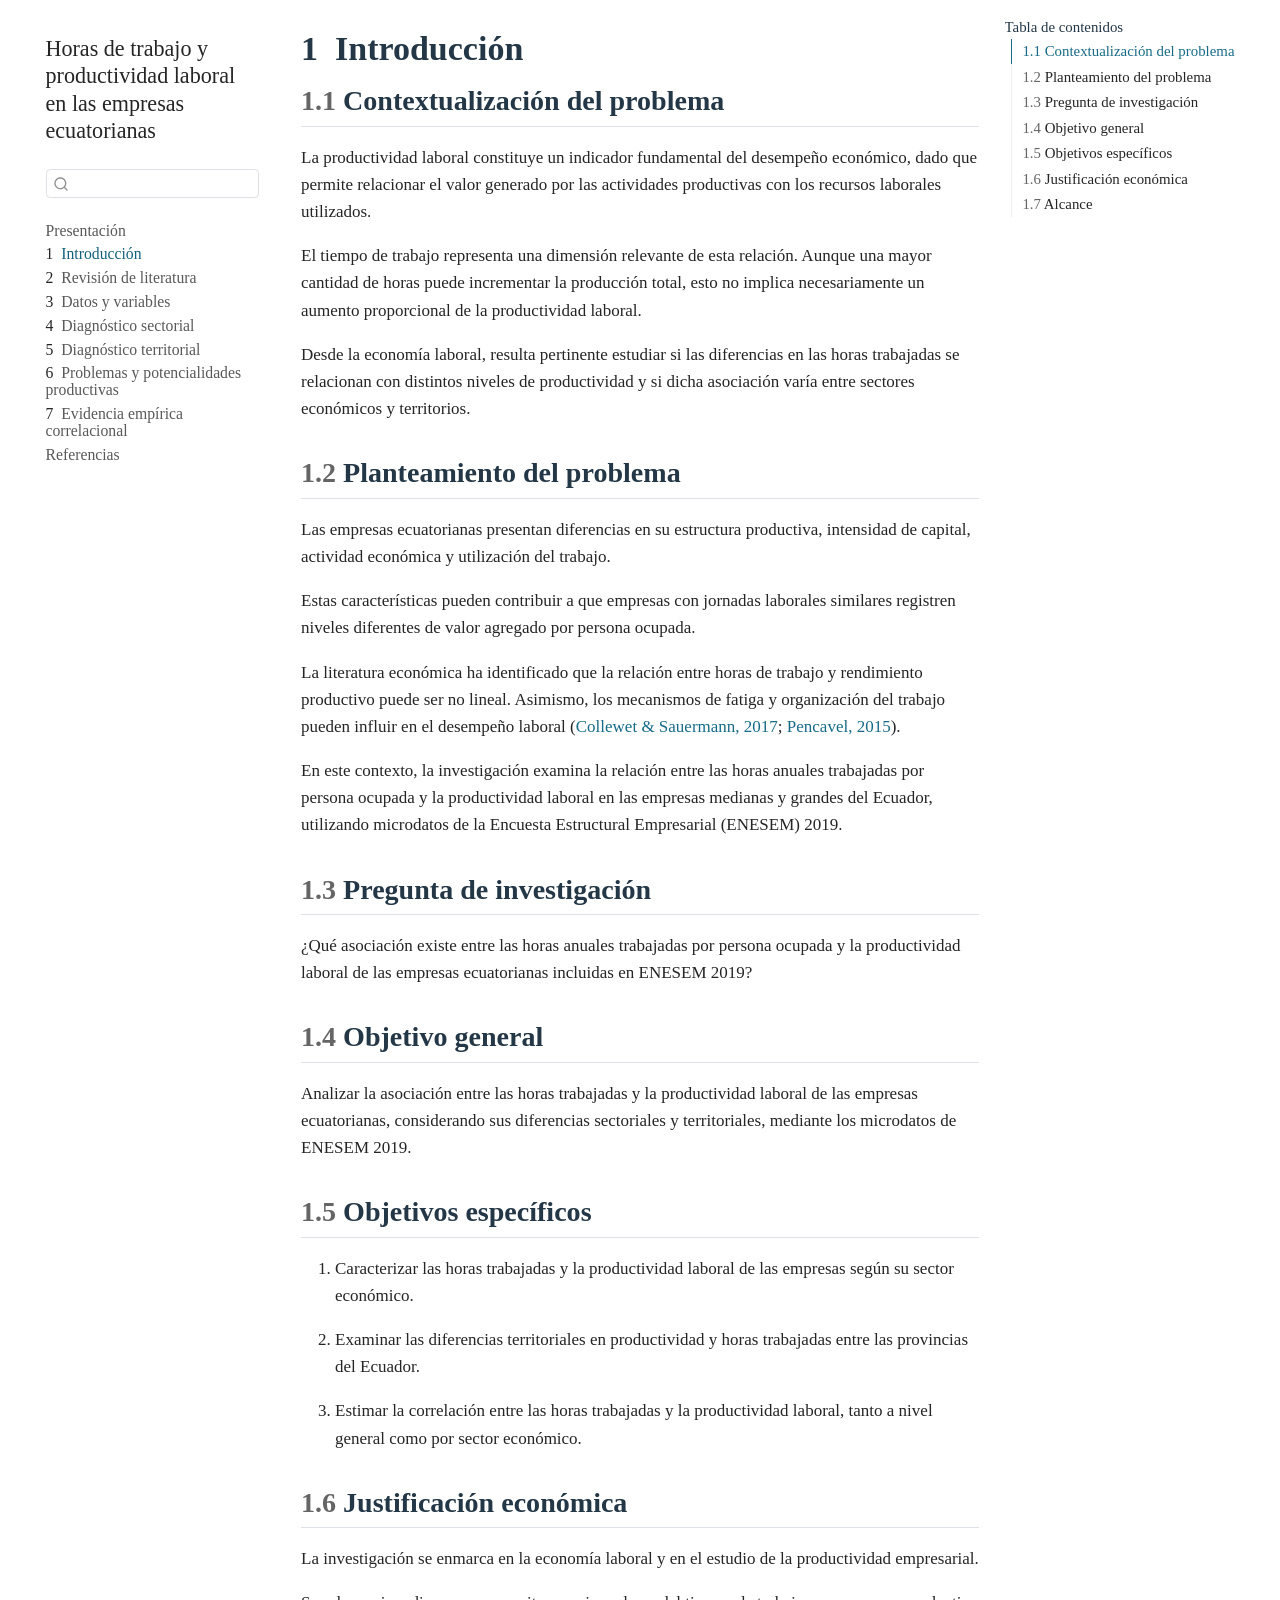
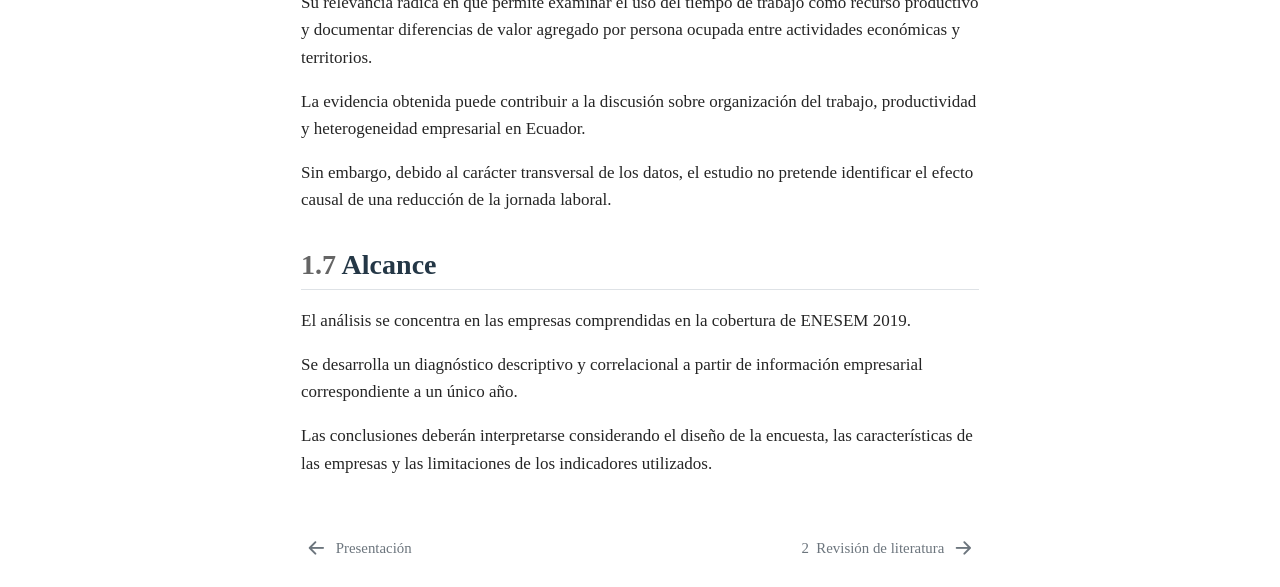
<file: _book/capitulos/introduccion.html>
<!DOCTYPE html>
<html xmlns="http://www.w3.org/1999/xhtml" lang="es" xml:lang="es"><head>

<meta charset="utf-8">
<meta name="generator" content="quarto-1.10.19">

<meta name="viewport" content="width=device-width, initial-scale=1.0, user-scalable=yes">


<title>1&nbsp; Introducción – Horas de trabajo y productividad laboral en las empresas ecuatorianas</title>
<style>
/* Default styles provided by pandoc.
** See https://pandoc.org/MANUAL.html#variables-for-html for config info.
*/
span.smallcaps{font-variant: small-caps;}
div.columns{display: flex; gap: 1.5em;}
div.column{flex: auto;}
@media screen {
div.columns{gap: min(4vw, 1.5em);}
div.column{overflow-x: auto;}
}
div.hanging-indent{margin-left: 1.5em; text-indent: -1.5em;}
ul.task-list{list-style: none;}
ul.task-list li input[type="checkbox"] {
  width: 0.8em;
  margin: 0 0.8em 0.2em -1em; /* quarto-specific, see https://github.com/quarto-dev/quarto-cli/issues/4556 */ 
  vertical-align: middle;
}
/* CSS for citations */
div.csl-bib-body { }
div.csl-entry {
  clear: both;
  margin-bottom: 0em;
}
.hanging-indent div.csl-entry {
  margin-left:2em;
  text-indent:-2em;
}
div.csl-left-margin {
  min-width:2em;
  float:left;
}
div.csl-right-inline {
  margin-left:2em;
  padding-left:1em;
}
div.csl-indent {
  margin-left: 2em;
}</style>


<script src="../site_libs/quarto-nav/quarto-nav.js"></script>
<script src="../site_libs/quarto-nav/headroom.min.js"></script>
<script src="../site_libs/clipboard/clipboard.min.js"></script>
<script src="../site_libs/quarto-search/autocomplete.umd.js"></script>
<script src="../site_libs/quarto-search/fuse.min.js"></script>
<script src="../site_libs/quarto-search/quarto-search.js"></script>
<meta name="quarto:offset" content="../">
<link href="../capitulos/revision_literatura.html" rel="next">
<link href="../index.html" rel="prev">
<script src="../site_libs/quarto-html/quarto.js" type="module"></script>
<script src="../site_libs/quarto-html/tabsets/tabsets.js" type="module"></script>
<script src="../site_libs/quarto-html/popper.min.js"></script>
<script src="../site_libs/quarto-html/tippy.umd.min.js"></script>
<script src="../site_libs/quarto-html/anchor.min.js"></script>
<link href="../site_libs/quarto-html/tippy.css" rel="stylesheet">
<link href="../site_libs/quarto-html/quarto-syntax-highlighting-bf27225e3a48a9273f3daa8f8e829971.css" rel="stylesheet" id="quarto-text-highlighting-styles">
<script src="../site_libs/bootstrap/bootstrap.min.js"></script>
<link href="../site_libs/bootstrap/bootstrap-icons.css" rel="stylesheet">
<link href="../site_libs/bootstrap/bootstrap-aad3a8566272ef59c8950213db6151b2.min.css" rel="stylesheet" append-hash="true" id="quarto-bootstrap" data-mode="light">
<script id="quarto-search-options" type="application/json">{
  "location": "sidebar",
  "copy-button": false,
  "collapse-after": 3,
  "panel-placement": "start",
  "type": "textbox",
  "limit": 50,
  "keyboard-shortcut": [
    "f",
    "/",
    "s"
  ],
  "show-item-context": false,
  "language": {
    "search-no-results-text": "No se han encontrado resultados",
    "search-matching-documents-text": "documentos encontrados",
    "search-copy-link-title": "Copiar el enlace en la búsqueda",
    "search-hide-matches-text": "Ocultar resultados adicionales",
    "search-more-match-text": "resultado adicional en este documento",
    "search-more-matches-text": "resultados adicionales en este documento",
    "search-clear-button-title": "Borrar",
    "search-text-placeholder": "",
    "search-detached-cancel-button-title": "Cancelar",
    "search-submit-button-title": "Enviar",
    "search-label": "Buscar"
  }
}</script>


</head>

<body class="nav-sidebar floating quarto-light">

<div id="quarto-search-results"></div>
  <header id="quarto-header" class="headroom fixed-top">
  <nav class="quarto-secondary-nav">
    <div class="container-fluid d-flex">
      <button type="button" class="quarto-btn-toggle btn" data-bs-toggle="collapse" role="button" data-bs-target=".quarto-sidebar-collapse-item" aria-controls="quarto-sidebar" aria-expanded="false" aria-label="Alternar barra lateral" onclick="if (window.quartoToggleHeadroom) { window.quartoToggleHeadroom(); }">
        <i class="bi bi-layout-text-sidebar-reverse"></i>
      </button>
        <nav class="quarto-page-breadcrumbs" aria-label="breadcrumb"><ol class="breadcrumb"><li class="breadcrumb-item"><a href="../capitulos/introduccion.html"><span class="chapter-number">1</span>&nbsp; <span class="chapter-title">Introducción</span></a></li></ol></nav>
        <a class="flex-grow-1" role="navigation" data-bs-toggle="collapse" data-bs-target=".quarto-sidebar-collapse-item" aria-controls="quarto-sidebar" aria-expanded="false" aria-label="Alternar barra lateral" onclick="if (window.quartoToggleHeadroom) { window.quartoToggleHeadroom(); }">      
        </a>
      <button type="button" class="btn quarto-search-button" aria-label="Buscar" onclick="window.quartoOpenSearch();">
        <i class="bi bi-search"></i>
      </button>
    </div>
  </nav>
</header>
<!-- content -->
<div id="quarto-content" class="quarto-container page-columns page-rows-contents page-layout-article">
<!-- sidebar -->
  <nav id="quarto-sidebar" class="sidebar collapse collapse-horizontal quarto-sidebar-collapse-item sidebar-navigation floating overflow-auto">
    <div class="pt-lg-2 mt-2 text-left sidebar-header">
    <div class="sidebar-title mb-0 py-0">
      <a href="../">Horas de trabajo y productividad laboral en las empresas ecuatorianas</a> 
    </div>
      </div>
        <div class="mt-2 flex-shrink-0 align-items-center">
        <div class="sidebar-search">
        <div id="quarto-search" class="" title="Buscar"></div>
        </div>
        </div>
    <div class="sidebar-menu-container"> 
    <ul class="list-unstyled mt-1">
        <li class="sidebar-item">
  <div class="sidebar-item-container"> 
  <a href="../index.html" class="sidebar-item-text sidebar-link">
 <span class="menu-text">Presentación</span></a>
  </div>
</li>
        <li class="sidebar-item">
  <div class="sidebar-item-container"> 
  <a href="../capitulos/introduccion.html" class="sidebar-item-text sidebar-link active">
 <span class="menu-text"><span class="chapter-number">1</span>&nbsp; <span class="chapter-title">Introducción</span></span></a>
  </div>
</li>
        <li class="sidebar-item">
  <div class="sidebar-item-container"> 
  <a href="../capitulos/revision_literatura.html" class="sidebar-item-text sidebar-link">
 <span class="menu-text"><span class="chapter-number">2</span>&nbsp; <span class="chapter-title">Revisión de literatura</span></span></a>
  </div>
</li>
        <li class="sidebar-item">
  <div class="sidebar-item-container"> 
  <a href="../capitulos/datos_variables.html" class="sidebar-item-text sidebar-link">
 <span class="menu-text"><span class="chapter-number">3</span>&nbsp; <span class="chapter-title">Datos y variables</span></span></a>
  </div>
</li>
        <li class="sidebar-item">
  <div class="sidebar-item-container"> 
  <a href="../capitulos/diagnostico_sectorial.html" class="sidebar-item-text sidebar-link">
 <span class="menu-text"><span class="chapter-number">4</span>&nbsp; <span class="chapter-title">Diagnóstico sectorial</span></span></a>
  </div>
</li>
        <li class="sidebar-item">
  <div class="sidebar-item-container"> 
  <a href="../capitulos/diagnostico_territorial.html" class="sidebar-item-text sidebar-link">
 <span class="menu-text"><span class="chapter-number">5</span>&nbsp; <span class="chapter-title">Diagnóstico territorial</span></span></a>
  </div>
</li>
        <li class="sidebar-item">
  <div class="sidebar-item-container"> 
  <a href="../capitulos/problemas_potencialidades.html" class="sidebar-item-text sidebar-link">
 <span class="menu-text"><span class="chapter-number">6</span>&nbsp; <span class="chapter-title">Problemas y potencialidades productivas</span></span></a>
  </div>
</li>
        <li class="sidebar-item">
  <div class="sidebar-item-container"> 
  <a href="../capitulos/evidencia_correlacional.html" class="sidebar-item-text sidebar-link">
 <span class="menu-text"><span class="chapter-number">7</span>&nbsp; <span class="chapter-title">Evidencia empírica correlacional</span></span></a>
  </div>
</li>
        <li class="sidebar-item">
  <div class="sidebar-item-container"> 
  <a href="../capitulos/referencias.html" class="sidebar-item-text sidebar-link">
 <span class="menu-text">Referencias</span></a>
  </div>
</li>
    </ul>
    </div>
</nav>
<div id="quarto-sidebar-glass" class="quarto-sidebar-collapse-item" data-bs-toggle="collapse" data-bs-target=".quarto-sidebar-collapse-item"></div>
<!-- margin-sidebar -->
    <div id="quarto-margin-sidebar" class="sidebar margin-sidebar">
        <nav id="TOC" role="doc-toc" class="toc-active">
    <h2 id="toc-title">Tabla de contenidos</h2>
   
  <ul>
  <li><a href="#contextualización-del-problema" id="toc-contextualización-del-problema" class="nav-link active" data-scroll-target="#contextualización-del-problema"><span class="header-section-number">1.1</span> Contextualización del problema</a></li>
  <li><a href="#planteamiento-del-problema" id="toc-planteamiento-del-problema" class="nav-link" data-scroll-target="#planteamiento-del-problema"><span class="header-section-number">1.2</span> Planteamiento del problema</a></li>
  <li><a href="#pregunta-de-investigación" id="toc-pregunta-de-investigación" class="nav-link" data-scroll-target="#pregunta-de-investigación"><span class="header-section-number">1.3</span> Pregunta de investigación</a></li>
  <li><a href="#objetivo-general" id="toc-objetivo-general" class="nav-link" data-scroll-target="#objetivo-general"><span class="header-section-number">1.4</span> Objetivo general</a></li>
  <li><a href="#objetivos-específicos" id="toc-objetivos-específicos" class="nav-link" data-scroll-target="#objetivos-específicos"><span class="header-section-number">1.5</span> Objetivos específicos</a></li>
  <li><a href="#justificación-económica" id="toc-justificación-económica" class="nav-link" data-scroll-target="#justificación-económica"><span class="header-section-number">1.6</span> Justificación económica</a></li>
  <li><a href="#alcance" id="toc-alcance" class="nav-link" data-scroll-target="#alcance"><span class="header-section-number">1.7</span> Alcance</a></li>
  </ul>
</nav>
    </div>
<!-- main -->
<main class="content" id="quarto-document-content">

<header id="title-block-header" class="quarto-title-block default">
<div class="quarto-title">
<h1 class="title"><span class="chapter-number">1</span>&nbsp; <span class="chapter-title">Introducción</span></h1>
</div>



<div class="quarto-title-meta">

    
  
    
  </div>
  


</header>


<section id="contextualización-del-problema" class="level2" data-number="1.1">
<h2 data-number="1.1" class="anchored" data-anchor-id="contextualización-del-problema"><span class="header-section-number">1.1</span> Contextualización del problema</h2>
<p>La productividad laboral constituye un indicador fundamental del desempeño económico, dado que permite relacionar el valor generado por las actividades productivas con los recursos laborales utilizados.</p>
<p>El tiempo de trabajo representa una dimensión relevante de esta relación. Aunque una mayor cantidad de horas puede incrementar la producción total, esto no implica necesariamente un aumento proporcional de la productividad laboral.</p>
<p>Desde la economía laboral, resulta pertinente estudiar si las diferencias en las horas trabajadas se relacionan con distintos niveles de productividad y si dicha asociación varía entre sectores económicos y territorios.</p>
</section>
<section id="planteamiento-del-problema" class="level2" data-number="1.2">
<h2 data-number="1.2" class="anchored" data-anchor-id="planteamiento-del-problema"><span class="header-section-number">1.2</span> Planteamiento del problema</h2>
<p>Las empresas ecuatorianas presentan diferencias en su estructura productiva, intensidad de capital, actividad económica y utilización del trabajo.</p>
<p>Estas características pueden contribuir a que empresas con jornadas laborales similares registren niveles diferentes de valor agregado por persona ocupada.</p>
<p>La literatura económica ha identificado que la relación entre horas de trabajo y rendimiento productivo puede ser no lineal. Asimismo, los mecanismos de fatiga y organización del trabajo pueden influir en el desempeño laboral <span class="citation" data-cites="pencavel2015 collewet2017">(<a href="referencias.html#ref-collewet2017" role="doc-biblioref">Collewet &amp; Sauermann, 2017</a>; <a href="referencias.html#ref-pencavel2015" role="doc-biblioref">Pencavel, 2015</a>)</span>.</p>
<p>En este contexto, la investigación examina la relación entre las horas anuales trabajadas por persona ocupada y la productividad laboral en las empresas medianas y grandes del Ecuador, utilizando microdatos de la Encuesta Estructural Empresarial (ENESEM) 2019.</p>
</section>
<section id="pregunta-de-investigación" class="level2" data-number="1.3">
<h2 data-number="1.3" class="anchored" data-anchor-id="pregunta-de-investigación"><span class="header-section-number">1.3</span> Pregunta de investigación</h2>
<p>¿Qué asociación existe entre las horas anuales trabajadas por persona ocupada y la productividad laboral de las empresas ecuatorianas incluidas en ENESEM 2019?</p>
</section>
<section id="objetivo-general" class="level2" data-number="1.4">
<h2 data-number="1.4" class="anchored" data-anchor-id="objetivo-general"><span class="header-section-number">1.4</span> Objetivo general</h2>
<p>Analizar la asociación entre las horas trabajadas y la productividad laboral de las empresas ecuatorianas, considerando sus diferencias sectoriales y territoriales, mediante los microdatos de ENESEM 2019.</p>
</section>
<section id="objetivos-específicos" class="level2" data-number="1.5">
<h2 data-number="1.5" class="anchored" data-anchor-id="objetivos-específicos"><span class="header-section-number">1.5</span> Objetivos específicos</h2>
<ol type="1">
<li><p>Caracterizar las horas trabajadas y la productividad laboral de las empresas según su sector económico.</p></li>
<li><p>Examinar las diferencias territoriales en productividad y horas trabajadas entre las provincias del Ecuador.</p></li>
<li><p>Estimar la correlación entre las horas trabajadas y la productividad laboral, tanto a nivel general como por sector económico.</p></li>
</ol>
</section>
<section id="justificación-económica" class="level2" data-number="1.6">
<h2 data-number="1.6" class="anchored" data-anchor-id="justificación-económica"><span class="header-section-number">1.6</span> Justificación económica</h2>
<p>La investigación se enmarca en la economía laboral y en el estudio de la productividad empresarial.</p>
<p>Su relevancia radica en que permite examinar el uso del tiempo de trabajo como recurso productivo y documentar diferencias de valor agregado por persona ocupada entre actividades económicas y territorios.</p>
<p>La evidencia obtenida puede contribuir a la discusión sobre organización del trabajo, productividad y heterogeneidad empresarial en Ecuador.</p>
<p>Sin embargo, debido al carácter transversal de los datos, el estudio no pretende identificar el efecto causal de una reducción de la jornada laboral.</p>
</section>
<section id="alcance" class="level2" data-number="1.7">
<h2 data-number="1.7" class="anchored" data-anchor-id="alcance"><span class="header-section-number">1.7</span> Alcance</h2>
<p>El análisis se concentra en las empresas comprendidas en la cobertura de ENESEM 2019.</p>
<p>Se desarrolla un diagnóstico descriptivo y correlacional a partir de información empresarial correspondiente a un único año.</p>
<p>Las conclusiones deberán interpretarse considerando el diseño de la encuesta, las características de las empresas y las limitaciones de los indicadores utilizados.</p>


<div id="refs" class="references csl-bib-body hanging-indent" data-entry-spacing="0" data-line-spacing="2" role="list" style="display: none">
<div id="ref-collewet2017" class="csl-entry" role="listitem">
Collewet, M., &amp; Sauermann, J. (2017). Working Hours and Productivity. <em>Labour Economics</em>, <em>47</em>, 96-106. <a href="https://doi.org/10.1016/j.labeco.2017.03.006">https://doi.org/10.1016/j.labeco.2017.03.006</a>
</div>
<div id="ref-pencavel2015" class="csl-entry" role="listitem">
Pencavel, J. (2015). The Productivity of Working Hours. <em>The Economic Journal</em>, <em>125</em>(589), 2052-2076. <a href="https://doi.org/10.1111/ecoj.12166">https://doi.org/10.1111/ecoj.12166</a>
</div>
</div>
</section>

</main> <!-- /main -->
<script id="quarto-html-after-body" type="application/javascript">
  window.document.addEventListener("DOMContentLoaded", function (event) {
    const icon = "";
    const anchorJS = new window.AnchorJS();
    anchorJS.options = {
      placement: 'right',
      icon: icon
    };
    anchorJS.add('.anchored');
    const isCodeAnnotation = (el) => {
      for (const clz of el.classList) {
        if (clz.startsWith('code-annotation-')) {                     
          return true;
        }
      }
      return false;
    }
    const onCopySuccess = function(e) {
      // button target
      const button = e.trigger;
      // don't keep focus
      button.blur();
      // flash "checked"
      button.classList.add('code-copy-button-checked');
      var currentTitle = button.getAttribute("title");
      button.setAttribute("title", "Copiado");
      let tooltip;
      if (window.bootstrap) {
        button.setAttribute("data-bs-toggle", "tooltip");
        button.setAttribute("data-bs-placement", "left");
        button.setAttribute("data-bs-title", "Copiado");
        tooltip = new bootstrap.Tooltip(button, 
          { trigger: "manual", 
            customClass: "code-copy-button-tooltip",
            offset: [0, -8]});
        tooltip.show();    
      }
      setTimeout(function() {
        if (tooltip) {
          tooltip.hide();
          button.removeAttribute("data-bs-title");
          button.removeAttribute("data-bs-toggle");
          button.removeAttribute("data-bs-placement");
        }
        button.setAttribute("title", currentTitle);
        button.classList.remove('code-copy-button-checked');
      }, 1000);
      // clear code selection
      e.clearSelection();
    }
    const getTextToCopy = function(trigger) {
      const outerScaffold = trigger.parentElement.cloneNode(true);
      const codeEl = outerScaffold.querySelector('code');
      for (const childEl of codeEl.children) {
        if (isCodeAnnotation(childEl)) {
          childEl.remove();
        }
      }
      return codeEl.innerText;
    }
    const clipboard = new window.ClipboardJS('.code-copy-button:not([data-in-quarto-modal])', {
      text: getTextToCopy
    });
    clipboard.on('success', onCopySuccess);
    if (window.document.getElementById('quarto-embedded-source-code-modal')) {
      const clipboardModal = new window.ClipboardJS('.code-copy-button[data-in-quarto-modal]', {
        text: getTextToCopy,
        container: window.document.getElementById('quarto-embedded-source-code-modal')
      });
      clipboardModal.on('success', onCopySuccess);
    }
      var localhostRegex = new RegExp(/^(?:http|https):\/\/localhost\:?[0-9]*\//);
      var mailtoRegex = new RegExp(/^mailto:/);
        var filterRegex = new RegExp('/' + window.location.host + '/');
      var isInternal = (href) => {
          return filterRegex.test(href) || localhostRegex.test(href) || mailtoRegex.test(href);
      }
      // Inspect non-navigation links and adorn them if external
     var links = window.document.querySelectorAll('a[href]:not(.nav-link):not(.navbar-brand):not(.toc-action):not(.sidebar-link):not(.sidebar-item-toggle):not(.pagination-link):not(.no-external):not([aria-hidden]):not(.dropdown-item):not(.quarto-navigation-tool):not(.about-link)');
      for (var i=0; i<links.length; i++) {
        const link = links[i];
        if (!isInternal(link.href)) {
          // undo the damage that might have been done by quarto-nav.js in the case of
          // links that we want to consider external
          if (link.dataset.originalHref !== undefined) {
            link.href = link.dataset.originalHref;
          }
        }
      }
    function tippyHover(el, contentFn, onTriggerFn, onUntriggerFn) {
      const config = {
        allowHTML: true,
        maxWidth: 500,
        delay: 100,
        arrow: false,
        appendTo: function(el) {
            return el.parentElement;
        },
        interactive: true,
        interactiveBorder: 10,
        theme: 'quarto',
        placement: 'bottom-start',
      };
      if (contentFn) {
        config.content = contentFn;
      }
      if (onTriggerFn) {
        config.onTrigger = onTriggerFn;
      }
      if (onUntriggerFn) {
        config.onUntrigger = onUntriggerFn;
      }
      window.tippy(el, config); 
    }
    const noterefs = window.document.querySelectorAll('a[role="doc-noteref"]');
    for (var i=0; i<noterefs.length; i++) {
      const ref = noterefs[i];
      tippyHover(ref, function() {
        // use id or data attribute instead here
        let href = ref.getAttribute('data-footnote-href') || ref.getAttribute('href');
        try { href = new URL(href).hash; } catch {}
        const id = href.replace(/^#\/?/, "");
        const note = window.document.getElementById(id);
        if (note) {
          return note.innerHTML;
        } else {
          return "";
        }
      });
    }
    const xrefs = window.document.querySelectorAll('a.quarto-xref');
    const processXRef = (id, note) => {
      // Strip column container classes
      const stripColumnClz = (el) => {
        el.classList.remove("page-full", "page-columns");
        if (el.children) {
          for (const child of el.children) {
            stripColumnClz(child);
          }
        }
      }
      stripColumnClz(note)
      if (id === null || id.startsWith('sec-')) {
        // Special case sections, only their first couple elements
        const container = document.createElement("div");
        if (note.children && note.children.length > 2) {
          container.appendChild(note.children[0].cloneNode(true));
          for (let i = 1; i < note.children.length; i++) {
            const child = note.children[i];
            if (child.tagName === "P" && child.innerText === "") {
              continue;
            } else {
              container.appendChild(child.cloneNode(true));
              break;
            }
          }
          if (window.Quarto?.typesetMath) {
            window.Quarto.typesetMath(container);
          }
          return container.innerHTML
        } else {
          if (window.Quarto?.typesetMath) {
            window.Quarto.typesetMath(note);
          }
          return note.innerHTML;
        }
      } else {
        // Remove any anchor links if they are present
        const anchorLink = note.querySelector('a.anchorjs-link');
        if (anchorLink) {
          anchorLink.remove();
        }
        if (window.Quarto?.typesetMath) {
          window.Quarto.typesetMath(note);
        }
        if (note.classList.contains("callout")) {
          return note.outerHTML;
        } else {
          return note.innerHTML;
        }
      }
    }
    for (var i=0; i<xrefs.length; i++) {
      const xref = xrefs[i];
      tippyHover(xref, undefined, function(instance) {
        instance.disable();
        let url = xref.getAttribute('href');
        let hash = undefined; 
        if (url.startsWith('#')) {
          hash = url;
        } else {
          try { hash = new URL(url).hash; } catch {}
        }
        if (hash) {
          const id = hash.replace(/^#\/?/, "");
          const note = window.document.getElementById(id);
          if (note !== null) {
            try {
              const html = processXRef(id, note.cloneNode(true));
              instance.setContent(html);
            } finally {
              instance.enable();
              instance.show();
            }
          } else {
            // See if we can fetch this
            fetch(url.split('#')[0])
            .then(res => res.text())
            .then(html => {
              const parser = new DOMParser();
              const htmlDoc = parser.parseFromString(html, "text/html");
              const note = htmlDoc.getElementById(id);
              if (note !== null) {
                const html = processXRef(id, note);
                instance.setContent(html);
              } 
            }).finally(() => {
              instance.enable();
              instance.show();
            });
          }
        } else {
          // See if we can fetch a full url (with no hash to target)
          // This is a special case and we should probably do some content thinning / targeting
          fetch(url)
          .then(res => res.text())
          .then(html => {
            const parser = new DOMParser();
            const htmlDoc = parser.parseFromString(html, "text/html");
            const note = htmlDoc.querySelector('main.content');
            if (note !== null) {
              // This should only happen for chapter cross references
              // (since there is no id in the URL)
              // remove the first header
              if (note.children.length > 0 && note.children[0].tagName === "HEADER") {
                note.children[0].remove();
              }
              const html = processXRef(null, note);
              instance.setContent(html);
            } 
          }).finally(() => {
            instance.enable();
            instance.show();
          });
        }
      }, function(instance) {
      });
    }
        let selectedAnnoteEl;
        const selectorForAnnotation = ( cell, annotation) => {
          let cellAttr = 'data-code-cell="' + cell + '"';
          let lineAttr = 'data-code-annotation="' +  annotation + '"';
          const selector = 'span[' + cellAttr + '][' + lineAttr + ']';
          return selector;
        }
        const selectCodeLines = (annoteEl) => {
          const doc = window.document;
          const targetCell = annoteEl.getAttribute("data-target-cell");
          const targetAnnotation = annoteEl.getAttribute("data-target-annotation");
          const annoteSpan = window.document.querySelector(selectorForAnnotation(targetCell, targetAnnotation));
          const lines = annoteSpan.getAttribute("data-code-lines").split(",");
          const lineIds = lines.map((line) => {
            return targetCell + "-" + line;
          })
          let top = null;
          let height = null;
          let parent = null;
          if (lineIds.length > 0) {
              //compute the position of the single el (top and bottom and make a div)
              const el = window.document.getElementById(lineIds[0]);
              top = el.offsetTop;
              height = el.offsetHeight;
              parent = el.parentElement.parentElement;
            if (lineIds.length > 1) {
              const lastEl = window.document.getElementById(lineIds[lineIds.length - 1]);
              const bottom = lastEl.offsetTop + lastEl.offsetHeight;
              height = bottom - top;
            }
            if (top !== null && height !== null && parent !== null) {
              // cook up a div (if necessary) and position it 
              let div = window.document.getElementById("code-annotation-line-highlight");
              if (div === null) {
                div = window.document.createElement("div");
                div.setAttribute("id", "code-annotation-line-highlight");
                div.style.position = 'absolute';
                parent.appendChild(div);
              }
              div.style.top = top - 2 + "px";
              div.style.height = height + 4 + "px";
              div.style.left = 0;
              let gutterDiv = window.document.getElementById("code-annotation-line-highlight-gutter");
              if (gutterDiv === null) {
                gutterDiv = window.document.createElement("div");
                gutterDiv.setAttribute("id", "code-annotation-line-highlight-gutter");
                gutterDiv.style.position = 'absolute';
                const codeCell = window.document.getElementById(targetCell);
                const gutter = codeCell.querySelector('.code-annotation-gutter');
                gutter.appendChild(gutterDiv);
              }
              gutterDiv.style.top = top - 2 + "px";
              gutterDiv.style.height = height + 4 + "px";
            }
            selectedAnnoteEl = annoteEl;
          }
        };
        const unselectCodeLines = () => {
          const elementsIds = ["code-annotation-line-highlight", "code-annotation-line-highlight-gutter"];
          elementsIds.forEach((elId) => {
            const div = window.document.getElementById(elId);
            if (div) {
              div.remove();
            }
          });
          selectedAnnoteEl = undefined;
        };
          // Handle positioning of the toggle
      window.addEventListener(
        "resize",
        throttle(() => {
          elRect = undefined;
          if (selectedAnnoteEl) {
            selectCodeLines(selectedAnnoteEl);
          }
        }, 10)
      );
      function throttle(fn, ms) {
      let throttle = false;
      let timer;
        return (...args) => {
          if(!throttle) { // first call gets through
              fn.apply(this, args);
              throttle = true;
          } else { // all the others get throttled
              if(timer) clearTimeout(timer); // cancel #2
              timer = setTimeout(() => {
                fn.apply(this, args);
                timer = throttle = false;
              }, ms);
          }
        };
      }
        // Attach click handler to the DT
        const annoteDls = window.document.querySelectorAll('dt[data-target-cell]');
        for (const annoteDlNode of annoteDls) {
          annoteDlNode.addEventListener('click', (event) => {
            const clickedEl = event.target;
            if (clickedEl !== selectedAnnoteEl) {
              unselectCodeLines();
              const activeEl = window.document.querySelector('dt[data-target-cell].code-annotation-active');
              if (activeEl) {
                activeEl.classList.remove('code-annotation-active');
              }
              selectCodeLines(clickedEl);
              clickedEl.classList.add('code-annotation-active');
            } else {
              // Unselect the line
              unselectCodeLines();
              clickedEl.classList.remove('code-annotation-active');
            }
          });
        }
    const findCites = (el) => {
      const parentEl = el.parentElement;
      if (parentEl) {
        const cites = parentEl.dataset.cites;
        if (cites) {
          return {
            el,
            cites: cites.split(' ')
          };
        } else {
          return findCites(el.parentElement)
        }
      } else {
        return undefined;
      }
    };
    var bibliorefs = window.document.querySelectorAll('a[role="doc-biblioref"]');
    for (var i=0; i<bibliorefs.length; i++) {
      const ref = bibliorefs[i];
      const citeInfo = findCites(ref);
      if (citeInfo) {
        tippyHover(citeInfo.el, function() {
          var popup = window.document.createElement('div');
          citeInfo.cites.forEach(function(cite) {
            var citeDiv = window.document.createElement('div');
            citeDiv.classList.add('hanging-indent');
            citeDiv.classList.add('csl-entry');
            var biblioDiv = window.document.getElementById('ref-' + cite);
            if (biblioDiv) {
              citeDiv.innerHTML = biblioDiv.innerHTML;
            }
            popup.appendChild(citeDiv);
          });
          return popup.innerHTML;
        });
      }
    }
  });
  </script>
<nav class="page-navigation">
  <div class="nav-page nav-page-previous">
      <a href="../index.html" class="pagination-link" aria-label="Presentación">
        <i class="bi bi-arrow-left-short"></i> <span class="nav-page-text">Presentación</span>
      </a>          
  </div>
  <div class="nav-page nav-page-next">
      <a href="../capitulos/revision_literatura.html" class="pagination-link" aria-label="Revisión de literatura">
        <span class="nav-page-text"><span class="chapter-number">2</span>&nbsp; <span class="chapter-title">Revisión de literatura</span></span> <i class="bi bi-arrow-right-short"></i>
      </a>
  </div>
</nav>
</div> <!-- /content -->




</body></html>
</file>
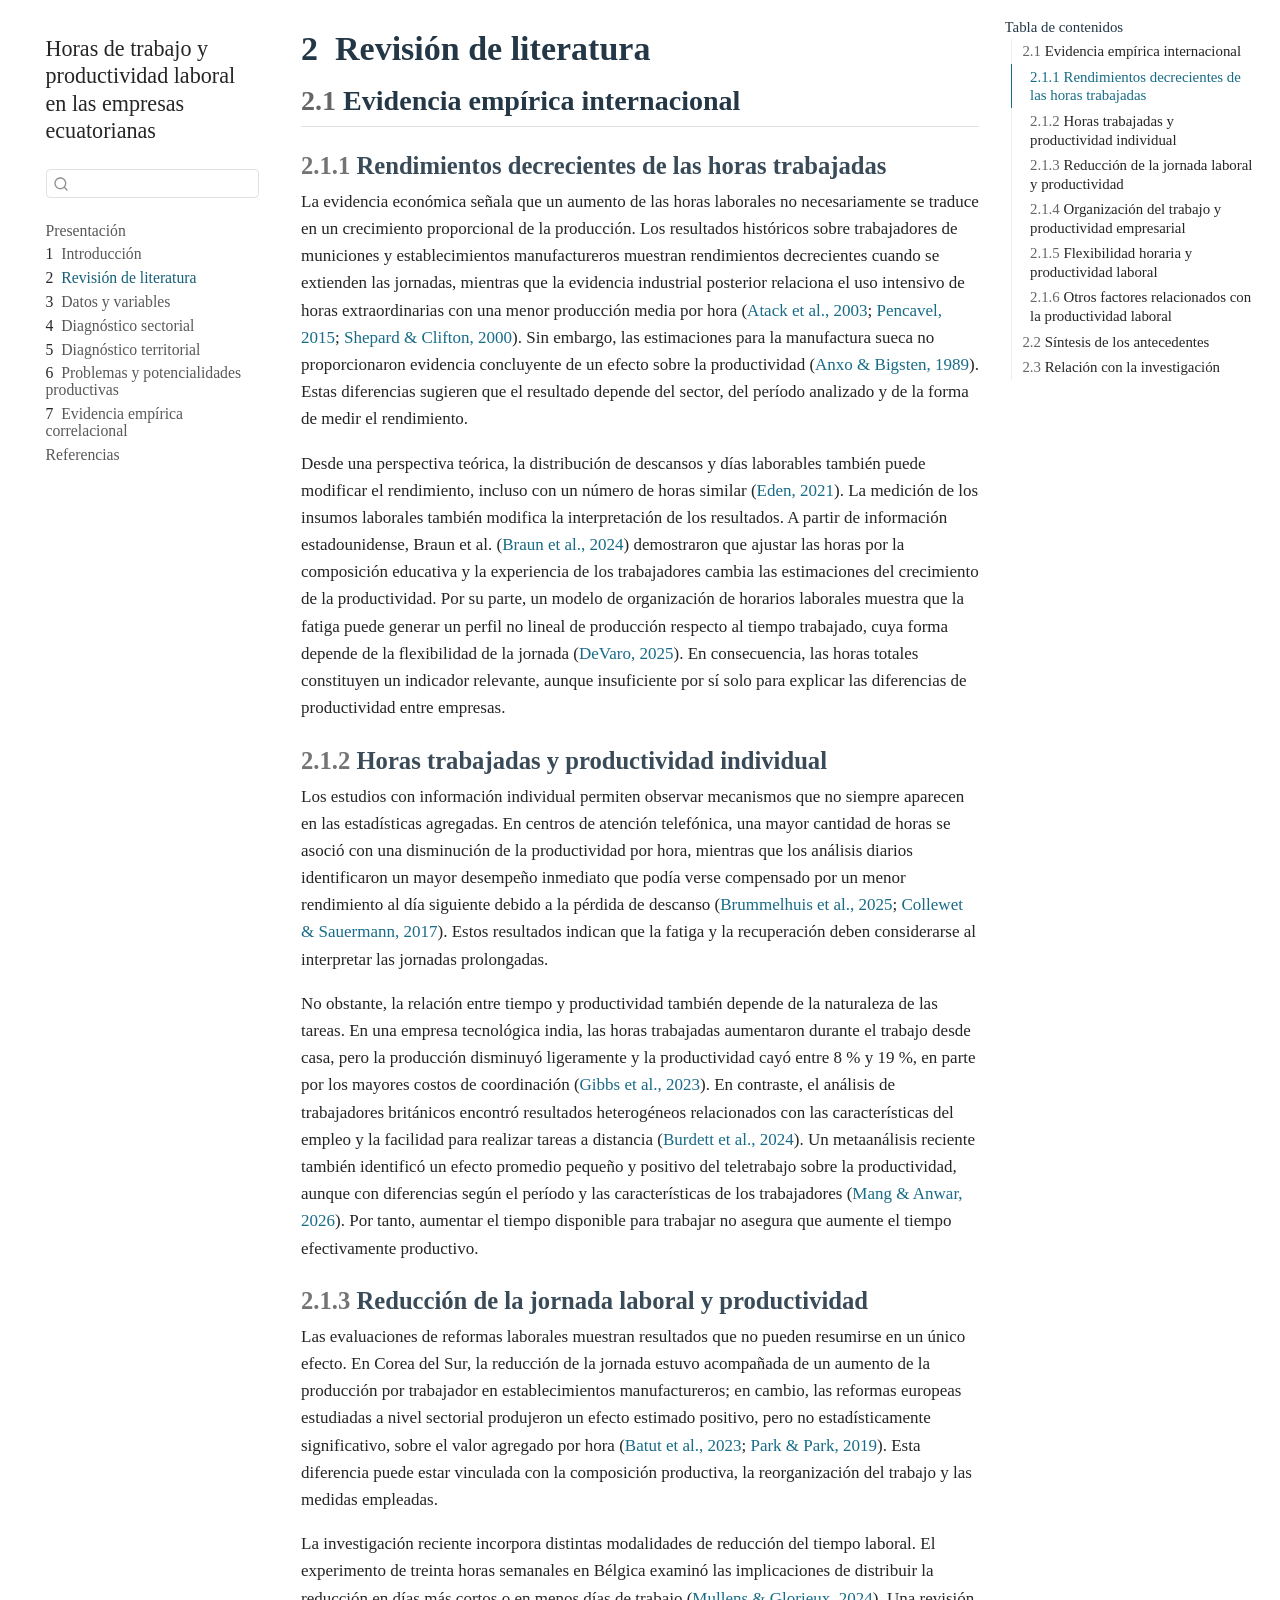
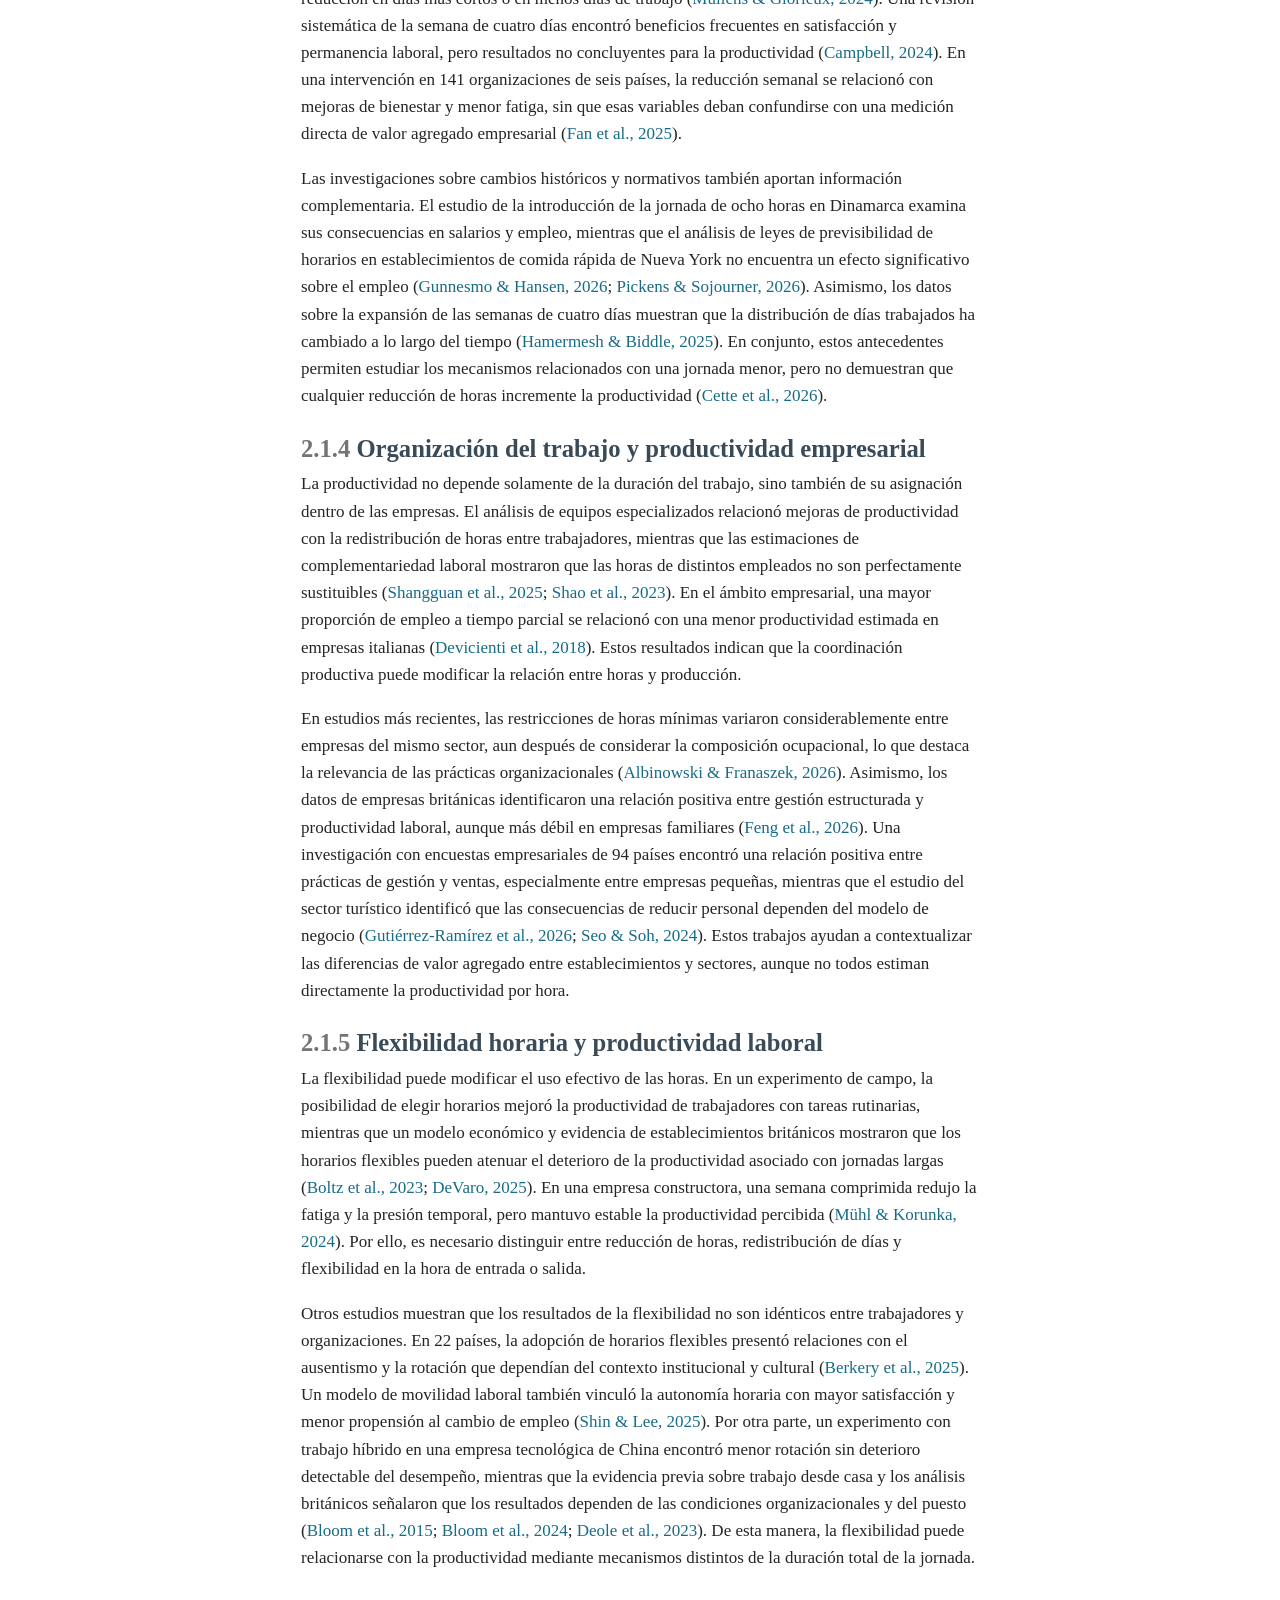
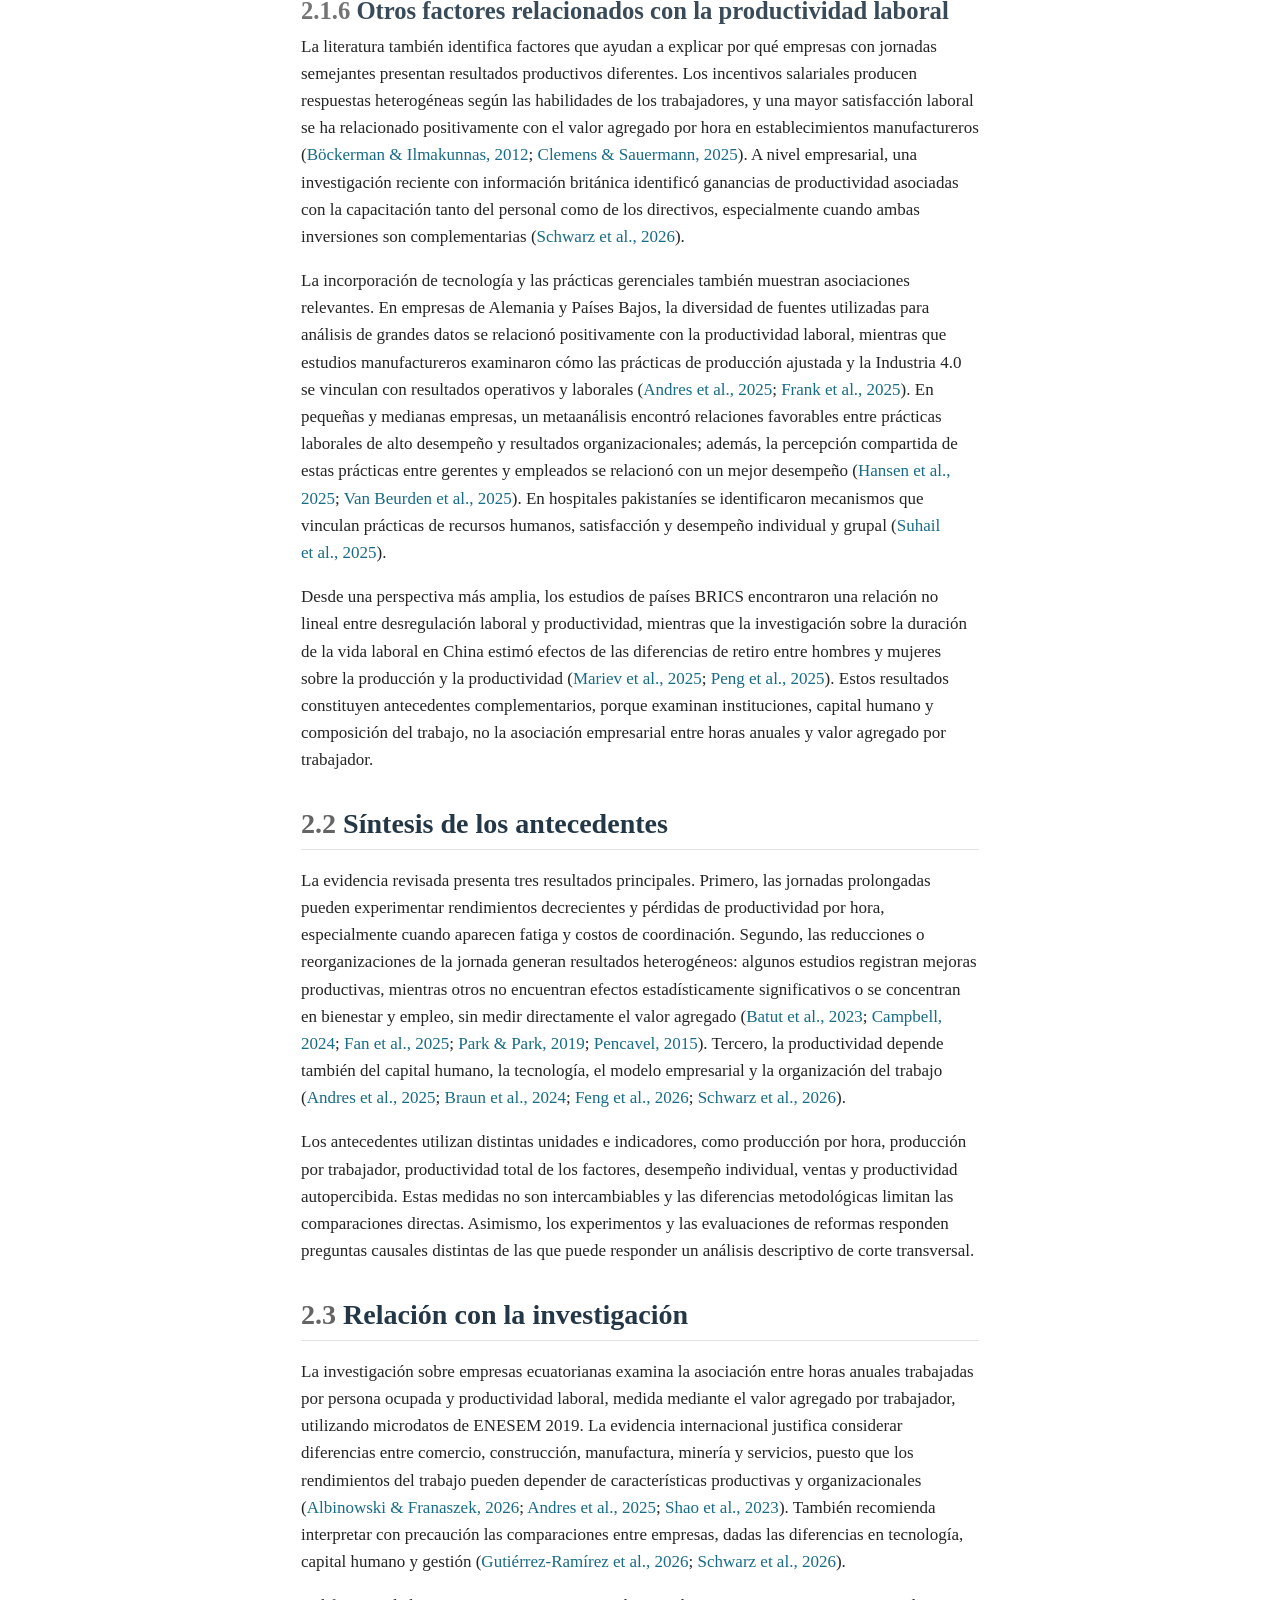
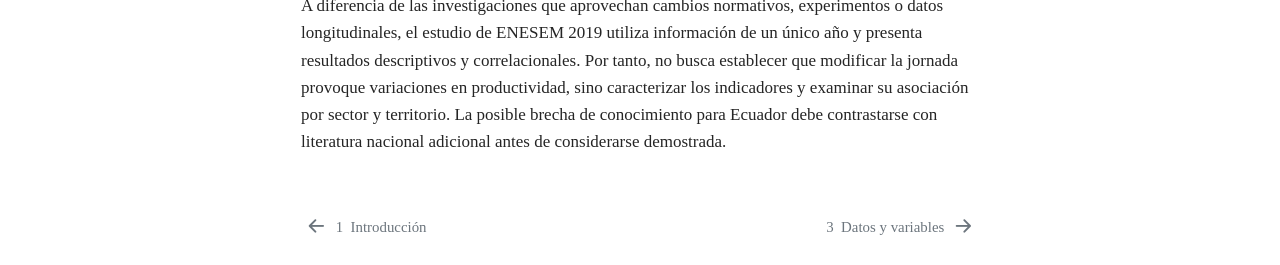
<file: _book/capitulos/revision_literatura.html>
<!DOCTYPE html>
<html xmlns="http://www.w3.org/1999/xhtml" lang="es" xml:lang="es"><head>

<meta charset="utf-8">
<meta name="generator" content="quarto-1.10.19">

<meta name="viewport" content="width=device-width, initial-scale=1.0, user-scalable=yes">


<title>2&nbsp; Revisión de literatura – Horas de trabajo y productividad laboral en las empresas ecuatorianas</title>
<style>
/* Default styles provided by pandoc.
** See https://pandoc.org/MANUAL.html#variables-for-html for config info.
*/
span.smallcaps{font-variant: small-caps;}
div.columns{display: flex; gap: 1.5em;}
div.column{flex: auto;}
@media screen {
div.columns{gap: min(4vw, 1.5em);}
div.column{overflow-x: auto;}
}
div.hanging-indent{margin-left: 1.5em; text-indent: -1.5em;}
ul.task-list{list-style: none;}
ul.task-list li input[type="checkbox"] {
  width: 0.8em;
  margin: 0 0.8em 0.2em -1em; /* quarto-specific, see https://github.com/quarto-dev/quarto-cli/issues/4556 */ 
  vertical-align: middle;
}
/* CSS for citations */
div.csl-bib-body { }
div.csl-entry {
  clear: both;
  margin-bottom: 0em;
}
.hanging-indent div.csl-entry {
  margin-left:2em;
  text-indent:-2em;
}
div.csl-left-margin {
  min-width:2em;
  float:left;
}
div.csl-right-inline {
  margin-left:2em;
  padding-left:1em;
}
div.csl-indent {
  margin-left: 2em;
}</style>


<script src="../site_libs/quarto-nav/quarto-nav.js"></script>
<script src="../site_libs/quarto-nav/headroom.min.js"></script>
<script src="../site_libs/clipboard/clipboard.min.js"></script>
<script src="../site_libs/quarto-search/autocomplete.umd.js"></script>
<script src="../site_libs/quarto-search/fuse.min.js"></script>
<script src="../site_libs/quarto-search/quarto-search.js"></script>
<meta name="quarto:offset" content="../">
<link href="../capitulos/datos_variables.html" rel="next">
<link href="../capitulos/introduccion.html" rel="prev">
<script src="../site_libs/quarto-html/quarto.js" type="module"></script>
<script src="../site_libs/quarto-html/tabsets/tabsets.js" type="module"></script>
<script src="../site_libs/quarto-html/popper.min.js"></script>
<script src="../site_libs/quarto-html/tippy.umd.min.js"></script>
<script src="../site_libs/quarto-html/anchor.min.js"></script>
<link href="../site_libs/quarto-html/tippy.css" rel="stylesheet">
<link href="../site_libs/quarto-html/quarto-syntax-highlighting-bf27225e3a48a9273f3daa8f8e829971.css" rel="stylesheet" id="quarto-text-highlighting-styles">
<script src="../site_libs/bootstrap/bootstrap.min.js"></script>
<link href="../site_libs/bootstrap/bootstrap-icons.css" rel="stylesheet">
<link href="../site_libs/bootstrap/bootstrap-aad3a8566272ef59c8950213db6151b2.min.css" rel="stylesheet" append-hash="true" id="quarto-bootstrap" data-mode="light">
<script id="quarto-search-options" type="application/json">{
  "location": "sidebar",
  "copy-button": false,
  "collapse-after": 3,
  "panel-placement": "start",
  "type": "textbox",
  "limit": 50,
  "keyboard-shortcut": [
    "f",
    "/",
    "s"
  ],
  "show-item-context": false,
  "language": {
    "search-no-results-text": "No se han encontrado resultados",
    "search-matching-documents-text": "documentos encontrados",
    "search-copy-link-title": "Copiar el enlace en la búsqueda",
    "search-hide-matches-text": "Ocultar resultados adicionales",
    "search-more-match-text": "resultado adicional en este documento",
    "search-more-matches-text": "resultados adicionales en este documento",
    "search-clear-button-title": "Borrar",
    "search-text-placeholder": "",
    "search-detached-cancel-button-title": "Cancelar",
    "search-submit-button-title": "Enviar",
    "search-label": "Buscar"
  }
}</script>


</head>

<body class="nav-sidebar floating quarto-light">

<div id="quarto-search-results"></div>
  <header id="quarto-header" class="headroom fixed-top">
  <nav class="quarto-secondary-nav">
    <div class="container-fluid d-flex">
      <button type="button" class="quarto-btn-toggle btn" data-bs-toggle="collapse" role="button" data-bs-target=".quarto-sidebar-collapse-item" aria-controls="quarto-sidebar" aria-expanded="false" aria-label="Alternar barra lateral" onclick="if (window.quartoToggleHeadroom) { window.quartoToggleHeadroom(); }">
        <i class="bi bi-layout-text-sidebar-reverse"></i>
      </button>
        <nav class="quarto-page-breadcrumbs" aria-label="breadcrumb"><ol class="breadcrumb"><li class="breadcrumb-item"><a href="../capitulos/revision_literatura.html"><span class="chapter-number">2</span>&nbsp; <span class="chapter-title">Revisión de literatura</span></a></li></ol></nav>
        <a class="flex-grow-1" role="navigation" data-bs-toggle="collapse" data-bs-target=".quarto-sidebar-collapse-item" aria-controls="quarto-sidebar" aria-expanded="false" aria-label="Alternar barra lateral" onclick="if (window.quartoToggleHeadroom) { window.quartoToggleHeadroom(); }">      
        </a>
      <button type="button" class="btn quarto-search-button" aria-label="Buscar" onclick="window.quartoOpenSearch();">
        <i class="bi bi-search"></i>
      </button>
    </div>
  </nav>
</header>
<!-- content -->
<div id="quarto-content" class="quarto-container page-columns page-rows-contents page-layout-article">
<!-- sidebar -->
  <nav id="quarto-sidebar" class="sidebar collapse collapse-horizontal quarto-sidebar-collapse-item sidebar-navigation floating overflow-auto">
    <div class="pt-lg-2 mt-2 text-left sidebar-header">
    <div class="sidebar-title mb-0 py-0">
      <a href="../">Horas de trabajo y productividad laboral en las empresas ecuatorianas</a> 
    </div>
      </div>
        <div class="mt-2 flex-shrink-0 align-items-center">
        <div class="sidebar-search">
        <div id="quarto-search" class="" title="Buscar"></div>
        </div>
        </div>
    <div class="sidebar-menu-container"> 
    <ul class="list-unstyled mt-1">
        <li class="sidebar-item">
  <div class="sidebar-item-container"> 
  <a href="../index.html" class="sidebar-item-text sidebar-link">
 <span class="menu-text">Presentación</span></a>
  </div>
</li>
        <li class="sidebar-item">
  <div class="sidebar-item-container"> 
  <a href="../capitulos/introduccion.html" class="sidebar-item-text sidebar-link">
 <span class="menu-text"><span class="chapter-number">1</span>&nbsp; <span class="chapter-title">Introducción</span></span></a>
  </div>
</li>
        <li class="sidebar-item">
  <div class="sidebar-item-container"> 
  <a href="../capitulos/revision_literatura.html" class="sidebar-item-text sidebar-link active">
 <span class="menu-text"><span class="chapter-number">2</span>&nbsp; <span class="chapter-title">Revisión de literatura</span></span></a>
  </div>
</li>
        <li class="sidebar-item">
  <div class="sidebar-item-container"> 
  <a href="../capitulos/datos_variables.html" class="sidebar-item-text sidebar-link">
 <span class="menu-text"><span class="chapter-number">3</span>&nbsp; <span class="chapter-title">Datos y variables</span></span></a>
  </div>
</li>
        <li class="sidebar-item">
  <div class="sidebar-item-container"> 
  <a href="../capitulos/diagnostico_sectorial.html" class="sidebar-item-text sidebar-link">
 <span class="menu-text"><span class="chapter-number">4</span>&nbsp; <span class="chapter-title">Diagnóstico sectorial</span></span></a>
  </div>
</li>
        <li class="sidebar-item">
  <div class="sidebar-item-container"> 
  <a href="../capitulos/diagnostico_territorial.html" class="sidebar-item-text sidebar-link">
 <span class="menu-text"><span class="chapter-number">5</span>&nbsp; <span class="chapter-title">Diagnóstico territorial</span></span></a>
  </div>
</li>
        <li class="sidebar-item">
  <div class="sidebar-item-container"> 
  <a href="../capitulos/problemas_potencialidades.html" class="sidebar-item-text sidebar-link">
 <span class="menu-text"><span class="chapter-number">6</span>&nbsp; <span class="chapter-title">Problemas y potencialidades productivas</span></span></a>
  </div>
</li>
        <li class="sidebar-item">
  <div class="sidebar-item-container"> 
  <a href="../capitulos/evidencia_correlacional.html" class="sidebar-item-text sidebar-link">
 <span class="menu-text"><span class="chapter-number">7</span>&nbsp; <span class="chapter-title">Evidencia empírica correlacional</span></span></a>
  </div>
</li>
        <li class="sidebar-item">
  <div class="sidebar-item-container"> 
  <a href="../capitulos/referencias.html" class="sidebar-item-text sidebar-link">
 <span class="menu-text">Referencias</span></a>
  </div>
</li>
    </ul>
    </div>
</nav>
<div id="quarto-sidebar-glass" class="quarto-sidebar-collapse-item" data-bs-toggle="collapse" data-bs-target=".quarto-sidebar-collapse-item"></div>
<!-- margin-sidebar -->
    <div id="quarto-margin-sidebar" class="sidebar margin-sidebar">
        <nav id="TOC" role="doc-toc" class="toc-active">
    <h2 id="toc-title">Tabla de contenidos</h2>
   
  <ul>
  <li><a href="#evidencia-empírica-internacional" id="toc-evidencia-empírica-internacional" class="nav-link active" data-scroll-target="#evidencia-empírica-internacional"><span class="header-section-number">2.1</span> Evidencia empírica internacional</a>
  <ul class="collapse">
  <li><a href="#rendimientos-decrecientes-de-las-horas-trabajadas" id="toc-rendimientos-decrecientes-de-las-horas-trabajadas" class="nav-link" data-scroll-target="#rendimientos-decrecientes-de-las-horas-trabajadas"><span class="header-section-number">2.1.1</span> Rendimientos decrecientes de las horas trabajadas</a></li>
  <li><a href="#horas-trabajadas-y-productividad-individual" id="toc-horas-trabajadas-y-productividad-individual" class="nav-link" data-scroll-target="#horas-trabajadas-y-productividad-individual"><span class="header-section-number">2.1.2</span> Horas trabajadas y productividad individual</a></li>
  <li><a href="#reducción-de-la-jornada-laboral-y-productividad" id="toc-reducción-de-la-jornada-laboral-y-productividad" class="nav-link" data-scroll-target="#reducción-de-la-jornada-laboral-y-productividad"><span class="header-section-number">2.1.3</span> Reducción de la jornada laboral y productividad</a></li>
  <li><a href="#organización-del-trabajo-y-productividad-empresarial" id="toc-organización-del-trabajo-y-productividad-empresarial" class="nav-link" data-scroll-target="#organización-del-trabajo-y-productividad-empresarial"><span class="header-section-number">2.1.4</span> Organización del trabajo y productividad empresarial</a></li>
  <li><a href="#flexibilidad-horaria-y-productividad-laboral" id="toc-flexibilidad-horaria-y-productividad-laboral" class="nav-link" data-scroll-target="#flexibilidad-horaria-y-productividad-laboral"><span class="header-section-number">2.1.5</span> Flexibilidad horaria y productividad laboral</a></li>
  <li><a href="#otros-factores-relacionados-con-la-productividad-laboral" id="toc-otros-factores-relacionados-con-la-productividad-laboral" class="nav-link" data-scroll-target="#otros-factores-relacionados-con-la-productividad-laboral"><span class="header-section-number">2.1.6</span> Otros factores relacionados con la productividad laboral</a></li>
  </ul></li>
  <li><a href="#síntesis-de-los-antecedentes" id="toc-síntesis-de-los-antecedentes" class="nav-link" data-scroll-target="#síntesis-de-los-antecedentes"><span class="header-section-number">2.2</span> Síntesis de los antecedentes</a></li>
  <li><a href="#relación-con-la-investigación" id="toc-relación-con-la-investigación" class="nav-link" data-scroll-target="#relación-con-la-investigación"><span class="header-section-number">2.3</span> Relación con la investigación</a></li>
  </ul>
</nav>
    </div>
<!-- main -->
<main class="content" id="quarto-document-content">

<header id="title-block-header" class="quarto-title-block default">
<div class="quarto-title">
<h1 class="title"><span class="chapter-number">2</span>&nbsp; <span class="chapter-title">Revisión de literatura</span></h1>
</div>



<div class="quarto-title-meta">

    
  
    
  </div>
  


</header>


<section id="evidencia-empírica-internacional" class="level2" data-number="2.1">
<h2 data-number="2.1" class="anchored" data-anchor-id="evidencia-empírica-internacional"><span class="header-section-number">2.1</span> Evidencia empírica internacional</h2>
<section id="rendimientos-decrecientes-de-las-horas-trabajadas" class="level3" data-number="2.1.1">
<h3 data-number="2.1.1" class="anchored" data-anchor-id="rendimientos-decrecientes-de-las-horas-trabajadas"><span class="header-section-number">2.1.1</span> Rendimientos decrecientes de las horas trabajadas</h3>
<p>La evidencia económica señala que un aumento de las horas laborales no necesariamente se traduce en un crecimiento proporcional de la producción. Los resultados históricos sobre trabajadores de municiones y establecimientos manufactureros muestran rendimientos decrecientes cuando se extienden las jornadas, mientras que la evidencia industrial posterior relaciona el uso intensivo de horas extraordinarias con una menor producción media por hora <span class="citation" data-cites="pencavel2015 atack2003 shepard2000">(<a href="referencias.html#ref-atack2003" role="doc-biblioref">Atack et&nbsp;al., 2003</a>; <a href="referencias.html#ref-pencavel2015" role="doc-biblioref">Pencavel, 2015</a>; <a href="referencias.html#ref-shepard2000" role="doc-biblioref">Shepard &amp; Clifton, 2000</a>)</span>. Sin embargo, las estimaciones para la manufactura sueca no proporcionaron evidencia concluyente de un efecto sobre la productividad <span class="citation" data-cites="anxo1989">(<a href="referencias.html#ref-anxo1989" role="doc-biblioref">Anxo &amp; Bigsten, 1989</a>)</span>. Estas diferencias sugieren que el resultado depende del sector, del período analizado y de la forma de medir el rendimiento.</p>
<p>Desde una perspectiva teórica, la distribución de descansos y días laborables también puede modificar el rendimiento, incluso con un número de horas similar <span class="citation" data-cites="eden2021">(<a href="referencias.html#ref-eden2021" role="doc-biblioref">Eden, 2021</a>)</span>. La medición de los insumos laborales también modifica la interpretación de los resultados. A partir de información estadounidense, Braun et al. <span class="citation" data-cites="braun2024">(<a href="referencias.html#ref-braun2024" role="doc-biblioref">Braun et&nbsp;al., 2024</a>)</span> demostraron que ajustar las horas por la composición educativa y la experiencia de los trabajadores cambia las estimaciones del crecimiento de la productividad. Por su parte, un modelo de organización de horarios laborales muestra que la fatiga puede generar un perfil no lineal de producción respecto al tiempo trabajado, cuya forma depende de la flexibilidad de la jornada <span class="citation" data-cites="devaro2025">(<a href="referencias.html#ref-devaro2025" role="doc-biblioref">DeVaro, 2025</a>)</span>. En consecuencia, las horas totales constituyen un indicador relevante, aunque insuficiente por sí solo para explicar las diferencias de productividad entre empresas.</p>
</section>
<section id="horas-trabajadas-y-productividad-individual" class="level3" data-number="2.1.2">
<h3 data-number="2.1.2" class="anchored" data-anchor-id="horas-trabajadas-y-productividad-individual"><span class="header-section-number">2.1.2</span> Horas trabajadas y productividad individual</h3>
<p>Los estudios con información individual permiten observar mecanismos que no siempre aparecen en las estadísticas agregadas. En centros de atención telefónica, una mayor cantidad de horas se asoció con una disminución de la productividad por hora, mientras que los análisis diarios identificaron un mayor desempeño inmediato que podía verse compensado por un menor rendimiento al día siguiente debido a la pérdida de descanso <span class="citation" data-cites="collewet2017 tenbrummelhuis2025">(<a href="referencias.html#ref-tenbrummelhuis2025" role="doc-biblioref">Brummelhuis et&nbsp;al., 2025</a>; <a href="referencias.html#ref-collewet2017" role="doc-biblioref">Collewet &amp; Sauermann, 2017</a>)</span>. Estos resultados indican que la fatiga y la recuperación deben considerarse al interpretar las jornadas prolongadas.</p>
<p>No obstante, la relación entre tiempo y productividad también depende de la naturaleza de las tareas. En una empresa tecnológica india, las horas trabajadas aumentaron durante el trabajo desde casa, pero la producción disminuyó ligeramente y la productividad cayó entre 8 % y 19 %, en parte por los mayores costos de coordinación <span class="citation" data-cites="gibbs2023">(<a href="referencias.html#ref-gibbs2023" role="doc-biblioref">Gibbs et&nbsp;al., 2023</a>)</span>. En contraste, el análisis de trabajadores británicos encontró resultados heterogéneos relacionados con las características del empleo y la facilidad para realizar tareas a distancia <span class="citation" data-cites="burdett2024">(<a href="referencias.html#ref-burdett2024" role="doc-biblioref">Burdett et&nbsp;al., 2024</a>)</span>. Un metaanálisis reciente también identificó un efecto promedio pequeño y positivo del teletrabajo sobre la productividad, aunque con diferencias según el período y las características de los trabajadores <span class="citation" data-cites="mang2026">(<a href="referencias.html#ref-mang2026" role="doc-biblioref">Mang &amp; Anwar, 2026</a>)</span>. Por tanto, aumentar el tiempo disponible para trabajar no asegura que aumente el tiempo efectivamente productivo.</p>
</section>
<section id="reducción-de-la-jornada-laboral-y-productividad" class="level3" data-number="2.1.3">
<h3 data-number="2.1.3" class="anchored" data-anchor-id="reducción-de-la-jornada-laboral-y-productividad"><span class="header-section-number">2.1.3</span> Reducción de la jornada laboral y productividad</h3>
<p>Las evaluaciones de reformas laborales muestran resultados que no pueden resumirse en un único efecto. En Corea del Sur, la reducción de la jornada estuvo acompañada de un aumento de la producción por trabajador en establecimientos manufactureros; en cambio, las reformas europeas estudiadas a nivel sectorial produjeron un efecto estimado positivo, pero no estadísticamente significativo, sobre el valor agregado por hora <span class="citation" data-cites="park2019 batut2023">(<a href="referencias.html#ref-batut2023" role="doc-biblioref">Batut et&nbsp;al., 2023</a>; <a href="referencias.html#ref-park2019" role="doc-biblioref">Park &amp; Park, 2019</a>)</span>. Esta diferencia puede estar vinculada con la composición productiva, la reorganización del trabajo y las medidas empleadas.</p>
<p>La investigación reciente incorpora distintas modalidades de reducción del tiempo laboral. El experimento de treinta horas semanales en Bélgica examinó las implicaciones de distribuir la reducción en días más cortos o en menos días de trabajo <span class="citation" data-cites="mullens2024">(<a href="referencias.html#ref-mullens2024" role="doc-biblioref">Mullens &amp; Glorieux, 2024</a>)</span>. Una revisión sistemática de la semana de cuatro días encontró beneficios frecuentes en satisfacción y permanencia laboral, pero resultados no concluyentes para la productividad <span class="citation" data-cites="campbell2024">(<a href="referencias.html#ref-campbell2024" role="doc-biblioref">Campbell, 2024</a>)</span>. En una intervención en 141 organizaciones de seis países, la reducción semanal se relacionó con mejoras de bienestar y menor fatiga, sin que esas variables deban confundirse con una medición directa de valor agregado empresarial <span class="citation" data-cites="fan2025">(<a href="referencias.html#ref-fan2025" role="doc-biblioref">Fan et&nbsp;al., 2025</a>)</span>.</p>
<p>Las investigaciones sobre cambios históricos y normativos también aportan información complementaria. El estudio de la introducción de la jornada de ocho horas en Dinamarca examina sus consecuencias en salarios y empleo, mientras que el análisis de leyes de previsibilidad de horarios en establecimientos de comida rápida de Nueva York no encuentra un efecto significativo sobre el empleo <span class="citation" data-cites="gunnesmo2026 pickens2026">(<a href="referencias.html#ref-gunnesmo2026" role="doc-biblioref">Gunnesmo &amp; Hansen, 2026</a>; <a href="referencias.html#ref-pickens2026" role="doc-biblioref">Pickens &amp; Sojourner, 2026</a>)</span>. Asimismo, los datos sobre la expansión de las semanas de cuatro días muestran que la distribución de días trabajados ha cambiado a lo largo del tiempo <span class="citation" data-cites="hamermesh2025">(<a href="referencias.html#ref-hamermesh2025" role="doc-biblioref">Hamermesh &amp; Biddle, 2025</a>)</span>. En conjunto, estos antecedentes permiten estudiar los mecanismos relacionados con una jornada menor, pero no demuestran que cualquier reducción de horas incremente la productividad <span class="citation" data-cites="cette2026">(<a href="referencias.html#ref-cette2026" role="doc-biblioref">Cette et&nbsp;al., 2026</a>)</span>.</p>
</section>
<section id="organización-del-trabajo-y-productividad-empresarial" class="level3" data-number="2.1.4">
<h3 data-number="2.1.4" class="anchored" data-anchor-id="organización-del-trabajo-y-productividad-empresarial"><span class="header-section-number">2.1.4</span> Organización del trabajo y productividad empresarial</h3>
<p>La productividad no depende solamente de la duración del trabajo, sino también de su asignación dentro de las empresas. El análisis de equipos especializados relacionó mejoras de productividad con la redistribución de horas entre trabajadores, mientras que las estimaciones de complementariedad laboral mostraron que las horas de distintos empleados no son perfectamente sustituibles <span class="citation" data-cites="shangguan2025 shao2023">(<a href="referencias.html#ref-shangguan2025" role="doc-biblioref">Shangguan et&nbsp;al., 2025</a>; <a href="referencias.html#ref-shao2023" role="doc-biblioref">Shao et&nbsp;al., 2023</a>)</span>. En el ámbito empresarial, una mayor proporción de empleo a tiempo parcial se relacionó con una menor productividad estimada en empresas italianas <span class="citation" data-cites="devicienti2018">(<a href="referencias.html#ref-devicienti2018" role="doc-biblioref">Devicienti et&nbsp;al., 2018</a>)</span>. Estos resultados indican que la coordinación productiva puede modificar la relación entre horas y producción.</p>
<p>En estudios más recientes, las restricciones de horas mínimas variaron considerablemente entre empresas del mismo sector, aun después de considerar la composición ocupacional, lo que destaca la relevancia de las prácticas organizacionales <span class="citation" data-cites="albinowski2026">(<a href="referencias.html#ref-albinowski2026" role="doc-biblioref">Albinowski &amp; Franaszek, 2026</a>)</span>. Asimismo, los datos de empresas británicas identificaron una relación positiva entre gestión estructurada y productividad laboral, aunque más débil en empresas familiares <span class="citation" data-cites="feng2026">(<a href="referencias.html#ref-feng2026" role="doc-biblioref">Feng et&nbsp;al., 2026</a>)</span>. Una investigación con encuestas empresariales de 94 países encontró una relación positiva entre prácticas de gestión y ventas, especialmente entre empresas pequeñas, mientras que el estudio del sector turístico identificó que las consecuencias de reducir personal dependen del modelo de negocio <span class="citation" data-cites="gutierrez2026 seo2024">(<a href="referencias.html#ref-gutierrez2026" role="doc-biblioref">Gutiérrez-Ramírez et&nbsp;al., 2026</a>; <a href="referencias.html#ref-seo2024" role="doc-biblioref">Seo &amp; Soh, 2024</a>)</span>. Estos trabajos ayudan a contextualizar las diferencias de valor agregado entre establecimientos y sectores, aunque no todos estiman directamente la productividad por hora.</p>
</section>
<section id="flexibilidad-horaria-y-productividad-laboral" class="level3" data-number="2.1.5">
<h3 data-number="2.1.5" class="anchored" data-anchor-id="flexibilidad-horaria-y-productividad-laboral"><span class="header-section-number">2.1.5</span> Flexibilidad horaria y productividad laboral</h3>
<p>La flexibilidad puede modificar el uso efectivo de las horas. En un experimento de campo, la posibilidad de elegir horarios mejoró la productividad de trabajadores con tareas rutinarias, mientras que un modelo económico y evidencia de establecimientos británicos mostraron que los horarios flexibles pueden atenuar el deterioro de la productividad asociado con jornadas largas <span class="citation" data-cites="boltz2023 devaro2025">(<a href="referencias.html#ref-boltz2023" role="doc-biblioref">Boltz et&nbsp;al., 2023</a>; <a href="referencias.html#ref-devaro2025" role="doc-biblioref">DeVaro, 2025</a>)</span>. En una empresa constructora, una semana comprimida redujo la fatiga y la presión temporal, pero mantuvo estable la productividad percibida <span class="citation" data-cites="muhl2024">(<a href="referencias.html#ref-muhl2024" role="doc-biblioref">Mühl &amp; Korunka, 2024</a>)</span>. Por ello, es necesario distinguir entre reducción de horas, redistribución de días y flexibilidad en la hora de entrada o salida.</p>
<p>Otros estudios muestran que los resultados de la flexibilidad no son idénticos entre trabajadores y organizaciones. En 22 países, la adopción de horarios flexibles presentó relaciones con el ausentismo y la rotación que dependían del contexto institucional y cultural <span class="citation" data-cites="berkery2025">(<a href="referencias.html#ref-berkery2025" role="doc-biblioref">Berkery et&nbsp;al., 2025</a>)</span>. Un modelo de movilidad laboral también vinculó la autonomía horaria con mayor satisfacción y menor propensión al cambio de empleo <span class="citation" data-cites="shin2025">(<a href="referencias.html#ref-shin2025" role="doc-biblioref">Shin &amp; Lee, 2025</a>)</span>. Por otra parte, un experimento con trabajo híbrido en una empresa tecnológica de China encontró menor rotación sin deterioro detectable del desempeño, mientras que la evidencia previa sobre trabajo desde casa y los análisis británicos señalaron que los resultados dependen de las condiciones organizacionales y del puesto <span class="citation" data-cites="bloomhan2024 bloom2015 deole2023">(<a href="referencias.html#ref-bloom2015" role="doc-biblioref">Bloom et&nbsp;al., 2015</a>; <a href="referencias.html#ref-bloomhan2024" role="doc-biblioref">Bloom et&nbsp;al., 2024</a>; <a href="referencias.html#ref-deole2023" role="doc-biblioref">Deole et&nbsp;al., 2023</a>)</span>. De esta manera, la flexibilidad puede relacionarse con la productividad mediante mecanismos distintos de la duración total de la jornada.</p>
</section>
<section id="otros-factores-relacionados-con-la-productividad-laboral" class="level3" data-number="2.1.6">
<h3 data-number="2.1.6" class="anchored" data-anchor-id="otros-factores-relacionados-con-la-productividad-laboral"><span class="header-section-number">2.1.6</span> Otros factores relacionados con la productividad laboral</h3>
<p>La literatura también identifica factores que ayudan a explicar por qué empresas con jornadas semejantes presentan resultados productivos diferentes. Los incentivos salariales producen respuestas heterogéneas según las habilidades de los trabajadores, y una mayor satisfacción laboral se ha relacionado positivamente con el valor agregado por hora en establecimientos manufactureros <span class="citation" data-cites="clemens2025 bockerman2012">(<a href="referencias.html#ref-bockerman2012" role="doc-biblioref">Böckerman &amp; Ilmakunnas, 2012</a>; <a href="referencias.html#ref-clemens2025" role="doc-biblioref">Clemens &amp; Sauermann, 2025</a>)</span>. A nivel empresarial, una investigación reciente con información británica identificó ganancias de productividad asociadas con la capacitación tanto del personal como de los directivos, especialmente cuando ambas inversiones son complementarias <span class="citation" data-cites="schwarz2026">(<a href="referencias.html#ref-schwarz2026" role="doc-biblioref">Schwarz et&nbsp;al., 2026</a>)</span>.</p>
<p>La incorporación de tecnología y las prácticas gerenciales también muestran asociaciones relevantes. En empresas de Alemania y Países Bajos, la diversidad de fuentes utilizadas para análisis de grandes datos se relacionó positivamente con la productividad laboral, mientras que estudios manufactureros examinaron cómo las prácticas de producción ajustada y la Industria 4.0 se vinculan con resultados operativos y laborales <span class="citation" data-cites="andres2025 frank2025">(<a href="referencias.html#ref-andres2025" role="doc-biblioref">Andres et&nbsp;al., 2025</a>; <a href="referencias.html#ref-frank2025" role="doc-biblioref">Frank et&nbsp;al., 2025</a>)</span>. En pequeñas y medianas empresas, un metaanálisis encontró relaciones favorables entre prácticas laborales de alto desempeño y resultados organizacionales; además, la percepción compartida de estas prácticas entre gerentes y empleados se relacionó con un mejor desempeño <span class="citation" data-cites="hansen2025 vanbeurden2025">(<a href="referencias.html#ref-hansen2025" role="doc-biblioref">Hansen et&nbsp;al., 2025</a>; <a href="referencias.html#ref-vanbeurden2025" role="doc-biblioref">Van Beurden et&nbsp;al., 2025</a>)</span>. En hospitales pakistaníes se identificaron mecanismos que vinculan prácticas de recursos humanos, satisfacción y desempeño individual y grupal <span class="citation" data-cites="suhail2025">(<a href="referencias.html#ref-suhail2025" role="doc-biblioref">Suhail et&nbsp;al., 2025</a>)</span>.</p>
<p>Desde una perspectiva más amplia, los estudios de países BRICS encontraron una relación no lineal entre desregulación laboral y productividad, mientras que la investigación sobre la duración de la vida laboral en China estimó efectos de las diferencias de retiro entre hombres y mujeres sobre la producción y la productividad <span class="citation" data-cites="mariev2025 peng2025">(<a href="referencias.html#ref-mariev2025" role="doc-biblioref">Mariev et&nbsp;al., 2025</a>; <a href="referencias.html#ref-peng2025" role="doc-biblioref">Peng et&nbsp;al., 2025</a>)</span>. Estos resultados constituyen antecedentes complementarios, porque examinan instituciones, capital humano y composición del trabajo, no la asociación empresarial entre horas anuales y valor agregado por trabajador.</p>
</section>
</section>
<section id="síntesis-de-los-antecedentes" class="level2" data-number="2.2">
<h2 data-number="2.2" class="anchored" data-anchor-id="síntesis-de-los-antecedentes"><span class="header-section-number">2.2</span> Síntesis de los antecedentes</h2>
<p>La evidencia revisada presenta tres resultados principales. Primero, las jornadas prolongadas pueden experimentar rendimientos decrecientes y pérdidas de productividad por hora, especialmente cuando aparecen fatiga y costos de coordinación. Segundo, las reducciones o reorganizaciones de la jornada generan resultados heterogéneos: algunos estudios registran mejoras productivas, mientras otros no encuentran efectos estadísticamente significativos o se concentran en bienestar y empleo, sin medir directamente el valor agregado <span class="citation" data-cites="pencavel2015 park2019 batut2023 campbell2024 fan2025">(<a href="referencias.html#ref-batut2023" role="doc-biblioref">Batut et&nbsp;al., 2023</a>; <a href="referencias.html#ref-campbell2024" role="doc-biblioref">Campbell, 2024</a>; <a href="referencias.html#ref-fan2025" role="doc-biblioref">Fan et&nbsp;al., 2025</a>; <a href="referencias.html#ref-park2019" role="doc-biblioref">Park &amp; Park, 2019</a>; <a href="referencias.html#ref-pencavel2015" role="doc-biblioref">Pencavel, 2015</a>)</span>. Tercero, la productividad depende también del capital humano, la tecnología, el modelo empresarial y la organización del trabajo <span class="citation" data-cites="braun2024 schwarz2026 andres2025 feng2026">(<a href="referencias.html#ref-andres2025" role="doc-biblioref">Andres et&nbsp;al., 2025</a>; <a href="referencias.html#ref-braun2024" role="doc-biblioref">Braun et&nbsp;al., 2024</a>; <a href="referencias.html#ref-feng2026" role="doc-biblioref">Feng et&nbsp;al., 2026</a>; <a href="referencias.html#ref-schwarz2026" role="doc-biblioref">Schwarz et&nbsp;al., 2026</a>)</span>.</p>
<p>Los antecedentes utilizan distintas unidades e indicadores, como producción por hora, producción por trabajador, productividad total de los factores, desempeño individual, ventas y productividad autopercibida. Estas medidas no son intercambiables y las diferencias metodológicas limitan las comparaciones directas. Asimismo, los experimentos y las evaluaciones de reformas responden preguntas causales distintas de las que puede responder un análisis descriptivo de corte transversal.</p>
</section>
<section id="relación-con-la-investigación" class="level2" data-number="2.3">
<h2 data-number="2.3" class="anchored" data-anchor-id="relación-con-la-investigación"><span class="header-section-number">2.3</span> Relación con la investigación</h2>
<p>La investigación sobre empresas ecuatorianas examina la asociación entre horas anuales trabajadas por persona ocupada y productividad laboral, medida mediante el valor agregado por trabajador, utilizando microdatos de ENESEM 2019. La evidencia internacional justifica considerar diferencias entre comercio, construcción, manufactura, minería y servicios, puesto que los rendimientos del trabajo pueden depender de características productivas y organizacionales <span class="citation" data-cites="shao2023 albinowski2026 andres2025">(<a href="referencias.html#ref-albinowski2026" role="doc-biblioref">Albinowski &amp; Franaszek, 2026</a>; <a href="referencias.html#ref-andres2025" role="doc-biblioref">Andres et&nbsp;al., 2025</a>; <a href="referencias.html#ref-shao2023" role="doc-biblioref">Shao et&nbsp;al., 2023</a>)</span>. También recomienda interpretar con precaución las comparaciones entre empresas, dadas las diferencias en tecnología, capital humano y gestión <span class="citation" data-cites="schwarz2026 gutierrez2026">(<a href="referencias.html#ref-gutierrez2026" role="doc-biblioref">Gutiérrez-Ramírez et&nbsp;al., 2026</a>; <a href="referencias.html#ref-schwarz2026" role="doc-biblioref">Schwarz et&nbsp;al., 2026</a>)</span>.</p>
<p>A diferencia de las investigaciones que aprovechan cambios normativos, experimentos o datos longitudinales, el estudio de ENESEM 2019 utiliza información de un único año y presenta resultados descriptivos y correlacionales. Por tanto, no busca establecer que modificar la jornada provoque variaciones en productividad, sino caracterizar los indicadores y examinar su asociación por sector y territorio. La posible brecha de conocimiento para Ecuador debe contrastarse con literatura nacional adicional antes de considerarse demostrada.</p>


<div id="refs" class="references csl-bib-body hanging-indent" data-entry-spacing="0" data-line-spacing="2" role="list" style="display: none">
<div id="ref-albinowski2026" class="csl-entry" role="listitem">
Albinowski, M., &amp; Franaszek, J. (2026). <span>Minimum hours constraints: The role of organizational practices</span>. <em>Economic Modelling</em>, <em>164</em>, 107844. <a href="https://doi.org/10.1016/j.econmod.2026.107844">https://doi.org/10.1016/j.econmod.2026.107844</a>
</div>
<div id="ref-andres2025" class="csl-entry" role="listitem">
Andres, R., Niebel, T., &amp; Sack, R. (2025). <span>Big data and firm-level productivity: A cross-country comparison</span>. <em>Information Economics and Policy</em>, <em>71</em>, 101147. <a href="https://doi.org/10.1016/j.infoecopol.2025.101147">https://doi.org/10.1016/j.infoecopol.2025.101147</a>
</div>
<div id="ref-anxo1989" class="csl-entry" role="listitem">
Anxo, D., &amp; Bigsten, A. (1989). Working Hours and Productivity in Swedish Manufacturing. <em>The Scandinavian Journal of Economics</em>, <em>91</em>(3), 613-619. <a href="https://doi.org/10.2307/3440088">https://doi.org/10.2307/3440088</a>
</div>
<div id="ref-atack2003" class="csl-entry" role="listitem">
Atack, J., Bateman, F., &amp; Margo, R. A. (2003). Productivity in Manufacturing and the Length of the Working Day: Evidence from the 1880 Census of Manufactures. <em>Explorations in Economic History</em>, <em>40</em>(2), 170-194. <a href="https://doi.org/10.1016/S0014-4983(03)00016-0">https://doi.org/10.1016/S0014-4983(03)00016-0</a>
</div>
<div id="ref-batut2023" class="csl-entry" role="listitem">
Batut, C., Garnero, A., &amp; Tondini, A. (2023). The Employment Effects of Working Time Reductions: Sector-Level Evidence from European Reforms. <em>Industrial Relations: A Journal of Economy and Society</em>, <em>62</em>(3), 217-232. <a href="https://doi.org/10.1111/irel.12323">https://doi.org/10.1111/irel.12323</a>
</div>
<div id="ref-berkery2025" class="csl-entry" role="listitem">
Berkery, E., Peretz, H., Tiernan, S., &amp; Morley, M. J. (2025). <span>The impact of flexi-time uptake on organizational outcomes and the moderating role of formal and informal institutions across 22 countries</span>. <em>European Management Journal</em>, <em>43</em>, 640-649. <a href="https://doi.org/10.1016/j.emj.2024.05.007">https://doi.org/10.1016/j.emj.2024.05.007</a>
</div>
<div id="ref-bloomhan2024" class="csl-entry" role="listitem">
Bloom, N., Han, R., &amp; Liang, J. (2024). <span>Hybrid working from home improves retention without damaging performance</span>. <em>Nature</em>, <em>630</em>, 920-925. <a href="https://doi.org/10.1038/s41586-024-07500-2">https://doi.org/10.1038/s41586-024-07500-2</a>
</div>
<div id="ref-bloom2015" class="csl-entry" role="listitem">
Bloom, N., Liang, J., Roberts, J., &amp; Ying, Z. J. (2015). Does Working from Home Work? Evidence from a Chinese Experiment. <em>The Quarterly Journal of Economics</em>, <em>130</em>(1), 165-218. <a href="https://doi.org/10.1093/qje/qju032">https://doi.org/10.1093/qje/qju032</a>
</div>
<div id="ref-bockerman2012" class="csl-entry" role="listitem">
Böckerman, P., &amp; Ilmakunnas, P. (2012). The Job Satisfaction-Productivity Nexus: A Study Using Matched Survey and Register Data. <em>ILR Review</em>, <em>65</em>(2), 244-262. <a href="https://doi.org/10.1177/001979391206500203">https://doi.org/10.1177/001979391206500203</a>
</div>
<div id="ref-boltz2023" class="csl-entry" role="listitem">
Boltz, M., Cockx, B., Diaz, A. M., &amp; Salas, L. M. (2023). How Does Working-Time Flexibility Affect Workers’ Productivity in a Routine Job? Evidence from a Field Experiment. <em>British Journal of Industrial Relations</em>, <em>61</em>(1), 159-187. <a href="https://doi.org/10.1111/bjir.12695">https://doi.org/10.1111/bjir.12695</a>
</div>
<div id="ref-braun2024" class="csl-entry" role="listitem">
Braun, C., Kydland, F., &amp; Rupert, P. (2024). <span>Quality hours: Measuring labor input</span>. <em>Labour Economics</em>, <em>88</em>, 102504. <a href="https://doi.org/10.1016/j.labeco.2023.102504">https://doi.org/10.1016/j.labeco.2023.102504</a>
</div>
<div id="ref-tenbrummelhuis2025" class="csl-entry" role="listitem">
Brummelhuis, L. ten, Calderwood, C., Rosen, C., &amp; Gabriel, A. (2025). Peaking Today, Taking It Easy Tomorrow: Daily Performance Dynamics of Working Long Hours. <em>Journal of Organizational Behavior</em>, <em>46</em>(4), 530-547. <a href="https://doi.org/10.1002/job.2847">https://doi.org/10.1002/job.2847</a>
</div>
<div id="ref-burdett2024" class="csl-entry" role="listitem">
Burdett, A., Etheridge, B., Tang, L., &amp; Wang, Y. (2024). <span>Worker productivity during Covid-19 and adaptation to working from home</span>. <em>European Economic Review</em>, <em>167</em>, 104788. <a href="https://doi.org/10.1016/j.euroecorev.2024.104788">https://doi.org/10.1016/j.euroecorev.2024.104788</a>
</div>
<div id="ref-campbell2024" class="csl-entry" role="listitem">
Campbell, T. T. (2024). <span>The four-day work week: a chronological, systematic review of the academic literature</span>. <em>Management Review Quarterly</em>, <em>74</em>, 1791-1807. <a href="https://doi.org/10.1007/s11301-023-00347-3">https://doi.org/10.1007/s11301-023-00347-3</a>
</div>
<div id="ref-cette2026" class="csl-entry" role="listitem">
Cette, G., Drapala, S., &amp; Lopez, J. (2026). Hours Worked, Productivity and Unemployment. <em>Transfer: European Review of Labour and Research</em>. <a href="https://doi.org/10.1177/10242589261460189">https://doi.org/10.1177/10242589261460189</a>
</div>
<div id="ref-clemens2025" class="csl-entry" role="listitem">
Clemens, M., &amp; Sauermann, J. (2025). Making the Right Call: The Heterogeneous Effects of Individual Performance Pay on Productivity. <em>Labour Economics</em>, <em>94</em>, 102694. <a href="https://doi.org/10.1016/j.labeco.2025.102694">https://doi.org/10.1016/j.labeco.2025.102694</a>
</div>
<div id="ref-collewet2017" class="csl-entry" role="listitem">
Collewet, M., &amp; Sauermann, J. (2017). Working Hours and Productivity. <em>Labour Economics</em>, <em>47</em>, 96-106. <a href="https://doi.org/10.1016/j.labeco.2017.03.006">https://doi.org/10.1016/j.labeco.2017.03.006</a>
</div>
<div id="ref-deole2023" class="csl-entry" role="listitem">
Deole, S. S., Deter, M., &amp; Huang, Y. (2023). Home Sweet Home: Working from Home and Employee Performance During the COVID-19 Pandemic in the UK. <em>Labour Economics</em>, <em>80</em>, 102295. <a href="https://doi.org/10.1016/j.labeco.2022.102295">https://doi.org/10.1016/j.labeco.2022.102295</a>
</div>
<div id="ref-devaro2025" class="csl-entry" role="listitem">
DeVaro, J. (2025). Work Schedules. <em>Journal of Economic Behavior and Organization</em>, <em>238</em>, 107209. <a href="https://doi.org/10.1016/j.jebo.2025.107209">https://doi.org/10.1016/j.jebo.2025.107209</a>
</div>
<div id="ref-devicienti2018" class="csl-entry" role="listitem">
Devicienti, F., Grinza, E., &amp; Vannoni, D. (2018). The Impact of Part-Time Work on Firm Productivity: Evidence from Italy. <em>Industrial and Corporate Change</em>, <em>27</em>(2), 321-347. <a href="https://doi.org/10.1093/icc/dtx037">https://doi.org/10.1093/icc/dtx037</a>
</div>
<div id="ref-eden2021" class="csl-entry" role="listitem">
Eden, M. (2021). Time-Inseparable Labor Productivity and the Workweek. <em>The Scandinavian Journal of Economics</em>, <em>123</em>(3), 940-965. <a href="https://doi.org/10.1111/sjoe.12429">https://doi.org/10.1111/sjoe.12429</a>
</div>
<div id="ref-fan2025" class="csl-entry" role="listitem">
Fan, W., Schor, J. B., Kelly, O., &amp; Gu, G. (2025). <span>Work time reduction via a 4-day workweek finds improvements in workers’ well-being</span>. <em>Nature Human Behaviour</em>, <em>9</em>, 2153-2168. <a href="https://doi.org/10.1038/s41562-025-02259-6">https://doi.org/10.1038/s41562-025-02259-6</a>
</div>
<div id="ref-feng2026" class="csl-entry" role="listitem">
Feng, Y., Henley, A., &amp; Kochanova, A. (2026). <span>When formal management practices meet informal governance: family ownership and productivity in UK firms</span>. <em>Small Business Economics</em>, <em>67</em>, 581-618. <a href="https://doi.org/10.1007/s11187-026-01191-x">https://doi.org/10.1007/s11187-026-01191-x</a>
</div>
<div id="ref-frank2025" class="csl-entry" role="listitem">
Frank, A. G., Sturgeon, T. J., Benitez, G. B., Marodin, G. A., &amp; Ferreira e Cunha, S. (2025). <span>How Lean and Industry 4.0 affect worker outcomes and operational performance: A quantitative assessment of competing models</span>. <em>International Journal of Production Economics</em>, <em>279</em>, 109475. <a href="https://doi.org/10.1016/j.ijpe.2024.109475">https://doi.org/10.1016/j.ijpe.2024.109475</a>
</div>
<div id="ref-gibbs2023" class="csl-entry" role="listitem">
Gibbs, M., Mengel, F., &amp; Siemroth, C. (2023). <span>Work from Home and Productivity: Evidence from Personnel and Analytics Data on Information Technology Professionals</span>. <em>Journal of Political Economy Microeconomics</em>, <em>1</em>. <a href="https://doi.org/10.1086/721803">https://doi.org/10.1086/721803</a>
</div>
<div id="ref-gunnesmo2026" class="csl-entry" role="listitem">
Gunnesmo, M. F., &amp; Hansen, C. W. (2026). <span>Labor-market effects of introducing the 8-hour workday</span>. <em>European Economic Review</em>, <em>182</em>, 105220. <a href="https://doi.org/10.1016/j.euroecorev.2025.105220">https://doi.org/10.1016/j.euroecorev.2025.105220</a>
</div>
<div id="ref-gutierrez2026" class="csl-entry" role="listitem">
Gutiérrez-Ramírez, L., Levendis, J., &amp; Lee, S. H. (2026). <span>Who benefits most from structured management practices? Evidence from the World Bank enterprise survey</span>. <em>Eurasian Business Review</em>. <a href="https://doi.org/10.1007/s40821-026-00355-9">https://doi.org/10.1007/s40821-026-00355-9</a>
</div>
<div id="ref-hamermesh2025" class="csl-entry" role="listitem">
Hamermesh, D. S., &amp; Biddle, J. E. (2025). <span>Days of Work over a Half Century: The Rise of the Four-Day Workweek</span>. <em>ILR Review</em>, <em>78</em>. <a href="https://doi.org/10.1177/00197939231209965">https://doi.org/10.1177/00197939231209965</a>
</div>
<div id="ref-hansen2025" class="csl-entry" role="listitem">
Hansen, C., Usanova, K., &amp; Geraudel, M. (2025). <span>A meta-analysis on the effects of high-performance work practices in small and medium-sized enterprises: An exploration of organizational- and individual-level outcomes</span>. <em>Journal of Business Venturing Insights</em>, <em>24</em>, e00572. <a href="https://doi.org/10.1016/j.jbvi.2025.e00572">https://doi.org/10.1016/j.jbvi.2025.e00572</a>
</div>
<div id="ref-mang2026" class="csl-entry" role="listitem">
Mang, C. F., &amp; Anwar, A. (2026). <span>Does Working from Home Improve Employees’ Productivity? Empirical Evidence from a Meta-Analysis</span>. <em>ILR Review</em>, <em>79</em>. <a href="https://doi.org/10.1177/00197939261456260">https://doi.org/10.1177/00197939261456260</a>
</div>
<div id="ref-mariev2025" class="csl-entry" role="listitem">
Mariev, O., Turkanova, S. V., &amp; Mamman, S. O. (2025). <span>Labor productivity and the role of labor market deregulation: Are there limits? Evidence from BRICS</span>. <em>Journal of Policy Modeling</em>, <em>47</em>, 1264-1283. <a href="https://doi.org/10.1016/j.jpolmod.2025.09.002">https://doi.org/10.1016/j.jpolmod.2025.09.002</a>
</div>
<div id="ref-muhl2024" class="csl-entry" role="listitem">
Mühl, A., &amp; Korunka, C. (2024). You Get What You Expect: Assessing the Effect of a Compressed Work Schedule on Time Pressure, Fatigue, Perceived Productivity, and Work-Life Balance. <em>European Journal of Work and Organizational Psychology</em>, <em>33</em>(5), 703-711. <a href="https://doi.org/10.1080/1359432X.2024.2379061">https://doi.org/10.1080/1359432X.2024.2379061</a>
</div>
<div id="ref-mullens2024" class="csl-entry" role="listitem">
Mullens, F., &amp; Glorieux, I. (2024). <span>Reducing working hours: shorter days or fewer days per week? Insights from a 30-hour workweek experiment</span>. <em>Cambridge Journal of Economics</em>, <em>48</em>, 41-68. <a href="https://doi.org/10.1093/cje/bead049">https://doi.org/10.1093/cje/bead049</a>
</div>
<div id="ref-park2019" class="csl-entry" role="listitem">
Park, W., &amp; Park, Y. (2019). When Less is More: The Impact of the Regulation on Standard Workweek on Labor Productivity in South Korea. <em>Journal of Policy Analysis and Management</em>, <em>38</em>(3), 681-705. <a href="https://doi.org/10.1002/pam.22136">https://doi.org/10.1002/pam.22136</a>
</div>
<div id="ref-pencavel2015" class="csl-entry" role="listitem">
Pencavel, J. (2015). The Productivity of Working Hours. <em>The Economic Journal</em>, <em>125</em>(589), 2052-2076. <a href="https://doi.org/10.1111/ecoj.12166">https://doi.org/10.1111/ecoj.12166</a>
</div>
<div id="ref-peng2025" class="csl-entry" role="listitem">
Peng, Q., Yang, H., &amp; Li, J. (2025). <span>Gender gap in working span, employment, and labor productivity</span>. <em>Economic Modelling</em>, <em>152</em>, 107302. <a href="https://doi.org/10.1016/j.econmod.2025.107302">https://doi.org/10.1016/j.econmod.2025.107302</a>
</div>
<div id="ref-pickens2026" class="csl-entry" role="listitem">
Pickens, J., &amp; Sojourner, A. (2026). <span>Effects of Fair Workweek Laws on Labor Market Outcomes</span>. <em>Industrial Relations: A Journal of Economy and Society</em>, <em>65</em>, 132-155. <a href="https://doi.org/10.1111/irel.70000">https://doi.org/10.1111/irel.70000</a>
</div>
<div id="ref-schwarz2026" class="csl-entry" role="listitem">
Schwarz, S., Du, J., Nduka, U., &amp; Zhang, L. (2026). <span>The Impact of Staff and Manager Training on Firm Productivity: Differential and Interaction Effects</span>. <em>British Journal of Industrial Relations</em>, <em>64</em>, 148-167. <a href="https://doi.org/10.1111/bjir.70020">https://doi.org/10.1111/bjir.70020</a>
</div>
<div id="ref-seo2024" class="csl-entry" role="listitem">
Seo, K., &amp; Soh, J. (2024). <span>Examining the impact of workforce reductions on firm performance</span>. <em>Tourism Management</em>, 105095. <a href="https://doi.org/10.1016/j.tourman.2024.105095">https://doi.org/10.1016/j.tourman.2024.105095</a>
</div>
<div id="ref-shangguan2025" class="csl-entry" role="listitem">
Shangguan, R., DeVaro, J., &amp; Owan, H. (2025). Productivity and Working Hours Within Teams of Knowledge Workers. <em>International Economic Review</em>, <em>66</em>(4), 1645-1664. <a href="https://doi.org/10.1111/iere.12769">https://doi.org/10.1111/iere.12769</a>
</div>
<div id="ref-shao2023" class="csl-entry" role="listitem">
Shao, L., Sohail, F., &amp; Yurdagul, E. (2023). Are Working Hours Complements in Production? <em>Journal of Economic Dynamics and Control</em>, <em>153</em>, 104696. <a href="https://doi.org/10.1016/j.jedc.2023.104696">https://doi.org/10.1016/j.jedc.2023.104696</a>
</div>
<div id="ref-shepard2000" class="csl-entry" role="listitem">
Shepard, E., &amp; Clifton, T. (2000). Are Longer Hours Reducing Productivity in Manufacturing? <em>International Journal of Manpower</em>, <em>21</em>(7), 540-553. <a href="https://doi.org/10.1108/01437720010378999">https://doi.org/10.1108/01437720010378999</a>
</div>
<div id="ref-shin2025" class="csl-entry" role="listitem">
Shin, Y. H., &amp; Lee, H.-S. (2025). <span>Work hour flexibility and job mobility</span>. <em>Finance Research Letters</em>, <em>86</em>, 108573. <a href="https://doi.org/10.1016/j.frl.2025.108573">https://doi.org/10.1016/j.frl.2025.108573</a>
</div>
<div id="ref-suhail2025" class="csl-entry" role="listitem">
Suhail, A., Voorde, K. van de, Steen, T., &amp; Meeusen, C. (2025). <span>Exploring the links between human resource practices, employee outcomes and performance at the individual and team levels</span>. <em>Asia Pacific Management Review</em>, <em>30</em>, 100399. <a href="https://doi.org/10.1016/j.apmrv.2025.100399">https://doi.org/10.1016/j.apmrv.2025.100399</a>
</div>
<div id="ref-vanbeurden2025" class="csl-entry" role="listitem">
Van Beurden, J., Van de Voorde, K., Van Veldhoven, M., &amp; Jiang, K. (2025). <span>Do managers and employees see eye to eye? A dyadic perspective on high-performance work practices and their impact on performance</span>. <em>Journal of Business Research</em>, <em>190</em>, 115190. <a href="https://doi.org/10.1016/j.jbusres.2025.115190">https://doi.org/10.1016/j.jbusres.2025.115190</a>
</div>
</div>
</section>

</main> <!-- /main -->
<script id="quarto-html-after-body" type="application/javascript">
  window.document.addEventListener("DOMContentLoaded", function (event) {
    const icon = "";
    const anchorJS = new window.AnchorJS();
    anchorJS.options = {
      placement: 'right',
      icon: icon
    };
    anchorJS.add('.anchored');
    const isCodeAnnotation = (el) => {
      for (const clz of el.classList) {
        if (clz.startsWith('code-annotation-')) {                     
          return true;
        }
      }
      return false;
    }
    const onCopySuccess = function(e) {
      // button target
      const button = e.trigger;
      // don't keep focus
      button.blur();
      // flash "checked"
      button.classList.add('code-copy-button-checked');
      var currentTitle = button.getAttribute("title");
      button.setAttribute("title", "Copiado");
      let tooltip;
      if (window.bootstrap) {
        button.setAttribute("data-bs-toggle", "tooltip");
        button.setAttribute("data-bs-placement", "left");
        button.setAttribute("data-bs-title", "Copiado");
        tooltip = new bootstrap.Tooltip(button, 
          { trigger: "manual", 
            customClass: "code-copy-button-tooltip",
            offset: [0, -8]});
        tooltip.show();    
      }
      setTimeout(function() {
        if (tooltip) {
          tooltip.hide();
          button.removeAttribute("data-bs-title");
          button.removeAttribute("data-bs-toggle");
          button.removeAttribute("data-bs-placement");
        }
        button.setAttribute("title", currentTitle);
        button.classList.remove('code-copy-button-checked');
      }, 1000);
      // clear code selection
      e.clearSelection();
    }
    const getTextToCopy = function(trigger) {
      const outerScaffold = trigger.parentElement.cloneNode(true);
      const codeEl = outerScaffold.querySelector('code');
      for (const childEl of codeEl.children) {
        if (isCodeAnnotation(childEl)) {
          childEl.remove();
        }
      }
      return codeEl.innerText;
    }
    const clipboard = new window.ClipboardJS('.code-copy-button:not([data-in-quarto-modal])', {
      text: getTextToCopy
    });
    clipboard.on('success', onCopySuccess);
    if (window.document.getElementById('quarto-embedded-source-code-modal')) {
      const clipboardModal = new window.ClipboardJS('.code-copy-button[data-in-quarto-modal]', {
        text: getTextToCopy,
        container: window.document.getElementById('quarto-embedded-source-code-modal')
      });
      clipboardModal.on('success', onCopySuccess);
    }
      var localhostRegex = new RegExp(/^(?:http|https):\/\/localhost\:?[0-9]*\//);
      var mailtoRegex = new RegExp(/^mailto:/);
        var filterRegex = new RegExp('/' + window.location.host + '/');
      var isInternal = (href) => {
          return filterRegex.test(href) || localhostRegex.test(href) || mailtoRegex.test(href);
      }
      // Inspect non-navigation links and adorn them if external
     var links = window.document.querySelectorAll('a[href]:not(.nav-link):not(.navbar-brand):not(.toc-action):not(.sidebar-link):not(.sidebar-item-toggle):not(.pagination-link):not(.no-external):not([aria-hidden]):not(.dropdown-item):not(.quarto-navigation-tool):not(.about-link)');
      for (var i=0; i<links.length; i++) {
        const link = links[i];
        if (!isInternal(link.href)) {
          // undo the damage that might have been done by quarto-nav.js in the case of
          // links that we want to consider external
          if (link.dataset.originalHref !== undefined) {
            link.href = link.dataset.originalHref;
          }
        }
      }
    function tippyHover(el, contentFn, onTriggerFn, onUntriggerFn) {
      const config = {
        allowHTML: true,
        maxWidth: 500,
        delay: 100,
        arrow: false,
        appendTo: function(el) {
            return el.parentElement;
        },
        interactive: true,
        interactiveBorder: 10,
        theme: 'quarto',
        placement: 'bottom-start',
      };
      if (contentFn) {
        config.content = contentFn;
      }
      if (onTriggerFn) {
        config.onTrigger = onTriggerFn;
      }
      if (onUntriggerFn) {
        config.onUntrigger = onUntriggerFn;
      }
      window.tippy(el, config); 
    }
    const noterefs = window.document.querySelectorAll('a[role="doc-noteref"]');
    for (var i=0; i<noterefs.length; i++) {
      const ref = noterefs[i];
      tippyHover(ref, function() {
        // use id or data attribute instead here
        let href = ref.getAttribute('data-footnote-href') || ref.getAttribute('href');
        try { href = new URL(href).hash; } catch {}
        const id = href.replace(/^#\/?/, "");
        const note = window.document.getElementById(id);
        if (note) {
          return note.innerHTML;
        } else {
          return "";
        }
      });
    }
    const xrefs = window.document.querySelectorAll('a.quarto-xref');
    const processXRef = (id, note) => {
      // Strip column container classes
      const stripColumnClz = (el) => {
        el.classList.remove("page-full", "page-columns");
        if (el.children) {
          for (const child of el.children) {
            stripColumnClz(child);
          }
        }
      }
      stripColumnClz(note)
      if (id === null || id.startsWith('sec-')) {
        // Special case sections, only their first couple elements
        const container = document.createElement("div");
        if (note.children && note.children.length > 2) {
          container.appendChild(note.children[0].cloneNode(true));
          for (let i = 1; i < note.children.length; i++) {
            const child = note.children[i];
            if (child.tagName === "P" && child.innerText === "") {
              continue;
            } else {
              container.appendChild(child.cloneNode(true));
              break;
            }
          }
          if (window.Quarto?.typesetMath) {
            window.Quarto.typesetMath(container);
          }
          return container.innerHTML
        } else {
          if (window.Quarto?.typesetMath) {
            window.Quarto.typesetMath(note);
          }
          return note.innerHTML;
        }
      } else {
        // Remove any anchor links if they are present
        const anchorLink = note.querySelector('a.anchorjs-link');
        if (anchorLink) {
          anchorLink.remove();
        }
        if (window.Quarto?.typesetMath) {
          window.Quarto.typesetMath(note);
        }
        if (note.classList.contains("callout")) {
          return note.outerHTML;
        } else {
          return note.innerHTML;
        }
      }
    }
    for (var i=0; i<xrefs.length; i++) {
      const xref = xrefs[i];
      tippyHover(xref, undefined, function(instance) {
        instance.disable();
        let url = xref.getAttribute('href');
        let hash = undefined; 
        if (url.startsWith('#')) {
          hash = url;
        } else {
          try { hash = new URL(url).hash; } catch {}
        }
        if (hash) {
          const id = hash.replace(/^#\/?/, "");
          const note = window.document.getElementById(id);
          if (note !== null) {
            try {
              const html = processXRef(id, note.cloneNode(true));
              instance.setContent(html);
            } finally {
              instance.enable();
              instance.show();
            }
          } else {
            // See if we can fetch this
            fetch(url.split('#')[0])
            .then(res => res.text())
            .then(html => {
              const parser = new DOMParser();
              const htmlDoc = parser.parseFromString(html, "text/html");
              const note = htmlDoc.getElementById(id);
              if (note !== null) {
                const html = processXRef(id, note);
                instance.setContent(html);
              } 
            }).finally(() => {
              instance.enable();
              instance.show();
            });
          }
        } else {
          // See if we can fetch a full url (with no hash to target)
          // This is a special case and we should probably do some content thinning / targeting
          fetch(url)
          .then(res => res.text())
          .then(html => {
            const parser = new DOMParser();
            const htmlDoc = parser.parseFromString(html, "text/html");
            const note = htmlDoc.querySelector('main.content');
            if (note !== null) {
              // This should only happen for chapter cross references
              // (since there is no id in the URL)
              // remove the first header
              if (note.children.length > 0 && note.children[0].tagName === "HEADER") {
                note.children[0].remove();
              }
              const html = processXRef(null, note);
              instance.setContent(html);
            } 
          }).finally(() => {
            instance.enable();
            instance.show();
          });
        }
      }, function(instance) {
      });
    }
        let selectedAnnoteEl;
        const selectorForAnnotation = ( cell, annotation) => {
          let cellAttr = 'data-code-cell="' + cell + '"';
          let lineAttr = 'data-code-annotation="' +  annotation + '"';
          const selector = 'span[' + cellAttr + '][' + lineAttr + ']';
          return selector;
        }
        const selectCodeLines = (annoteEl) => {
          const doc = window.document;
          const targetCell = annoteEl.getAttribute("data-target-cell");
          const targetAnnotation = annoteEl.getAttribute("data-target-annotation");
          const annoteSpan = window.document.querySelector(selectorForAnnotation(targetCell, targetAnnotation));
          const lines = annoteSpan.getAttribute("data-code-lines").split(",");
          const lineIds = lines.map((line) => {
            return targetCell + "-" + line;
          })
          let top = null;
          let height = null;
          let parent = null;
          if (lineIds.length > 0) {
              //compute the position of the single el (top and bottom and make a div)
              const el = window.document.getElementById(lineIds[0]);
              top = el.offsetTop;
              height = el.offsetHeight;
              parent = el.parentElement.parentElement;
            if (lineIds.length > 1) {
              const lastEl = window.document.getElementById(lineIds[lineIds.length - 1]);
              const bottom = lastEl.offsetTop + lastEl.offsetHeight;
              height = bottom - top;
            }
            if (top !== null && height !== null && parent !== null) {
              // cook up a div (if necessary) and position it 
              let div = window.document.getElementById("code-annotation-line-highlight");
              if (div === null) {
                div = window.document.createElement("div");
                div.setAttribute("id", "code-annotation-line-highlight");
                div.style.position = 'absolute';
                parent.appendChild(div);
              }
              div.style.top = top - 2 + "px";
              div.style.height = height + 4 + "px";
              div.style.left = 0;
              let gutterDiv = window.document.getElementById("code-annotation-line-highlight-gutter");
              if (gutterDiv === null) {
                gutterDiv = window.document.createElement("div");
                gutterDiv.setAttribute("id", "code-annotation-line-highlight-gutter");
                gutterDiv.style.position = 'absolute';
                const codeCell = window.document.getElementById(targetCell);
                const gutter = codeCell.querySelector('.code-annotation-gutter');
                gutter.appendChild(gutterDiv);
              }
              gutterDiv.style.top = top - 2 + "px";
              gutterDiv.style.height = height + 4 + "px";
            }
            selectedAnnoteEl = annoteEl;
          }
        };
        const unselectCodeLines = () => {
          const elementsIds = ["code-annotation-line-highlight", "code-annotation-line-highlight-gutter"];
          elementsIds.forEach((elId) => {
            const div = window.document.getElementById(elId);
            if (div) {
              div.remove();
            }
          });
          selectedAnnoteEl = undefined;
        };
          // Handle positioning of the toggle
      window.addEventListener(
        "resize",
        throttle(() => {
          elRect = undefined;
          if (selectedAnnoteEl) {
            selectCodeLines(selectedAnnoteEl);
          }
        }, 10)
      );
      function throttle(fn, ms) {
      let throttle = false;
      let timer;
        return (...args) => {
          if(!throttle) { // first call gets through
              fn.apply(this, args);
              throttle = true;
          } else { // all the others get throttled
              if(timer) clearTimeout(timer); // cancel #2
              timer = setTimeout(() => {
                fn.apply(this, args);
                timer = throttle = false;
              }, ms);
          }
        };
      }
        // Attach click handler to the DT
        const annoteDls = window.document.querySelectorAll('dt[data-target-cell]');
        for (const annoteDlNode of annoteDls) {
          annoteDlNode.addEventListener('click', (event) => {
            const clickedEl = event.target;
            if (clickedEl !== selectedAnnoteEl) {
              unselectCodeLines();
              const activeEl = window.document.querySelector('dt[data-target-cell].code-annotation-active');
              if (activeEl) {
                activeEl.classList.remove('code-annotation-active');
              }
              selectCodeLines(clickedEl);
              clickedEl.classList.add('code-annotation-active');
            } else {
              // Unselect the line
              unselectCodeLines();
              clickedEl.classList.remove('code-annotation-active');
            }
          });
        }
    const findCites = (el) => {
      const parentEl = el.parentElement;
      if (parentEl) {
        const cites = parentEl.dataset.cites;
        if (cites) {
          return {
            el,
            cites: cites.split(' ')
          };
        } else {
          return findCites(el.parentElement)
        }
      } else {
        return undefined;
      }
    };
    var bibliorefs = window.document.querySelectorAll('a[role="doc-biblioref"]');
    for (var i=0; i<bibliorefs.length; i++) {
      const ref = bibliorefs[i];
      const citeInfo = findCites(ref);
      if (citeInfo) {
        tippyHover(citeInfo.el, function() {
          var popup = window.document.createElement('div');
          citeInfo.cites.forEach(function(cite) {
            var citeDiv = window.document.createElement('div');
            citeDiv.classList.add('hanging-indent');
            citeDiv.classList.add('csl-entry');
            var biblioDiv = window.document.getElementById('ref-' + cite);
            if (biblioDiv) {
              citeDiv.innerHTML = biblioDiv.innerHTML;
            }
            popup.appendChild(citeDiv);
          });
          return popup.innerHTML;
        });
      }
    }
  });
  </script>
<nav class="page-navigation">
  <div class="nav-page nav-page-previous">
      <a href="../capitulos/introduccion.html" class="pagination-link" aria-label="Introducción">
        <i class="bi bi-arrow-left-short"></i> <span class="nav-page-text"><span class="chapter-number">1</span>&nbsp; <span class="chapter-title">Introducción</span></span>
      </a>          
  </div>
  <div class="nav-page nav-page-next">
      <a href="../capitulos/datos_variables.html" class="pagination-link" aria-label="Datos y variables">
        <span class="nav-page-text"><span class="chapter-number">3</span>&nbsp; <span class="chapter-title">Datos y variables</span></span> <i class="bi bi-arrow-right-short"></i>
      </a>
  </div>
</nav>
</div> <!-- /content -->




</body></html>
</file>
<file: _book/site_libs/quarto-html/tippy.css>
.tippy-box[data-animation=fade][data-state=hidden]{opacity:0}[data-tippy-root]{max-width:calc(100vw - 10px)}.tippy-box{position:relative;background-color:#333;color:#fff;border-radius:4px;font-size:14px;line-height:1.4;white-space:normal;outline:0;transition-property:transform,visibility,opacity}.tippy-box[data-placement^=top]>.tippy-arrow{bottom:0}.tippy-box[data-placement^=top]>.tippy-arrow:before{bottom:-7px;left:0;border-width:8px 8px 0;border-top-color:initial;transform-origin:center top}.tippy-box[data-placement^=bottom]>.tippy-arrow{top:0}.tippy-box[data-placement^=bottom]>.tippy-arrow:before{top:-7px;left:0;border-width:0 8px 8px;border-bottom-color:initial;transform-origin:center bottom}.tippy-box[data-placement^=left]>.tippy-arrow{right:0}.tippy-box[data-placement^=left]>.tippy-arrow:before{border-width:8px 0 8px 8px;border-left-color:initial;right:-7px;transform-origin:center left}.tippy-box[data-placement^=right]>.tippy-arrow{left:0}.tippy-box[data-placement^=right]>.tippy-arrow:before{left:-7px;border-width:8px 8px 8px 0;border-right-color:initial;transform-origin:center right}.tippy-box[data-inertia][data-state=visible]{transition-timing-function:cubic-bezier(.54,1.5,.38,1.11)}.tippy-arrow{width:16px;height:16px;color:#333}.tippy-arrow:before{content:"";position:absolute;border-color:transparent;border-style:solid}.tippy-content{position:relative;padding:5px 9px;z-index:1}
</file>
<file: _book/site_libs/quarto-html/quarto-syntax-highlighting-bf27225e3a48a9273f3daa8f8e829971.css>
/* quarto syntax highlight colors */
:root {
  --quarto-hl-ot-color: #003B4F;
  --quarto-hl-at-color: #657422;
  --quarto-hl-ss-color: #20794D;
  --quarto-hl-an-color: #5E5E5E;
  --quarto-hl-fu-color: #4758AB;
  --quarto-hl-st-color: #20794D;
  --quarto-hl-cf-color: #003B4F;
  --quarto-hl-op-color: #5E5E5E;
  --quarto-hl-er-color: #AD0000;
  --quarto-hl-bn-color: #AD0000;
  --quarto-hl-al-color: #AD0000;
  --quarto-hl-va-color: #111111;
  --quarto-hl-bu-color: inherit;
  --quarto-hl-ex-color: inherit;
  --quarto-hl-pp-color: #AD0000;
  --quarto-hl-in-color: #5E5E5E;
  --quarto-hl-vs-color: #20794D;
  --quarto-hl-wa-color: #5E5E5E;
  --quarto-hl-do-color: #5E5E5E;
  --quarto-hl-im-color: #00769E;
  --quarto-hl-ch-color: #20794D;
  --quarto-hl-dt-color: #AD0000;
  --quarto-hl-fl-color: #AD0000;
  --quarto-hl-co-color: #5E5E5E;
  --quarto-hl-cv-color: #5E5E5E;
  --quarto-hl-cn-color: #8f5902;
  --quarto-hl-sc-color: #5E5E5E;
  --quarto-hl-dv-color: #AD0000;
  --quarto-hl-kw-color: #003B4F;
}

/* other quarto variables */
:root {
  --quarto-font-monospace: SFMono-Regular, Menlo, Monaco, Consolas, "Liberation Mono", "Courier New", monospace;
}

/* syntax highlight based on Pandoc's rules */
pre > code.sourceCode > span {
  color: #003B4F;
}

code.sourceCode > span {
  color: #003B4F;
}

div.sourceCode,
div.sourceCode pre.sourceCode {
  color: #003B4F;
}

/* Normal */
code span {
  color: #003B4F;
}

/* Alert */
code span.al {
  color: #AD0000;
  font-style: inherit;
}

/* Annotation */
code span.an {
  color: #5E5E5E;
  font-style: inherit;
}

/* Attribute */
code span.at {
  color: #657422;
  font-style: inherit;
}

/* BaseN */
code span.bn {
  color: #AD0000;
  font-style: inherit;
}

/* BuiltIn */
code span.bu {
  font-style: inherit;
}

/* ControlFlow */
code span.cf {
  color: #003B4F;
  font-weight: bold;
  font-style: inherit;
}

/* Char */
code span.ch {
  color: #20794D;
  font-style: inherit;
}

/* Constant */
code span.cn {
  color: #8f5902;
  font-style: inherit;
}

/* Comment */
code span.co {
  color: #5E5E5E;
  font-style: inherit;
}

/* CommentVar */
code span.cv {
  color: #5E5E5E;
  font-style: italic;
}

/* Documentation */
code span.do {
  color: #5E5E5E;
  font-style: italic;
}

/* DataType */
code span.dt {
  color: #AD0000;
  font-style: inherit;
}

/* DecVal */
code span.dv {
  color: #AD0000;
  font-style: inherit;
}

/* Error */
code span.er {
  color: #AD0000;
  font-style: inherit;
}

/* Extension */
code span.ex {
  font-style: inherit;
}

/* Float */
code span.fl {
  color: #AD0000;
  font-style: inherit;
}

/* Function */
code span.fu {
  color: #4758AB;
  font-style: inherit;
}

/* Import */
code span.im {
  color: #00769E;
  font-style: inherit;
}

/* Information */
code span.in {
  color: #5E5E5E;
  font-style: inherit;
}

/* Keyword */
code span.kw {
  color: #003B4F;
  font-weight: bold;
  font-style: inherit;
}

/* Operator */
code span.op {
  color: #5E5E5E;
  font-style: inherit;
}

/* Other */
code span.ot {
  color: #003B4F;
  font-style: inherit;
}

/* Preprocessor */
code span.pp {
  color: #AD0000;
  font-style: inherit;
}

/* SpecialChar */
code span.sc {
  color: #5E5E5E;
  font-style: inherit;
}

/* SpecialString */
code span.ss {
  color: #20794D;
  font-style: inherit;
}

/* String */
code span.st {
  color: #20794D;
  font-style: inherit;
}

/* Variable */
code span.va {
  color: #111111;
  font-style: inherit;
}

/* VerbatimString */
code span.vs {
  color: #20794D;
  font-style: inherit;
}

/* Warning */
code span.wa {
  color: #5E5E5E;
  font-style: italic;
}

.prevent-inlining {
  content: "</";
}

/*# sourceMappingURL=8be38f48d34c45af72792cbd699585e7.css.map */
</file>
